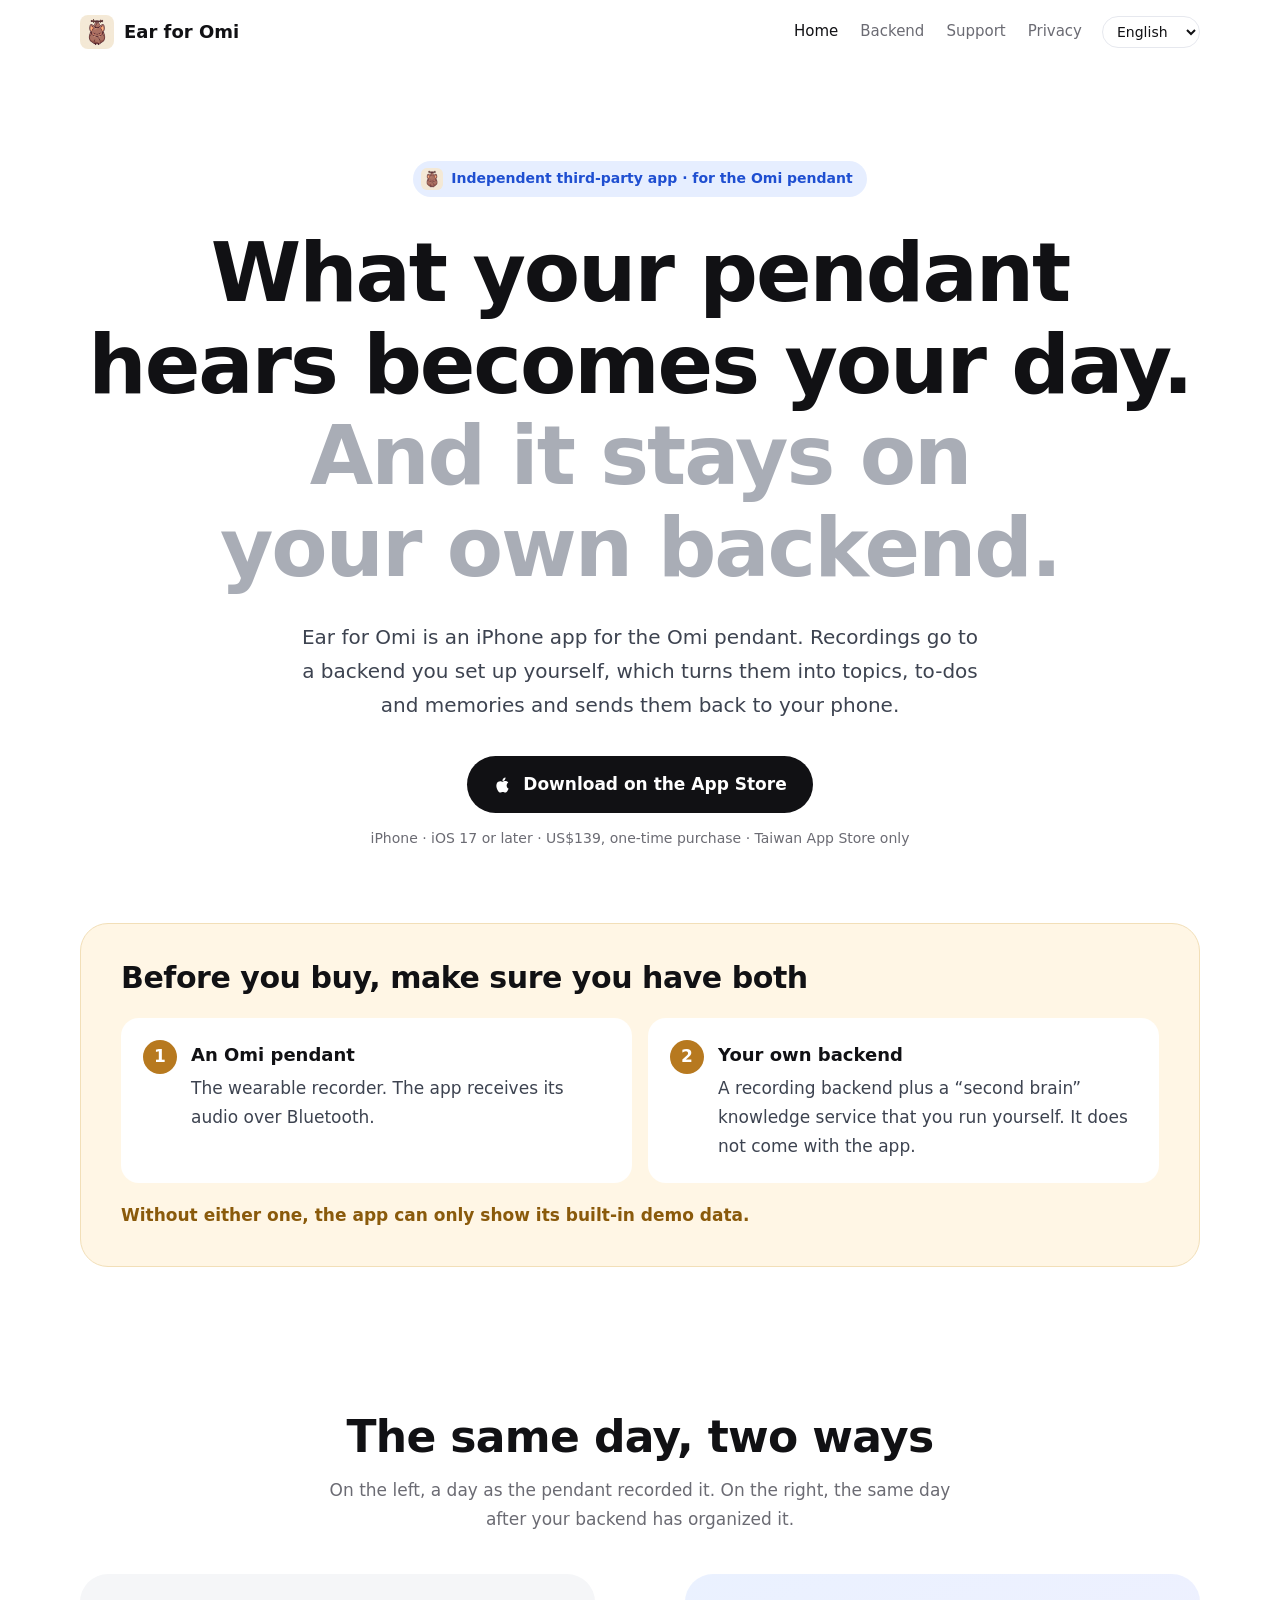
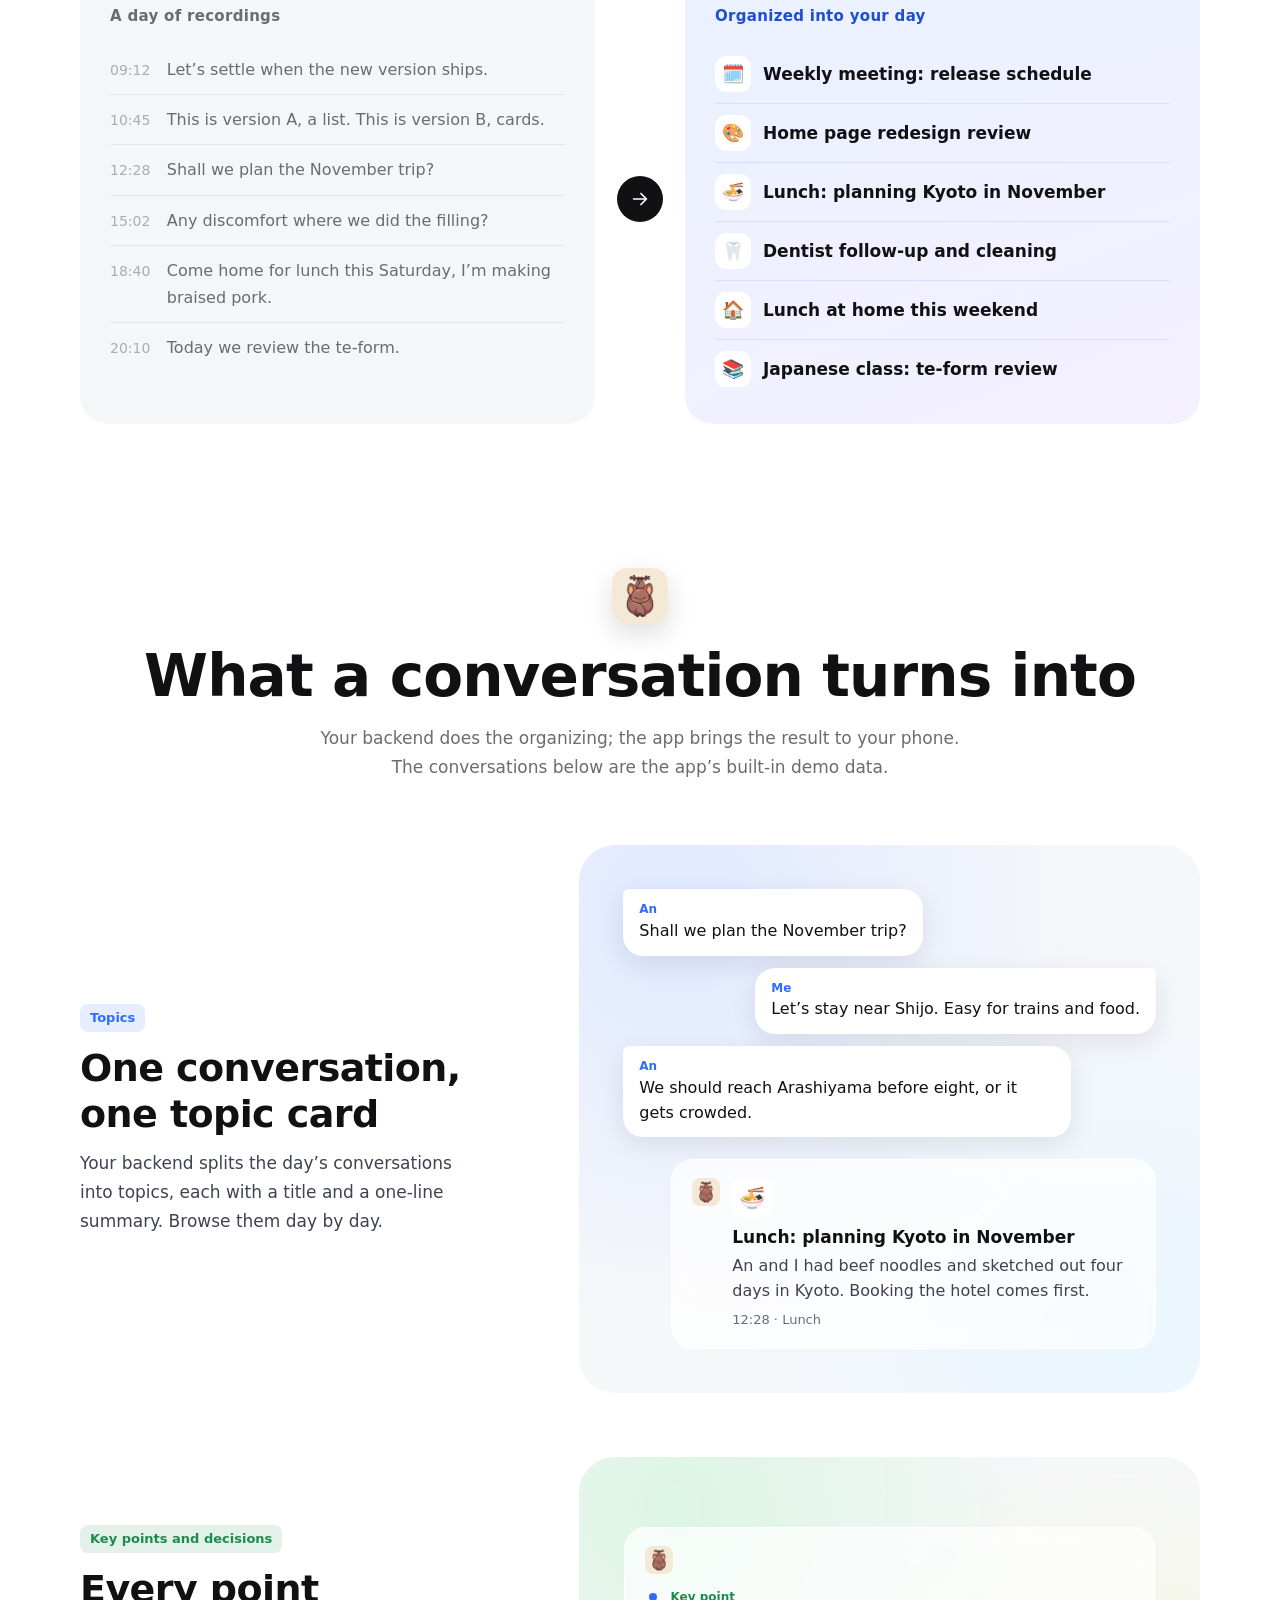
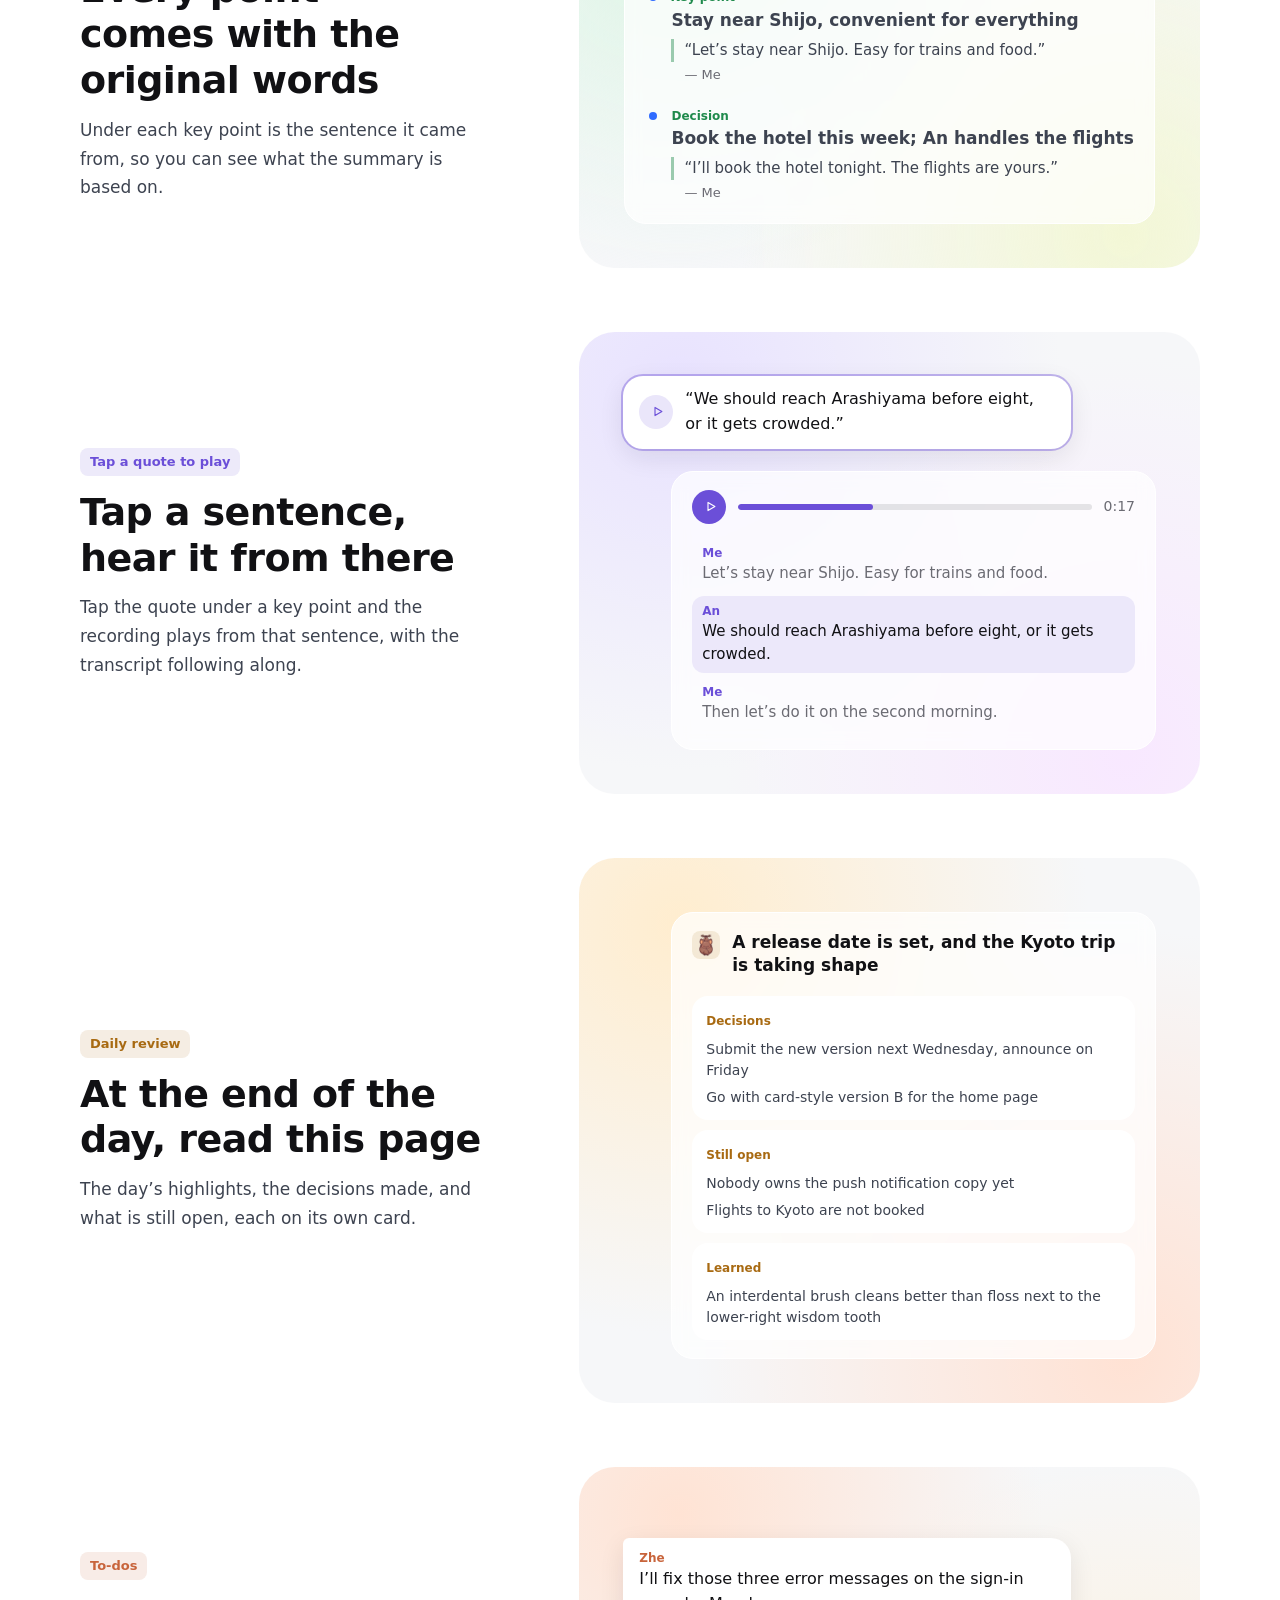
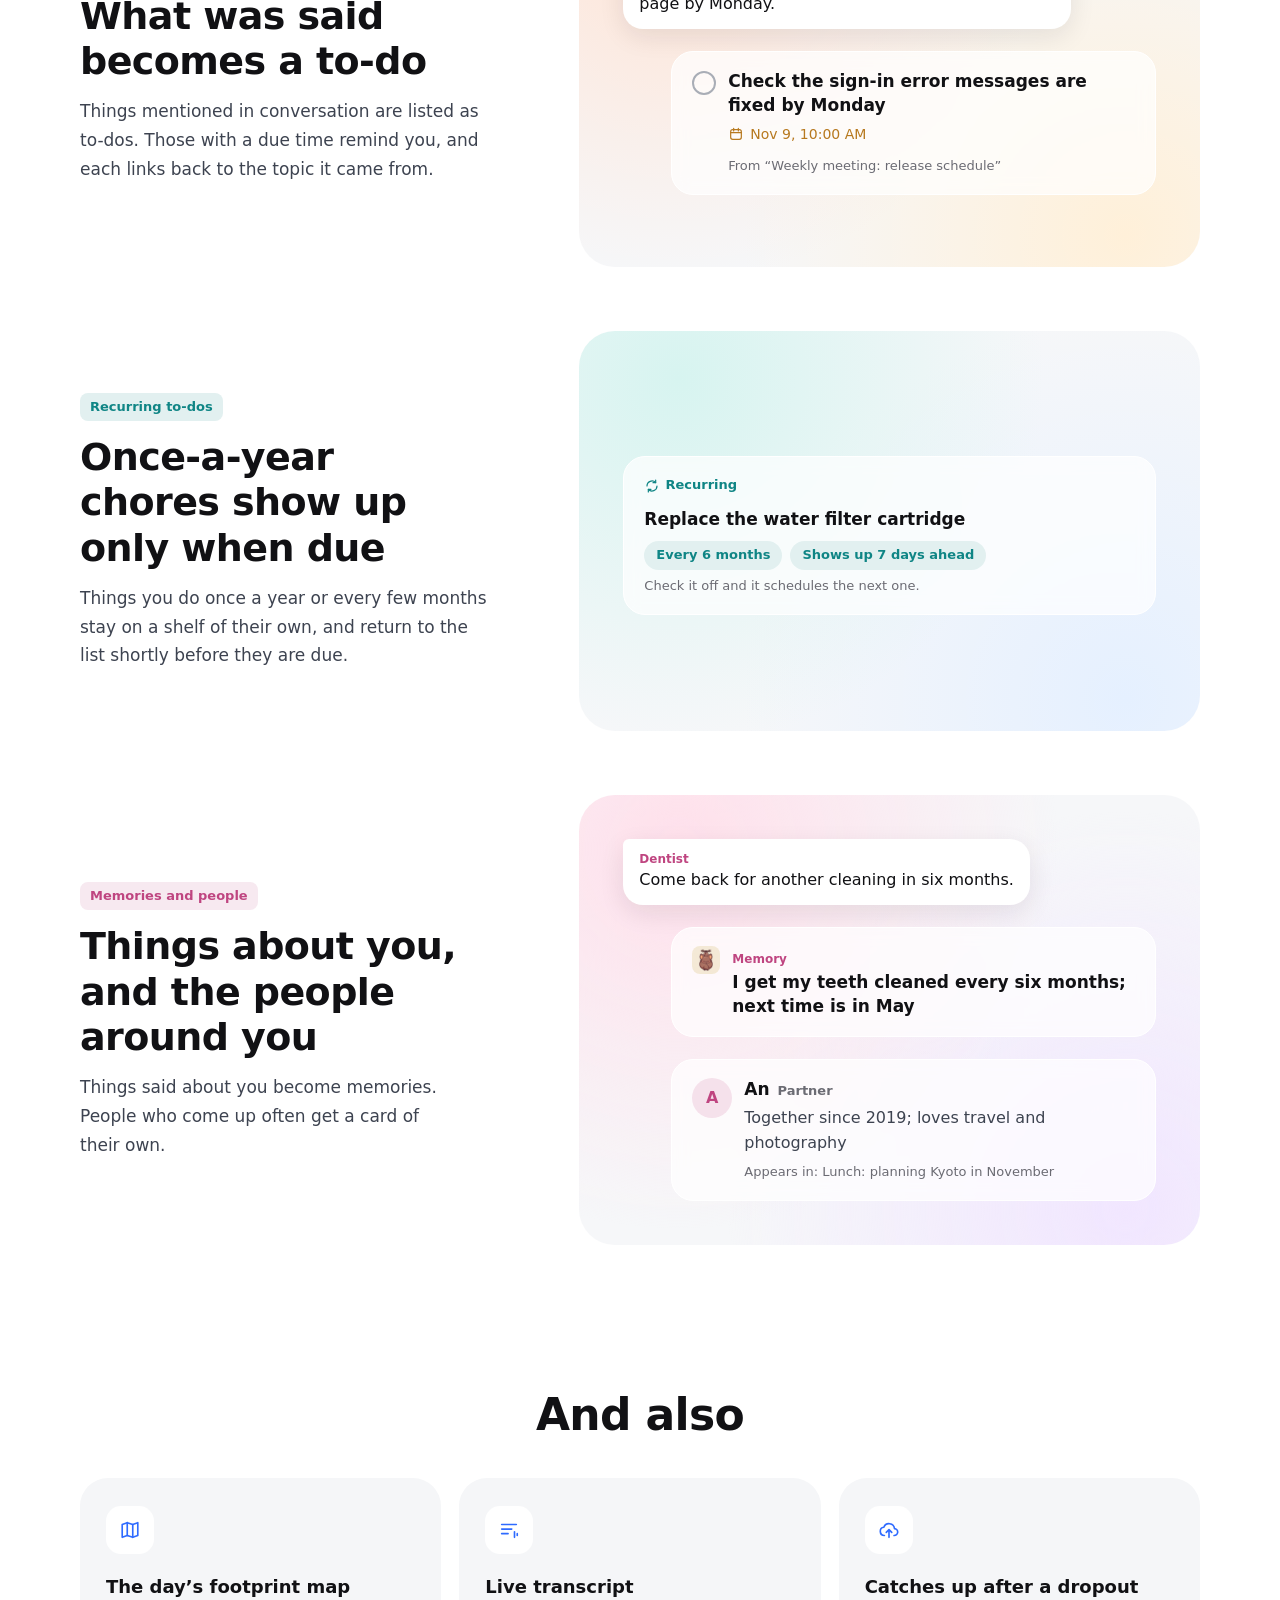
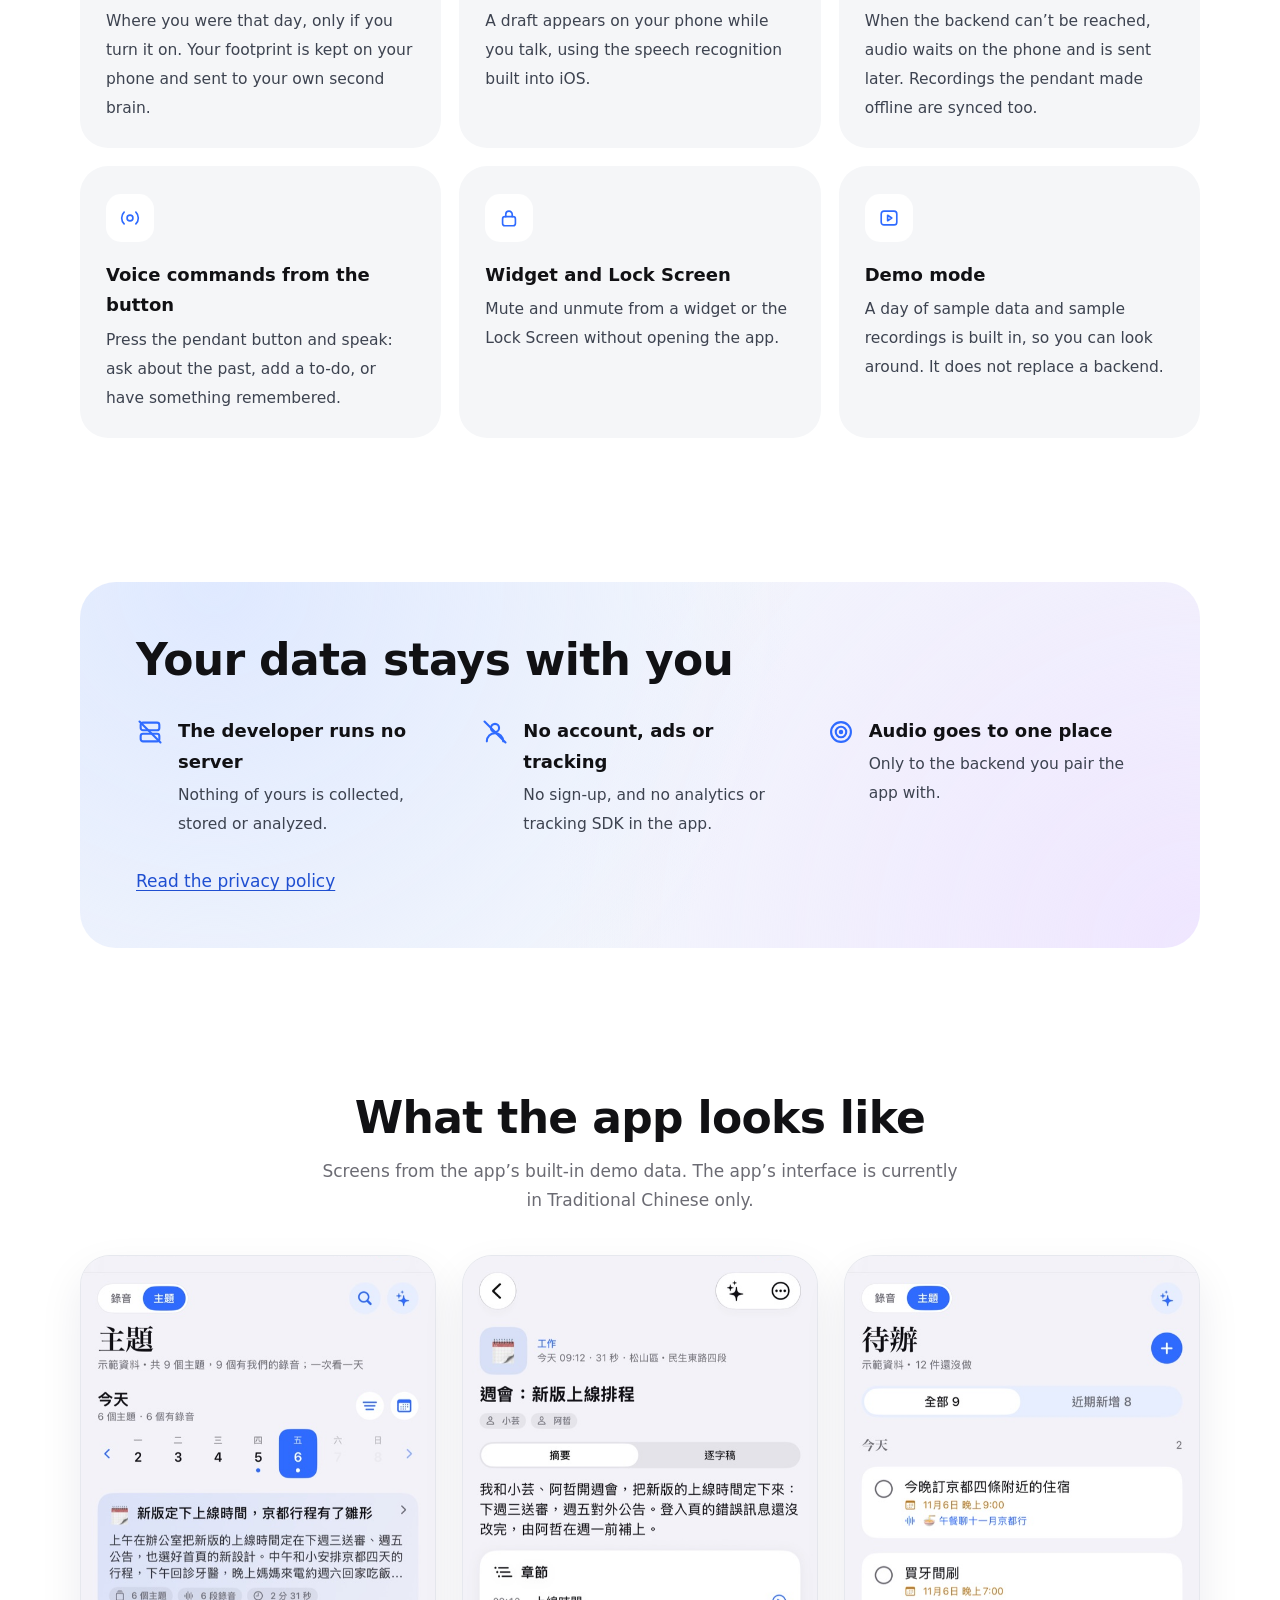
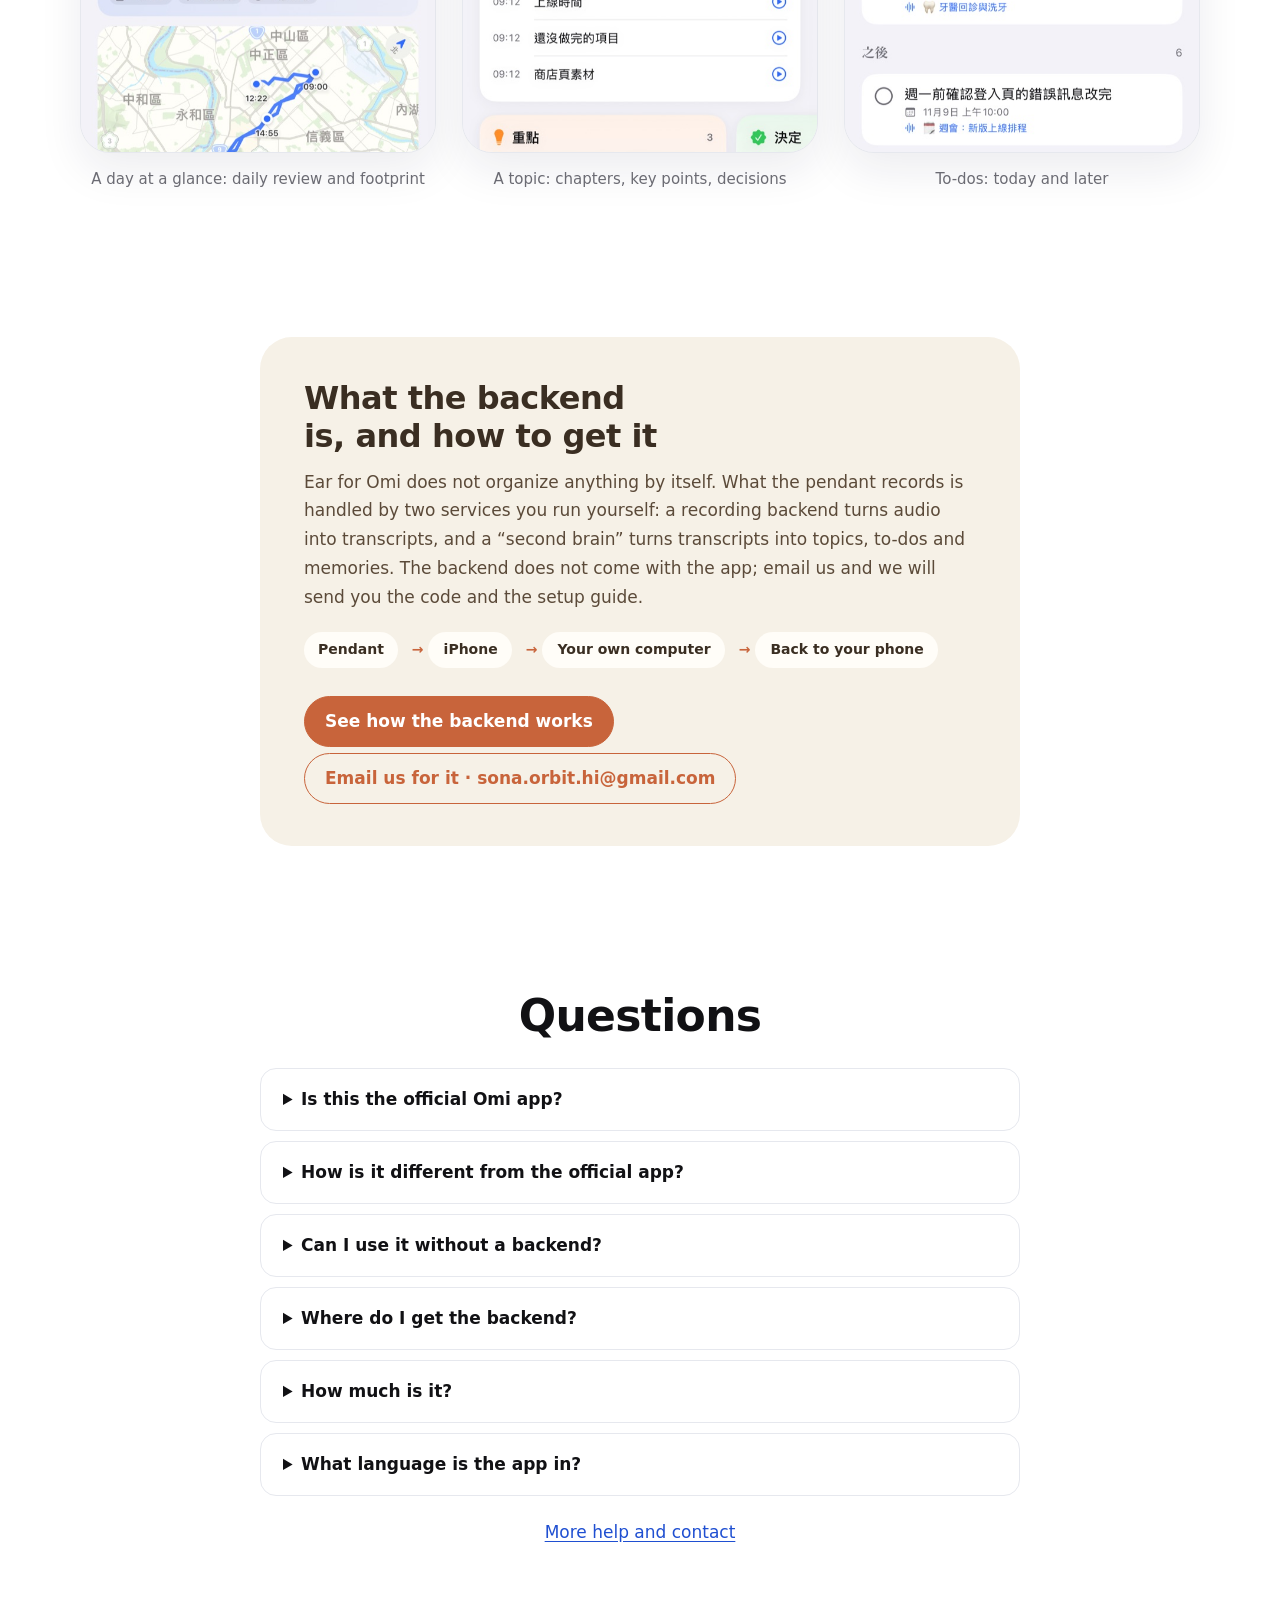
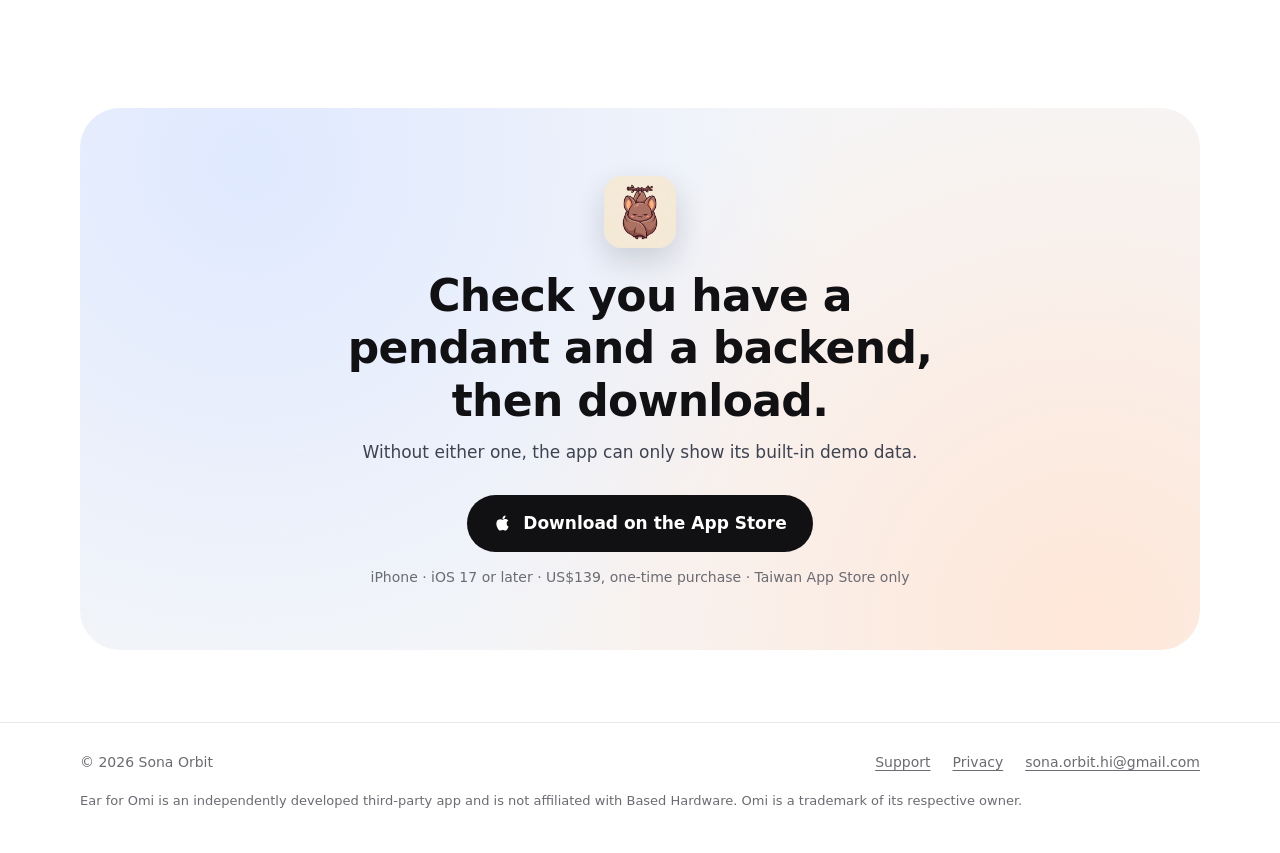
<file: index.html>
<!doctype html>
<html lang="en">
<head>
<meta charset="utf-8">
<script async src="https://www.googletagmanager.com/gtag/js?id=G-FJGRNJFB15"></script><script>window.dataLayer=window.dataLayer||[];function gtag(){dataLayer.push(arguments);}gtag("js",new Date());gtag("config","G-FJGRNJFB15");document.addEventListener("click",function(e){var a=e.target.closest&&e.target.closest("a[href]");if(!a)return;var h=a.href;if(/apps\.apple\.com\/|testflight\.apple\.com\//.test(h)){gtag("event","download_click",{link_url:h,link_text:(a.textContent||"").trim().slice(0,60)});}},true);</script>
<meta name="viewport" content="width=device-width,initial-scale=1">
<meta name="color-scheme" content="light">
<title>Ear for Omi — what your pendant hears becomes your day</title>
<meta name="description" content="Ear for Omi is an independent, third-party iPhone app for the Omi pendant. Recordings go to a backend you set up yourself, which turns them into topics, to-dos and memories and sends them back to your phone. The developer runs no server and never handles your data.">
<meta property="og:type" content="website">
<meta property="og:title" content="Ear for Omi — what your pendant hears becomes your day">
<meta property="og:description" content="Ear for Omi is an independent, third-party iPhone app for the Omi pendant. Recordings go to a backend you set up yourself, which turns them into topics, to-dos and memories and sends them back to your phone. The developer runs no server and never handles your data.">
<meta property="og:url" content="https://sona-orbit.github.io/ear-for-omi/">
<meta property="og:image" content="https://sona-orbit.github.io/ear-for-omi/assets/icon.png">
<link rel="canonical" href="https://sona-orbit.github.io/ear-for-omi/">
<link rel="alternate" hreflang="en" href="https://sona-orbit.github.io/ear-for-omi/"><link rel="alternate" hreflang="zh-Hant" href="https://sona-orbit.github.io/ear-for-omi/zh-Hant/"><link rel="alternate" hreflang="x-default" href="https://sona-orbit.github.io/ear-for-omi/">
<link rel="icon" href="assets/favicon.png">
<link rel="apple-touch-icon" href="assets/icon.png">
<link rel="stylesheet" href="assets/style.css?v=46d3cb1e">
<script>window.SITE_LOCALE='en';window.SITE_PAGE='';window.SITE_ROOT='';</script>
<script defer src="assets/site.js?v=46d3cb1e"></script>
</head>
<body>
<header class="site-header"><div class="wrap nav">
<a class="brand" href="./"><img src="assets/icon.png" alt="" width="34" height="34"><span>Ear for Omi</span></a>
<nav class="nav-links" aria-label="Main"><a href="./" aria-current="page">Home</a><a href="backend/">Backend</a><a href="support/">Support</a><a href="privacy/">Privacy</a></nav>
<label><span class="sr-only">Language</span><select class="lang" id="language" aria-label="Language"><option value="en" selected>English</option><option value="zh-Hant">繁體中文</option></select></label>
</div></header>
<main>
<section class="hero"><div class="wrap">
<p class="pill"><img src="assets/icon.png" alt="" width="22" height="22">Independent third-party app · for the Omi pendant</p>
<h1><span class="nb">What your pendant hears becomes your day.</span><span class="dim"><span class="nb">And it stays on your own backend.</span></span></h1>
<p class="lead">Ear for Omi is an iPhone app for the Omi pendant. Recordings go to a backend you set up yourself, which turns them into topics, to-dos and memories and sends them back to your phone.</p>
<a class="button" href="https://apps.apple.com/app/id6831605497"><svg viewBox="0 0 24 24" aria-hidden="true"><path d="M16.37 12.6c-.02-2.3 1.88-3.4 1.96-3.46-1.07-1.56-2.73-1.77-3.32-1.8-1.41-.14-2.76.83-3.48.83-.72 0-1.82-.81-3-.79-1.54.02-2.96.9-3.76 2.27-1.6 2.78-.41 6.9 1.15 9.16.76 1.1 1.67 2.34 2.86 2.3 1.15-.05 1.58-.74 2.97-.74 1.38 0 1.77.74 2.98.72 1.23-.02 2.01-1.12 2.76-2.23.87-1.28 1.23-2.52 1.25-2.58-.03-.01-2.4-.92-2.42-3.67zM14.1 5.86c.63-.77 1.06-1.83.94-2.89-.91.04-2.02.61-2.67 1.37-.58.67-1.1 1.76-.96 2.8 1.02.08 2.06-.52 2.69-1.28z"/></svg>Download on the App Store</a>
<p class="button-note">iPhone · iOS 17 or later · US$139, one-time purchase · Taiwan App Store only</p>
</div></section>

<section id="must"><div class="wrap">
<div class="must-box"><h2>Before you buy, make sure you have both</h2>
<ol class="must"><li><span class="num">1</span><div><b>An Omi pendant</b><span>The wearable recorder. The app receives its audio over Bluetooth.</span></div></li><li><span class="num">2</span><div><b>Your own backend</b><span>A recording backend plus a “second brain” knowledge service that you run yourself. It does not come with the app.</span></div></li></ol>
<p class="must-note">Without either one, the app can only show its built-in demo data.</p></div>
</div></section>

<section id="compare"><div class="wrap">
<h2 class="center">The same day, two ways</h2>
<p class="section-lead center">On the left, a day as the pendant recorded it. On the right, the same day after your backend has organized it.</p>
<div class="compare">
<div class="cmp raw"><h3>A day of recordings</h3><ul><li><time>09:12</time><span>Let’s settle when the new version ships.</span></li><li><time>10:45</time><span>This is version A, a list. This is version B, cards.</span></li><li><time>12:28</time><span>Shall we plan the November trip?</span></li><li><time>15:02</time><span>Any discomfort where we did the filling?</span></li><li><time>18:40</time><span>Come home for lunch this Saturday, I’m making braised pork.</span></li><li><time>20:10</time><span>Today we review the te-form.</span></li></ul></div>
<span class="cmp-arrow"><svg class="ic" viewBox="0 0 24 24" aria-hidden="true"><path d="M5 12h14M13 6l6 6-6 6"/></svg></span>
<div class="cmp tidy"><h3>Organized into your day</h3><ul><li><span class="emoji">🗓️</span><b>Weekly meeting: release schedule</b></li><li><span class="emoji">🎨</span><b>Home page redesign review</b></li><li><span class="emoji">🍜</span><b>Lunch: planning Kyoto in November</b></li><li><span class="emoji">🦷</span><b>Dentist follow-up and cleaning</b></li><li><span class="emoji">🏠</span><b>Lunch at home this weekend</b></li><li><span class="emoji">📚</span><b>Japanese class: te-form review</b></li></ul></div>
</div>
</div></section>

<section id="what"><div class="wrap">
<img class="group-bat" src="assets/icon.png" alt="" width="56" height="56">
<h2 class="center big">What a conversation turns into</h2>
<p class="section-lead center">Your backend does the organizing; the app brings the result to your phone. The conversations below are the app’s built-in demo data.</p>
<div class="row c-topic"><div class="row-text"><span class="tag">Topics</span>
<h3>One conversation, one topic card</h3><p>Your backend splits the day’s conversations into topics, each with a title and a one-line summary. Browse them day by day.</p></div><div class="demo"><div class="bubble"><span class="who">An</span><p>Shall we plan the November trip?</p></div><div class="bubble mine"><span class="who">Me</span><p>Let’s stay near Shijo. Easy for trains and food.</p></div><div class="bubble"><span class="who">An</span><p>We should reach Arashiyama before eight, or it gets crowded.</p></div><div class="result topic"><img class="bat" src="assets/icon.png" alt="" width="28" height="28"><div><span class="emoji">🍜</span>
<b>Lunch: planning Kyoto in November</b><p>An and I had beef noodles and sketched out four days in Kyoto. Booking the hotel comes first.</p><span class="meta">12:28 · Lunch</span></div></div></div></div>
<div class="row c-points"><div class="row-text"><span class="tag">Key points and decisions</span>
<h3>Every point comes with the original words</h3><p>Under each key point is the sentence it came from, so you can see what the summary is based on.</p></div><div class="demo"><div class="result points"><img class="bat" src="assets/icon.png" alt="" width="28" height="28"><ul><li><span class="kind">Key point</span><b>Stay near Shijo, convenient for everything</b><q>Let’s stay near Shijo. Easy for trains and food.</q><span class="by">— Me</span></li><li><span class="kind">Decision</span><b>Book the hotel this week; An handles the flights</b><q>I’ll book the hotel tonight. The flights are yours.</q><span class="by">— Me</span></li></ul></div></div></div>
<div class="row c-jump"><div class="row-text"><span class="tag">Tap a quote to play</span>
<h3>Tap a sentence, hear it from there</h3><p>Tap the quote under a key point and the recording plays from that sentence, with the transcript following along.</p></div><div class="demo"><div class="bubble tap"><span class="playdot"><svg class="ic" viewBox="0 0 24 24" aria-hidden="true" fill="currentColor" stroke="none"><path d="M8 5.5v13l11-6.5-11-6.5Z"/></svg></span><p><q>We should reach Arashiyama before eight, or it gets crowded.</q></p></div>
<div class="result player"><div class="bar"><span class="playdot on"><svg class="ic" viewBox="0 0 24 24" aria-hidden="true" fill="currentColor" stroke="none"><path d="M8 5.5v13l11-6.5-11-6.5Z"/></svg></span><span class="track"><i></i></span><span class="time">0:17</span></div><ul class="lines"><li class=""><span class="who">Me</span>Let’s stay near Shijo. Easy for trains and food.</li><li class="now"><span class="who">An</span>We should reach Arashiyama before eight, or it gets crowded.</li><li class=""><span class="who">Me</span>Then let’s do it on the second morning.</li></ul></div></div></div>
<div class="row c-recap"><div class="row-text"><span class="tag">Daily review</span>
<h3>At the end of the day, read this page</h3><p>The day’s highlights, the decisions made, and what is still open, each on its own card.</p></div><div class="demo"><div class="result recap"><img class="bat" src="assets/icon.png" alt="" width="28" height="28"><b class="head">A release date is set, and the Kyoto trip is taking shape</b><div class="minis"><div class="mini"><span class="kind">Decisions</span><ul><li>Submit the new version next Wednesday, announce on Friday</li><li>Go with card-style version B for the home page</li></ul></div><div class="mini"><span class="kind">Still open</span><ul><li>Nobody owns the push notification copy yet</li><li>Flights to Kyoto are not booked</li></ul></div><div class="mini"><span class="kind">Learned</span><ul><li>An interdental brush cleans better than floss next to the lower-right wisdom tooth</li></ul></div></div></div></div></div>
<div class="row c-todo"><div class="row-text"><span class="tag">To-dos</span>
<h3>What was said becomes a to-do</h3><p>Things mentioned in conversation are listed as to-dos. Those with a due time remind you, and each links back to the topic it came from.</p></div><div class="demo"><div class="bubble"><span class="who">Zhe</span><p>I’ll fix those three error messages on the sign-in page by Monday.</p></div><div class="result todo"><span class="ring"></span><div><b>Check the sign-in error messages are fixed by Monday</b>
<span class="due"><svg class="ic" viewBox="0 0 24 24" aria-hidden="true"><rect x="4" y="5.5" width="16" height="14.5" rx="3"/><path d="M4 10h16M8.5 3.5v4M15.5 3.5v4"/></svg>Nov 9, 10:00 AM</span><span class="meta">From “Weekly meeting: release schedule”</span></div></div></div></div>
<div class="row c-recurring"><div class="row-text"><span class="tag">Recurring to-dos</span>
<h3>Once-a-year chores show up only when due</h3><p>Things you do once a year or every few months stay on a shelf of their own, and return to the list shortly before they are due.</p></div><div class="demo"><div class="result todo recurring"><span class="shelf"><svg class="ic" viewBox="0 0 24 24" aria-hidden="true"><path d="M4.5 12a7.5 7.5 0 0 1 13-5.1M19.5 12a7.5 7.5 0 0 1-13 5.1"/><path d="M17.5 3v4h-4M6.5 21v-4h4"/></svg>Recurring</span><div><b>Replace the water filter cartridge</b>
<div class="chips"><span class="chip">Every 6 months</span><span class="chip">Shows up 7 days ahead</span></div><span class="meta">Check it off and it schedules the next one.</span></div></div></div></div>
<div class="row c-memory"><div class="row-text"><span class="tag">Memories and people</span>
<h3>Things about you, and the people around you</h3><p>Things said about you become memories. People who come up often get a card of their own.</p></div><div class="demo"><div class="bubble"><span class="who">Dentist</span><p>Come back for another cleaning in six months.</p></div><div class="result memory"><img class="bat" src="assets/icon.png" alt="" width="28" height="28"><div><span class="kind">Memory</span><b>I get my teeth cleaned every six months; next time is in May</b></div></div>
<div class="result person"><span class="avatar">A</span><div><b>An<span class="rel">Partner</span></b>
<p>Together since 2019; loves travel and photography</p><span class="meta">Appears in: Lunch: planning Kyoto in November</span></div></div></div></div>
</div></section>

<section id="more"><div class="wrap">
<h2 class="center">And also</h2>
<ul class="tiles"><li><span class="tile-ic"><svg class="ic" viewBox="0 0 24 24" aria-hidden="true"><path d="M9 4 3.5 6v14L9 18l6 2 5.5-2V4L15 6 9 4Z"/><path d="M9 4v14M15 6v14"/></svg></span><b>The day’s footprint map</b><span>Where you were that day, only if you turn it on. Your footprint is kept on your phone and sent to your own second brain.</span></li><li><span class="tile-ic"><svg class="ic" viewBox="0 0 24 24" aria-hidden="true"><path d="M4 6h16M4 11h11M4 16h7"/><path d="M18 14v6M21 16v2"/></svg></span><b>Live transcript</b><span>A draft appears on your phone while you talk, using the speech recognition built into iOS.</span></li><li><span class="tile-ic"><svg class="ic" viewBox="0 0 24 24" aria-hidden="true"><path d="M7 18a4.5 4.5 0 0 1-.6-8.96A6 6 0 0 1 18 10.5 3.75 3.75 0 0 1 17.5 18"/><path d="M12 20v-8M9 14.5l3-3 3 3"/></svg></span><b>Catches up after a dropout</b><span>When the backend can’t be reached, audio waits on the phone and is sent later. Recordings the pendant made offline are synced too.</span></li><li><span class="tile-ic"><svg class="ic" viewBox="0 0 24 24" aria-hidden="true"><circle cx="12" cy="12" r="3.2"/><path d="M5.6 5.6a9 9 0 0 0 0 12.8M18.4 5.6a9 9 0 0 1 0 12.8"/></svg></span><b>Voice commands from the button</b><span>Press the pendant button and speak: ask about the past, add a to-do, or have something remembered.</span></li><li><span class="tile-ic"><svg class="ic" viewBox="0 0 24 24" aria-hidden="true"><rect x="5" y="10.5" width="14" height="10" rx="2.5"/><path d="M8.5 10.5V8a3.5 3.5 0 0 1 7 0v2.5"/></svg></span><b>Widget and Lock Screen</b><span>Mute and unmute from a widget or the Lock Screen without opening the app.</span></li><li><span class="tile-ic"><svg class="ic" viewBox="0 0 24 24" aria-hidden="true"><rect x="3.5" y="4.5" width="17" height="15" rx="3"/><path d="m10.5 9 4.5 3-4.5 3V9Z"/></svg></span><b>Demo mode</b><span>A day of sample data and sample recordings is built in, so you can look around. It does not replace a backend.</span></li></ul>
</div></section>

<section id="privacy"><div class="wrap">
<div class="privacy-panel"><h2>Your data stays with you</h2><ul><li><svg class="ic" viewBox="0 0 24 24" aria-hidden="true"><rect x="4" y="4" width="16" height="6.5" rx="2"/><rect x="4" y="13.5" width="16" height="6.5" rx="2"/><path d="m3 3 18 18"/></svg><div><b>The developer runs no server</b><span>Nothing of yours is collected, stored or analyzed.</span></div></li><li><svg class="ic" viewBox="0 0 24 24" aria-hidden="true"><circle cx="12" cy="8.5" r="3.5"/><path d="M5 20a7 7 0 0 1 14 0"/><path d="m3 3 18 18"/></svg><div><b>No account, ads or tracking</b><span>No sign-up, and no analytics or tracking SDK in the app.</span></div></li><li><svg class="ic" viewBox="0 0 24 24" aria-hidden="true"><circle cx="12" cy="12" r="8.5"/><circle cx="12" cy="12" r="4.5"/><circle cx="12" cy="12" r="1"/></svg><div><b>Audio goes to one place</b><span>Only to the backend you pair the app with.</span></div></li></ul>
<p><a href="privacy/">Read the privacy policy</a></p></div>
</div></section>

<section id="screens"><div class="wrap">
<h2 class="center">What the app looks like</h2>
<p class="section-lead center">Screens from the app’s built-in demo data. The app’s interface is currently in Traditional Chinese only.</p>
<div class="screens"><figure><div class="screen"><img src="assets/shot-topics.jpg" alt="Ear for Omi screenshot" width="600" height="1300" loading="lazy"></div><figcaption>A day at a glance: daily review and footprint</figcaption></figure><figure><div class="screen"><img src="assets/shot-summary.jpg" alt="Ear for Omi screenshot" width="600" height="1300" loading="lazy"></div><figcaption>A topic: chapters, key points, decisions</figcaption></figure><figure><div class="screen"><img src="assets/shot-todos.jpg" alt="Ear for Omi screenshot" width="600" height="1300" loading="lazy"></div><figcaption>To-dos: today and later</figcaption></figure></div>
</div></section>

<section id="backend"><div class="wrap narrow">
<div class="backend-box"><h2>What the backend is, and how to get it</h2><p>Ear for Omi does not organize anything by itself. What the pendant records is handled by two services you run yourself: a recording backend turns audio into transcripts, and a “second brain” turns transcripts into topics, to-dos and memories. The backend does not come with the app; email us and we will send you the code and the setup guide.</p>
<ol class="chain"><li>Pendant</li><li>iPhone</li><li>Your own computer</li><li>Back to your phone</li></ol>
<a class="ghost solid" href="backend/">See how the backend works</a>
<a class="ghost" href="mailto:sona.orbit.hi@gmail.com">Email us for it · sona.orbit.hi@gmail.com</a></div>
</div></section>

<section id="faq"><div class="wrap narrow">
<h2 class="center">Questions</h2>
<details><summary>Is this the official Omi app?</summary><p>No. Ear for Omi is an independent, third-party client. It is not affiliated with Based Hardware.</p></details><details><summary>How is it different from the official app?</summary><p>Recordings and data go to a backend you set up yourself. The developer has no server and never handles your data.</p></details><details><summary>Can I use it without a backend?</summary><p>No. Without your own backend the app can only show its built-in demo data. Please make sure you have a backend before you buy.</p></details><details><summary>Where do I get the backend?</summary><p>The backend does not come with the app. Email the support address and we will send you the code and the setup guide. How it works and what you need are on the Backend page.</p></details><details><summary>How much is it?</summary><p>US$139, a one-time purchase with no subscription. It is currently available only on the Taiwan App Store, where the price is shown in New Taiwan dollars.</p></details><details><summary>What language is the app in?</summary><p>The app’s interface is currently in Traditional Chinese only.</p></details>
<p class="center"><a href="support/">More help and contact</a></p>
</div></section>

<section id="cta"><div class="wrap">
<div class="cta-card"><img src="assets/icon.png" alt="" width="72" height="72">
<h2>Check you have a pendant and a backend, then download.</h2><p>Without either one, the app can only show its built-in demo data.</p>
<a class="button" href="https://apps.apple.com/app/id6831605497"><svg viewBox="0 0 24 24" aria-hidden="true"><path d="M16.37 12.6c-.02-2.3 1.88-3.4 1.96-3.46-1.07-1.56-2.73-1.77-3.32-1.8-1.41-.14-2.76.83-3.48.83-.72 0-1.82-.81-3-.79-1.54.02-2.96.9-3.76 2.27-1.6 2.78-.41 6.9 1.15 9.16.76 1.1 1.67 2.34 2.86 2.3 1.15-.05 1.58-.74 2.97-.74 1.38 0 1.77.74 2.98.72 1.23-.02 2.01-1.12 2.76-2.23.87-1.28 1.23-2.52 1.25-2.58-.03-.01-2.4-.92-2.42-3.67zM14.1 5.86c.63-.77 1.06-1.83.94-2.89-.91.04-2.02.61-2.67 1.37-.58.67-1.1 1.76-.96 2.8 1.02.08 2.06-.52 2.69-1.28z"/></svg>Download on the App Store</a>
<p class="button-note">iPhone · iOS 17 or later · US$139, one-time purchase · Taiwan App Store only</p></div>
</div></section>
</main>
<footer><div class="wrap">
<div class="footer-row">
<span>© 2026 Sona Orbit</span><span class="spacer"></span>
<a href="support/">Support</a>
<a href="privacy/">Privacy</a>
<a href="mailto:sona.orbit.hi@gmail.com">sona.orbit.hi@gmail.com</a>
</div>
<p class="disclaimer">Ear for Omi is an independently developed third-party app and is not affiliated with Based Hardware. Omi is a trademark of its respective owner.</p>
</div></footer>
</body>
</html>
</file>
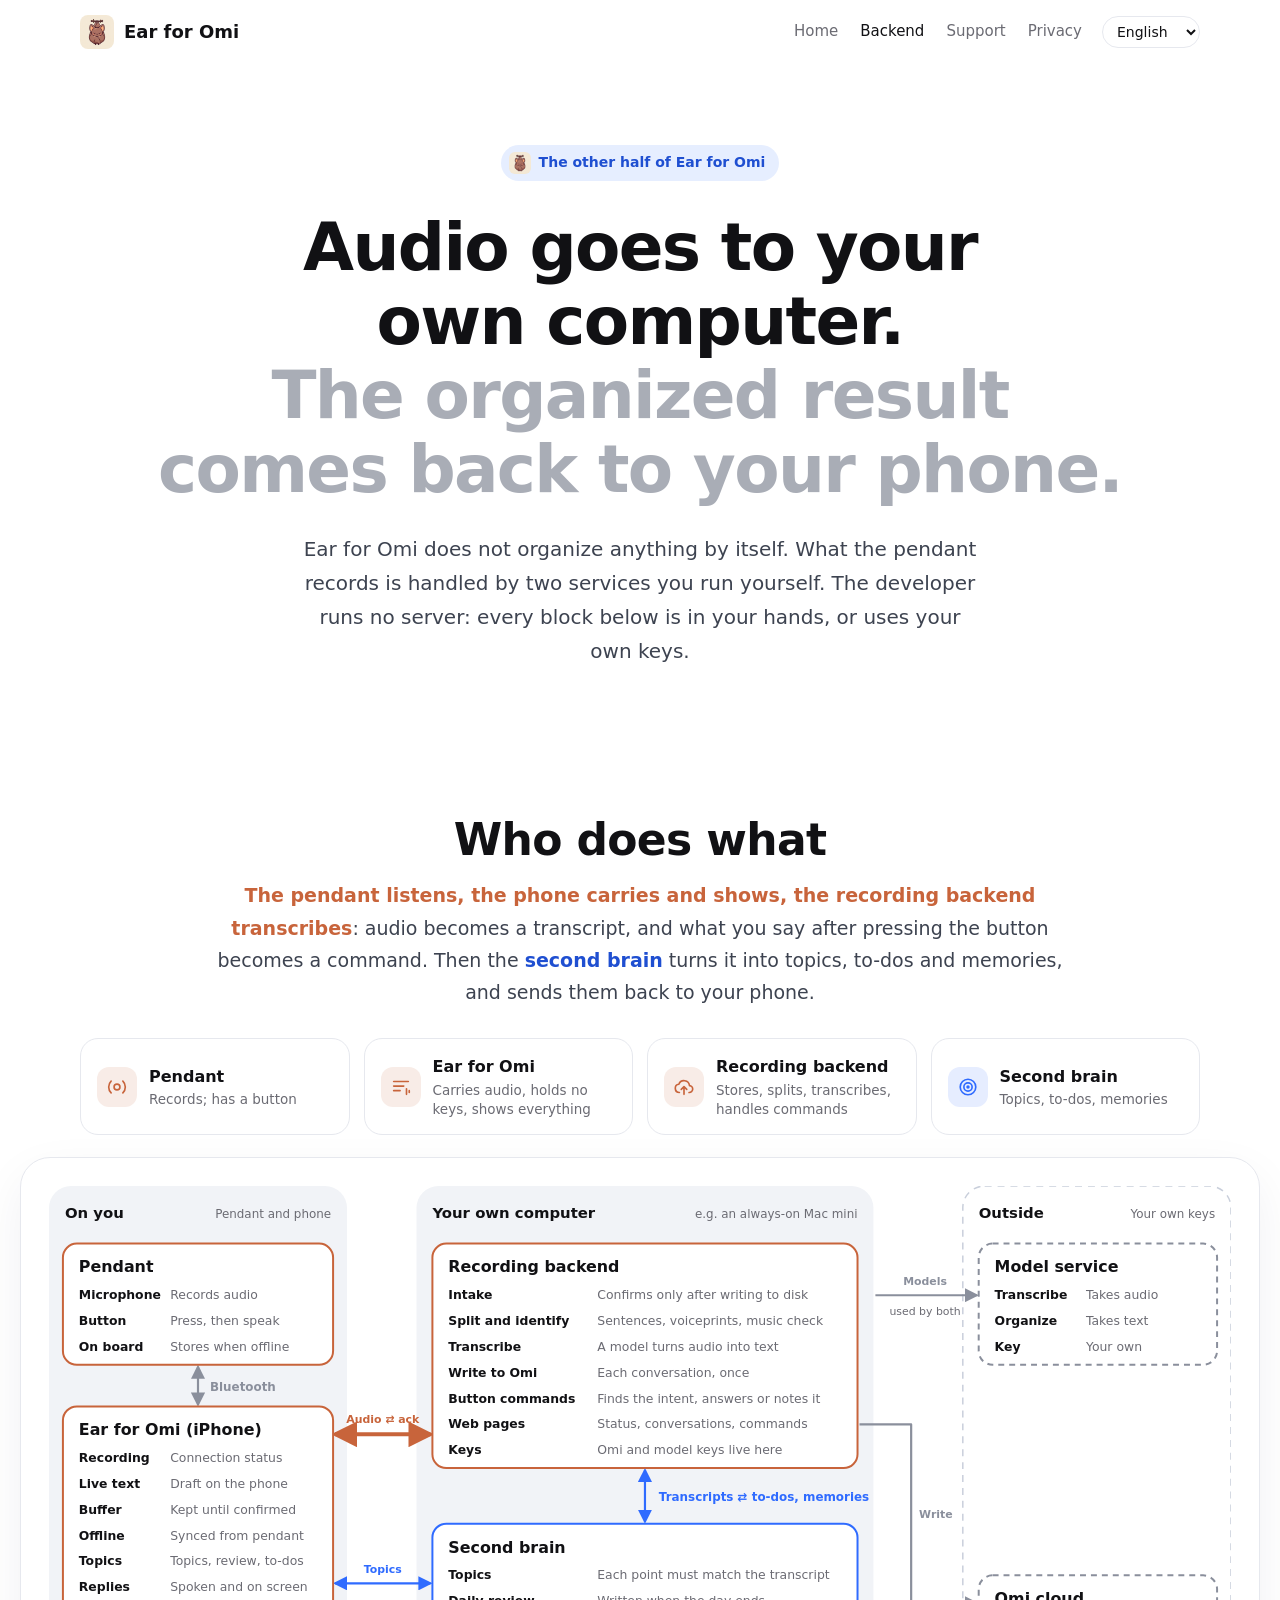
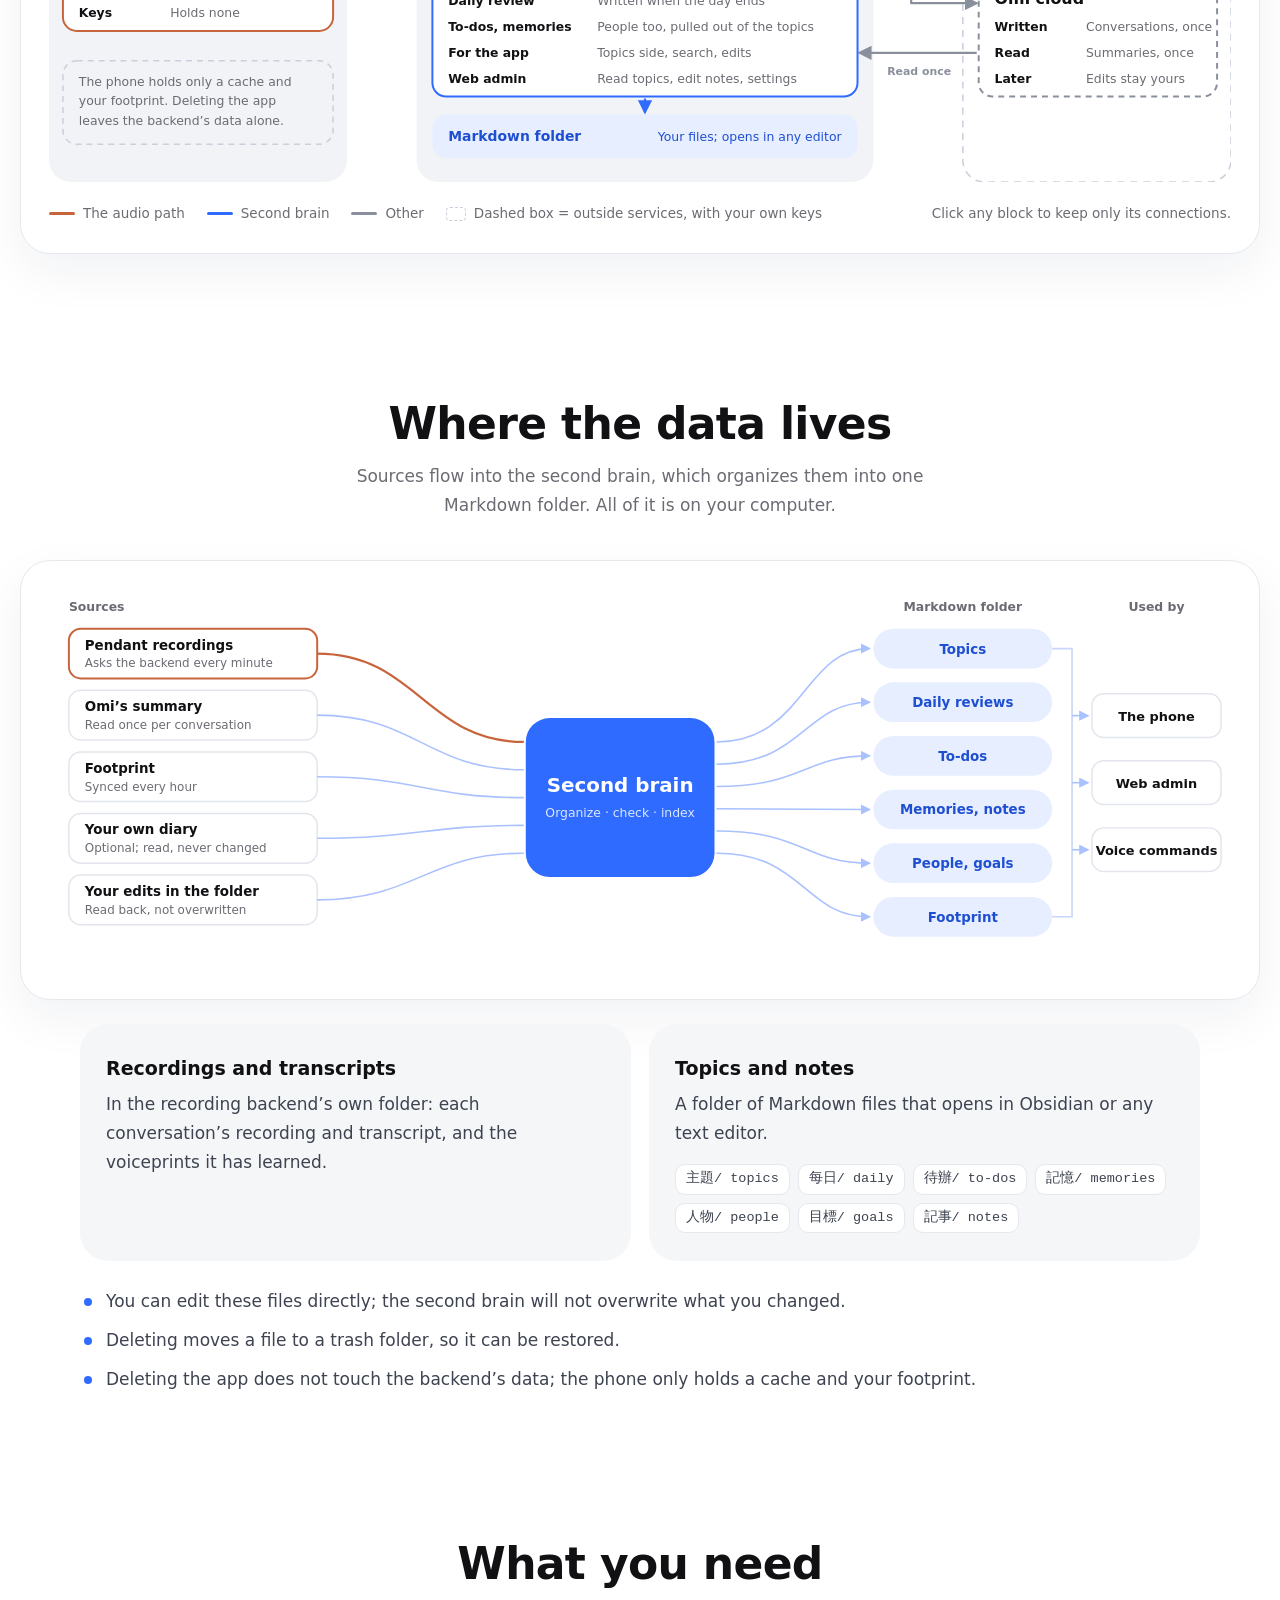
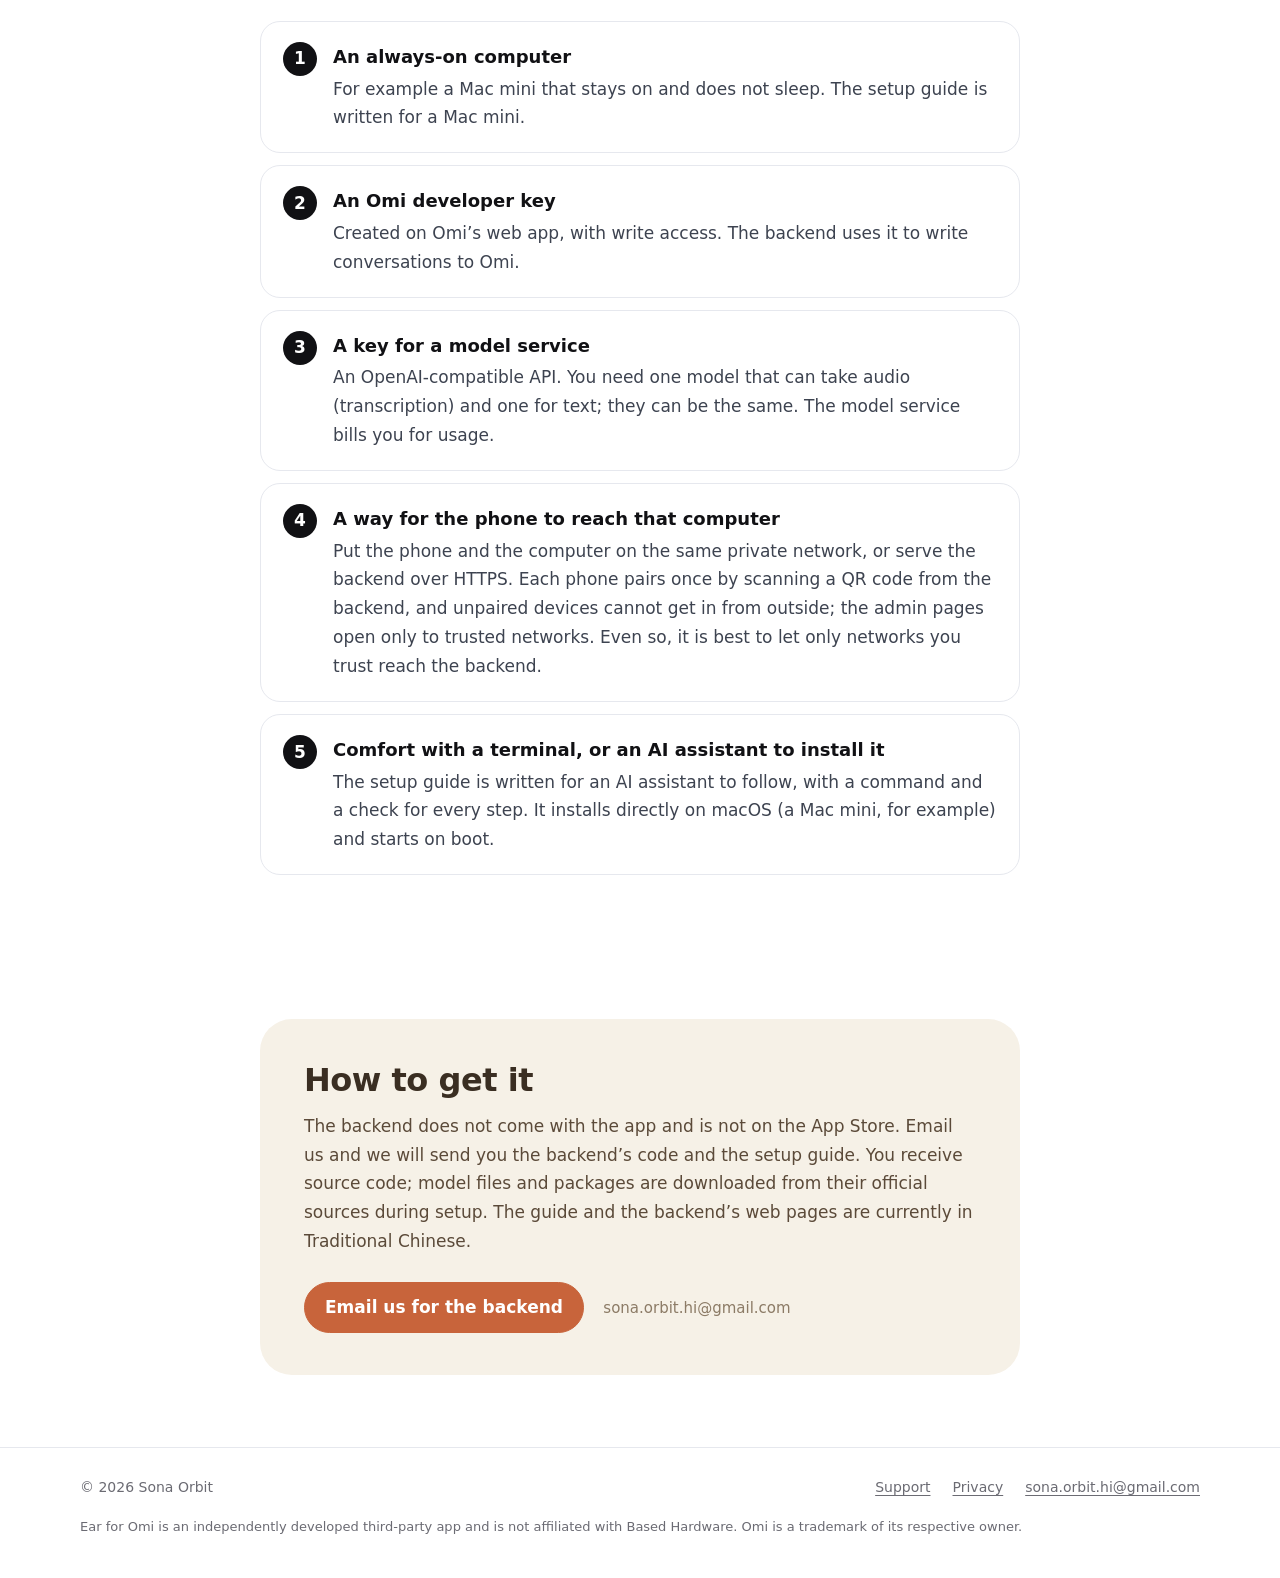
<file: backend/index.html>
<!doctype html>
<html lang="en">
<head>
<meta charset="utf-8">
<script async src="https://www.googletagmanager.com/gtag/js?id=G-FJGRNJFB15"></script><script>window.dataLayer=window.dataLayer||[];function gtag(){dataLayer.push(arguments);}gtag("js",new Date());gtag("config","G-FJGRNJFB15");document.addEventListener("click",function(e){var a=e.target.closest&&e.target.closest("a[href]");if(!a)return;var h=a.href;if(/apps\.apple\.com\/|testflight\.apple\.com\//.test(h)){gtag("event","download_click",{link_url:h,link_text:(a.textContent||"").trim().slice(0,60)});}},true);</script>
<meta name="viewport" content="width=device-width,initial-scale=1">
<meta name="color-scheme" content="light">
<title>Backend — Ear for Omi</title>
<meta name="description" content="The Ear for Omi backend is two services you run yourself: a recording backend that turns audio into transcripts, and a second brain that turns transcripts into topics, to-dos and memories. This page covers who does what, where the data lives, what you need, and how to get it.">
<meta property="og:type" content="website">
<meta property="og:title" content="Backend — Ear for Omi">
<meta property="og:description" content="The Ear for Omi backend is two services you run yourself: a recording backend that turns audio into transcripts, and a second brain that turns transcripts into topics, to-dos and memories. This page covers who does what, where the data lives, what you need, and how to get it.">
<meta property="og:url" content="https://sona-orbit.github.io/ear-for-omi/backend/">
<meta property="og:image" content="https://sona-orbit.github.io/ear-for-omi/assets/icon.png">
<link rel="canonical" href="https://sona-orbit.github.io/ear-for-omi/backend/">
<link rel="alternate" hreflang="en" href="https://sona-orbit.github.io/ear-for-omi/backend/"><link rel="alternate" hreflang="zh-Hant" href="https://sona-orbit.github.io/ear-for-omi/zh-Hant/backend/"><link rel="alternate" hreflang="x-default" href="https://sona-orbit.github.io/ear-for-omi/backend/">
<link rel="icon" href="../assets/favicon.png">
<link rel="apple-touch-icon" href="../assets/icon.png">
<link rel="stylesheet" href="../assets/style.css?v=46d3cb1e">
<script>window.SITE_LOCALE='en';window.SITE_PAGE='backend/';window.SITE_ROOT='../';</script>
<script defer src="../assets/site.js?v=46d3cb1e"></script>
</head>
<body>
<header class="site-header"><div class="wrap nav">
<a class="brand" href="../"><img src="../assets/icon.png" alt="" width="34" height="34"><span>Ear for Omi</span></a>
<nav class="nav-links" aria-label="Main"><a href="../">Home</a><a href="../backend/" aria-current="page">Backend</a><a href="../support/">Support</a><a href="../privacy/">Privacy</a></nav>
<label><span class="sr-only">Language</span><select class="lang" id="language" aria-label="Language"><option value="en" selected>English</option><option value="zh-Hant">繁體中文</option></select></label>
</div></header>
<main>
<section class="hero sub"><div class="wrap">
<p class="pill"><img src="../assets/icon.png" alt="" width="22" height="22">The other half of Ear for Omi</p>
<h1><span class="nb">Audio goes to your own computer.</span><span class="dim"><span class="nb">The organized result comes back to your phone.</span></span></h1>
<p class="lead">Ear for Omi does not organize anything by itself. What the pendant records is handled by two services you run yourself. The developer runs no server: every block below is in your hands, or uses your own keys.</p>
</div></section>

<section id="map"><div class="wrap wide">
<h2 class="center">Who does what</h2>
<p class="map-lead"><b class="k-c">The pendant listens, the phone carries and shows, the recording backend transcribes</b>: audio becomes a transcript, and what you say after pressing the button becomes a command. Then the <b class="k-b">second brain</b> turns it into topics, to-dos and memories, and sends them back to your phone.</p>
<ul class="roles"><li class="k-c"><span class="role-ic"><svg class="ic" viewBox="0 0 24 24" aria-hidden="true"><circle cx="12" cy="12" r="3.2"/><path d="M5.6 5.6a9 9 0 0 0 0 12.8M18.4 5.6a9 9 0 0 1 0 12.8"/></svg></span><div><b>Pendant</b><span>Records; has a button</span></div></li><li class="k-c"><span class="role-ic"><svg class="ic" viewBox="0 0 24 24" aria-hidden="true"><path d="M4 6h16M4 11h11M4 16h7"/><path d="M18 14v6M21 16v2"/></svg></span><div><b>Ear for Omi</b><span>Carries audio, holds no keys, shows everything</span></div></li><li class="k-c"><span class="role-ic"><svg class="ic" viewBox="0 0 24 24" aria-hidden="true"><path d="M7 18a4.5 4.5 0 0 1-.6-8.96A6 6 0 0 1 18 10.5 3.75 3.75 0 0 1 17.5 18"/><path d="M12 20v-8M9 14.5l3-3 3 3"/></svg></span><div><b>Recording backend</b><span>Stores, splits, transcribes, handles commands</span></div></li><li class="k-b"><span class="role-ic"><svg class="ic" viewBox="0 0 24 24" aria-hidden="true"><circle cx="12" cy="12" r="8.5"/><circle cx="12" cy="12" r="4.5"/><circle cx="12" cy="12" r="1"/></svg></span><div><b>Second brain</b><span>Topics, to-dos, memories</span></div></li></ul>
<div class="diagram">
<div class="diagram-d"><svg class="arch-svg" viewBox="0 0 1190 600" xmlns="http://www.w3.org/2000/svg" font-family="system-ui, -apple-system, PingFang TC, Noto Sans TC, Microsoft JhengHei, sans-serif" role="img" aria-label="Architecture: the pendant and phone, the recording backend and second brain on your own computer, a model service and Omi cloud outside, and how they connect"><defs><marker id="mc" viewBox="0 0 10 10" refX="8.5" refY="5" markerWidth="6.5" markerHeight="6.5" orient="auto-start-reverse"><path d="M0 0 10 5 0 10z" fill="#c8643b"/></marker><marker id="mb" viewBox="0 0 10 10" refX="8.5" refY="5" markerWidth="6.5" markerHeight="6.5" orient="auto-start-reverse"><path d="M0 0 10 5 0 10z" fill="#2f6bff"/></marker><marker id="mg" viewBox="0 0 10 10" refX="8.5" refY="5" markerWidth="6.5" markerHeight="6.5" orient="auto-start-reverse"><path d="M0 0 10 5 0 10z" fill="#8a8f9c"/></marker><marker id="ml" viewBox="0 0 10 10" refX="8.5" refY="5" markerWidth="6.5" markerHeight="6.5" orient="auto-start-reverse"><path d="M0 0 10 5 0 10z" fill="#a9c1ff"/></marker></defs><rect x="0" y="0" width="300" height="600" rx="22" fill="#f1f3f7"/><text x="16" y="32" font-size="15" font-weight="700" fill="#111114">On you</text><text x="284" y="32" font-size="12" fill="#6b6b73" text-anchor="end">Pendant and phone</text><rect x="370" y="0" width="460" height="600" rx="22" fill="#f1f3f7"/><text x="386" y="32" font-size="15" font-weight="700" fill="#111114">Your own computer</text><text x="814" y="32" font-size="12" fill="#6b6b73" text-anchor="end">e.g. an always-on Mac mini</text><rect x="920" y="0" width="270" height="600" rx="22" fill="none" stroke="#c9cfdb" stroke-width="1.5" stroke-dasharray="7 6"/><text x="936" y="32" font-size="15" font-weight="700" fill="#111114">Outside</text><text x="1174" y="32" font-size="12" fill="#6b6b73" text-anchor="end">Your own keys</text><rect x="14" y="478" width="272" height="84" rx="14" fill="none" stroke="#c9cfdb" stroke-width="1.5" stroke-dasharray="6 5"/><text x="30" y="503" font-size="12.5" fill="#6b6b73">The phone holds only a cache and</text><text x="30" y="523" font-size="12.5" fill="#6b6b73">your footprint. Deleting the app</text><text x="30" y="543" font-size="12.5" fill="#6b6b73">leaves the backend’s data alone.</text><g class="edge" data-ends="pendant app"><path d="M150 182 L150 220" fill="none" stroke="#8a8f9c" stroke-width="2.2" stroke-linejoin="round" marker-start="url(#mg)" marker-end="url(#mg)"/><text x="162" y="206" font-size="12" font-weight="600" fill="#8a8f9c" text-anchor="start">Bluetooth</text></g><g class="edge" data-ends="app rec"><path d="M288 250 L384 250" fill="none" stroke="#c8643b" stroke-width="4" stroke-linejoin="round" marker-start="url(#mc)" marker-end="url(#mc)"/><text x="336" y="239" font-size="11" font-weight="600" fill="#c8643b" text-anchor="middle">Audio ⇄ ack</text></g><g class="edge" data-ends="app brain"><path d="M288 400 L384 400" fill="none" stroke="#2f6bff" stroke-width="2.2" stroke-linejoin="round" marker-start="url(#mb)" marker-end="url(#mb)"/><text x="336" y="390" font-size="11" font-weight="600" fill="#2f6bff" text-anchor="middle">Topics</text></g><g class="edge" data-ends="rec brain"><path d="M600 286 L600 338" fill="none" stroke="#2f6bff" stroke-width="2.2" stroke-linejoin="round" marker-start="url(#mb)" marker-end="url(#mb)"/><text x="614" y="317" font-size="12" font-weight="600" fill="#2f6bff" text-anchor="start">Transcripts ⇄ to-dos, memories</text></g><g class="edge" data-ends="brain md"><path d="M600 516 L600 530" fill="none" stroke="#2f6bff" stroke-width="2.2" stroke-linejoin="round" marker-end="url(#mb)"/></g><g class="edge" data-ends="rec brain model"><path d="M832 110 L934 110" fill="none" stroke="#8a8f9c" stroke-width="2.2" stroke-linejoin="round" marker-end="url(#mg)"/><text x="882" y="100" font-size="11" font-weight="600" fill="#8a8f9c" text-anchor="middle">Models</text><text x="882" y="130" font-size="11" fill="#6b6b73" text-anchor="middle">used by both</text></g><g class="edge" data-ends="rec omi"><path d="M816 240 L868 240 L868 420 L934 420" fill="none" stroke="#8a8f9c" stroke-width="2.2" stroke-linejoin="round" marker-end="url(#mg)"/><text x="876" y="334" font-size="11" font-weight="600" fill="#8a8f9c" text-anchor="start">Write</text></g><g class="edge" data-ends="omi brain"><path d="M934 470 L816 470" fill="none" stroke="#8a8f9c" stroke-width="2.2" stroke-linejoin="round" marker-end="url(#mg)"/><text x="876" y="492" font-size="11" font-weight="600" fill="#8a8f9c" text-anchor="middle">Read once</text></g><g class="node" data-id="pendant" tabindex="0" role="button" aria-label="Pendant"><rect x="14" y="58" width="272" height="122" rx="14" fill="#fff" stroke="#c8643b" stroke-width="2"/><text x="30" y="87" font-size="16" font-weight="700" fill="#111114">Pendant</text><text x="30" y="114" font-size="12.5" font-weight="700" fill="#111114">Microphone</text><text x="122" y="114" font-size="12.5" fill="#6b6b73">Records audio</text><text x="30" y="140" font-size="12.5" font-weight="700" fill="#111114">Button</text><text x="122" y="140" font-size="12.5" fill="#6b6b73">Press, then speak</text><text x="30" y="166" font-size="12.5" font-weight="700" fill="#111114">On board</text><text x="122" y="166" font-size="12.5" fill="#6b6b73">Stores when offline</text></g><g class="node" data-id="app" tabindex="0" role="button" aria-label="Ear for Omi (iPhone)"><rect x="14" y="222" width="272" height="226" rx="14" fill="#fff" stroke="#c8643b" stroke-width="2"/><text x="30" y="251" font-size="16" font-weight="700" fill="#111114">Ear for Omi (iPhone)</text><text x="30" y="278" font-size="12.5" font-weight="700" fill="#111114">Recording</text><text x="122" y="278" font-size="12.5" fill="#6b6b73">Connection status</text><text x="30" y="304" font-size="12.5" font-weight="700" fill="#111114">Live text</text><text x="122" y="304" font-size="12.5" fill="#6b6b73">Draft on the phone</text><text x="30" y="330" font-size="12.5" font-weight="700" fill="#111114">Buffer</text><text x="122" y="330" font-size="12.5" fill="#6b6b73">Kept until confirmed</text><text x="30" y="356" font-size="12.5" font-weight="700" fill="#111114">Offline</text><text x="122" y="356" font-size="12.5" fill="#6b6b73">Synced from pendant</text><text x="30" y="382" font-size="12.5" font-weight="700" fill="#111114">Topics</text><text x="122" y="382" font-size="12.5" fill="#6b6b73">Topics, review, to-dos</text><text x="30" y="408" font-size="12.5" font-weight="700" fill="#111114">Replies</text><text x="122" y="408" font-size="12.5" fill="#6b6b73">Spoken and on screen</text><text x="30" y="434" font-size="12.5" font-weight="700" fill="#111114">Keys</text><text x="122" y="434" font-size="12.5" fill="#6b6b73">Holds none</text></g><g class="node" data-id="rec" tabindex="0" role="button" aria-label="Recording backend"><rect x="386" y="58" width="428" height="226" rx="14" fill="#fff" stroke="#c8643b" stroke-width="2"/><text x="402" y="87" font-size="16" font-weight="700" fill="#111114">Recording backend</text><text x="402" y="114" font-size="12.5" font-weight="700" fill="#111114">Intake</text><text x="552" y="114" font-size="12.5" fill="#6b6b73">Confirms only after writing to disk</text><text x="402" y="140" font-size="12.5" font-weight="700" fill="#111114">Split and identify</text><text x="552" y="140" font-size="12.5" fill="#6b6b73">Sentences, voiceprints, music check</text><text x="402" y="166" font-size="12.5" font-weight="700" fill="#111114">Transcribe</text><text x="552" y="166" font-size="12.5" fill="#6b6b73">A model turns audio into text</text><text x="402" y="192" font-size="12.5" font-weight="700" fill="#111114">Write to Omi</text><text x="552" y="192" font-size="12.5" fill="#6b6b73">Each conversation, once</text><text x="402" y="218" font-size="12.5" font-weight="700" fill="#111114">Button commands</text><text x="552" y="218" font-size="12.5" fill="#6b6b73">Finds the intent, answers or notes it</text><text x="402" y="244" font-size="12.5" font-weight="700" fill="#111114">Web pages</text><text x="552" y="244" font-size="12.5" fill="#6b6b73">Status, conversations, commands</text><text x="402" y="270" font-size="12.5" font-weight="700" fill="#111114">Keys</text><text x="552" y="270" font-size="12.5" fill="#6b6b73">Omi and model keys live here</text></g><g class="node" data-id="brain" tabindex="0" role="button" aria-label="Second brain"><rect x="386" y="340" width="428" height="174" rx="14" fill="#fff" stroke="#2f6bff" stroke-width="2"/><text x="402" y="369" font-size="16" font-weight="700" fill="#111114">Second brain</text><text x="402" y="396" font-size="12.5" font-weight="700" fill="#111114">Topics</text><text x="552" y="396" font-size="12.5" fill="#6b6b73">Each point must match the transcript</text><text x="402" y="422" font-size="12.5" font-weight="700" fill="#111114">Daily review</text><text x="552" y="422" font-size="12.5" fill="#6b6b73">Written when the day ends</text><text x="402" y="448" font-size="12.5" font-weight="700" fill="#111114">To-dos, memories</text><text x="552" y="448" font-size="12.5" fill="#6b6b73">People too, pulled out of the topics</text><text x="402" y="474" font-size="12.5" font-weight="700" fill="#111114">For the app</text><text x="552" y="474" font-size="12.5" fill="#6b6b73">Topics side, search, edits</text><text x="402" y="500" font-size="12.5" font-weight="700" fill="#111114">Web admin</text><text x="552" y="500" font-size="12.5" fill="#6b6b73">Read topics, edit notes, settings</text></g><g class="node" data-id="model" tabindex="0" role="button" aria-label="Model service"><rect x="936" y="58" width="240" height="122" rx="14" fill="#fff" stroke="#8a8f9c" stroke-width="2" stroke-dasharray="6 5"/><text x="952" y="87" font-size="16" font-weight="700" fill="#111114">Model service</text><text x="952" y="114" font-size="12.5" font-weight="700" fill="#111114">Transcribe</text><text x="1044" y="114" font-size="12.5" fill="#6b6b73">Takes audio</text><text x="952" y="140" font-size="12.5" font-weight="700" fill="#111114">Organize</text><text x="1044" y="140" font-size="12.5" fill="#6b6b73">Takes text</text><text x="952" y="166" font-size="12.5" font-weight="700" fill="#111114">Key</text><text x="1044" y="166" font-size="12.5" fill="#6b6b73">Your own</text></g><g class="node" data-id="omi" tabindex="0" role="button" aria-label="Omi cloud"><rect x="936" y="392" width="240" height="122" rx="14" fill="#fff" stroke="#8a8f9c" stroke-width="2" stroke-dasharray="6 5"/><text x="952" y="421" font-size="16" font-weight="700" fill="#111114">Omi cloud</text><text x="952" y="448" font-size="12.5" font-weight="700" fill="#111114">Written</text><text x="1044" y="448" font-size="12.5" fill="#6b6b73">Conversations, once</text><text x="952" y="474" font-size="12.5" font-weight="700" fill="#111114">Read</text><text x="1044" y="474" font-size="12.5" fill="#6b6b73">Summaries, once</text><text x="952" y="500" font-size="12.5" font-weight="700" fill="#111114">Later</text><text x="1044" y="500" font-size="12.5" fill="#6b6b73">Edits stay yours</text></g><g class="node" data-id="md"><rect x="386" y="532" width="428" height="44" rx="14" fill="#e6eeff"/><text x="402" y="559" font-size="14" font-weight="700" fill="#1f4fd1">Markdown folder</text><text x="798" y="559" font-size="12.5" fill="#1f4fd1" text-anchor="end">Your files; opens in any editor</text></g></svg></div>
<div class="diagram-m arch"><div class="arch-col"><h3>On you</h3><span class="sub">Pendant and phone</span><div class="arch-card rec"><b class="name">Pendant</b><ul><li><b>Microphone</b><span>Records audio</span></li><li><b>Button</b><span>Press, then speak</span></li><li><b>On board</b><span>Stores when offline</span></li></ul></div><div class="arch-link "><span>Bluetooth</span></div><div class="arch-card rec"><b class="name">Ear for Omi (iPhone)</b><ul><li><b>Recording</b><span>Connection status</span></li><li><b>Live text</b><span>Draft on the phone</span></li><li><b>Buffer</b><span>Kept until confirmed</span></li><li><b>Offline</b><span>Synced from pendant</span></li><li><b>Topics</b><span>Topics, review, to-dos</span></li><li><b>Replies</b><span>Spoken and on screen</span></li><li><b>Keys</b><span>Holds none</span></li></ul></div></div><div class="arch-link clay"><span>Audio ⇄ ack</span></div><div class="arch-col"><h3>Your own computer</h3><span class="sub">e.g. an always-on Mac mini</span><div class="arch-card rec"><b class="name">Recording backend</b><ul><li><b>Intake</b><span>Confirms only after writing to disk</span></li><li><b>Split and identify</b><span>Sentences, voiceprints, music check</span></li><li><b>Transcribe</b><span>A model turns audio into text</span></li><li><b>Write to Omi</b><span>Each conversation, once</span></li><li><b>Button commands</b><span>Finds the intent, answers or notes it</span></li><li><b>Web pages</b><span>Status, conversations, commands</span></li><li><b>Keys</b><span>Omi and model keys live here</span></li></ul></div><div class="arch-link in"><span>Transcripts ⇄ to-dos, memories</span></div><div class="arch-card brain"><b class="name">Second brain</b><ul><li><b>Topics</b><span>Each point must match the transcript</span></li><li><b>Daily review</b><span>Written when the day ends</span></li><li><b>To-dos, memories</b><span>People too, pulled out of the topics</span></li><li><b>For the app</b><span>Topics side, search, edits</span></li><li><b>Web admin</b><span>Read topics, edit notes, settings</span></li></ul></div><p class="arch-folder"><b>Markdown folder</b>Your files; opens in any editor</p></div><div class="arch-link "><span>Models · Write</span></div><div class="arch-col outside"><h3>Outside</h3><span class="sub">Your own keys</span><div class="arch-card "><b class="name">Model service</b><ul><li><b>Transcribe</b><span>Takes audio</span></li><li><b>Organize</b><span>Takes text</span></li><li><b>Key</b><span>Your own</span></li></ul></div><div class="gap"></div><div class="arch-card "><b class="name">Omi cloud</b><ul><li><b>Written</b><span>Conversations, once</span></li><li><b>Read</b><span>Summaries, once</span></li><li><b>Later</b><span>Edits stay yours</span></li></ul></div></div></div>
<div class="legend"><span class="lg c">The audio path</span><span class="lg b">Second brain</span><span class="lg g">Other</span><span class="lg d">Dashed box = outside services, with your own keys</span><span class="hint">Click any block to keep only its connections.</span><button type="button" class="show-all" hidden>Show all</button></div>
</div>
</div></section>

<section id="data"><div class="wrap wide">
<h2 class="center">Where the data lives</h2>
<p class="section-lead center">Sources flow into the second brain, which organizes them into one Markdown folder. All of it is on your computer.</p>
<div class="diagram">
<div class="diagram-d"><svg class="flow-svg" viewBox="0 0 1190 384" xmlns="http://www.w3.org/2000/svg" font-family="system-ui, -apple-system, PingFang TC, Noto Sans TC, Microsoft JhengHei, sans-serif" role="img" aria-label="Data flow: several sources go into the second brain, which organizes them into a Markdown folder used by the phone, the web admin and pendant commands"><defs><marker id="mc" viewBox="0 0 10 10" refX="8.5" refY="5" markerWidth="6.5" markerHeight="6.5" orient="auto-start-reverse"><path d="M0 0 10 5 0 10z" fill="#c8643b"/></marker><marker id="mb" viewBox="0 0 10 10" refX="8.5" refY="5" markerWidth="6.5" markerHeight="6.5" orient="auto-start-reverse"><path d="M0 0 10 5 0 10z" fill="#2f6bff"/></marker><marker id="mg" viewBox="0 0 10 10" refX="8.5" refY="5" markerWidth="6.5" markerHeight="6.5" orient="auto-start-reverse"><path d="M0 0 10 5 0 10z" fill="#8a8f9c"/></marker><marker id="ml" viewBox="0 0 10 10" refX="8.5" refY="5" markerWidth="6.5" markerHeight="6.5" orient="auto-start-reverse"><path d="M0 0 10 5 0 10z" fill="#a9c1ff"/></marker></defs><text x="20" y="22" font-size="12.5" font-weight="600" fill="#6b6b73" text-anchor="start">Sources</text><text x="920" y="22" font-size="12.5" font-weight="600" fill="#6b6b73" text-anchor="middle">Markdown folder</text><text x="1115" y="22" font-size="12.5" font-weight="600" fill="#6b6b73" text-anchor="middle">Used by</text><rect x="20" y="40" width="250" height="50" rx="12" fill="#fff" stroke="#c8643b" stroke-width="2"/><text x="36" y="61" font-size="13.5" font-weight="700" fill="#111114">Pendant recordings</text><text x="36" y="79" font-size="12" fill="#6b6b73">Asks the backend every minute</text><rect x="20" y="102" width="250" height="50" rx="12" fill="#fff" stroke="#e2e5ec" stroke-width="1.5"/><text x="36" y="123" font-size="13.5" font-weight="700" fill="#111114">Omi’s summary</text><text x="36" y="141" font-size="12" fill="#6b6b73">Read once per conversation</text><rect x="20" y="164" width="250" height="50" rx="12" fill="#fff" stroke="#e2e5ec" stroke-width="1.5"/><text x="36" y="185" font-size="13.5" font-weight="700" fill="#111114">Footprint</text><text x="36" y="203" font-size="12" fill="#6b6b73">Synced every hour</text><rect x="20" y="226" width="250" height="50" rx="12" fill="#fff" stroke="#e2e5ec" stroke-width="1.5"/><text x="36" y="247" font-size="13.5" font-weight="700" fill="#111114">Your own diary</text><text x="36" y="265" font-size="12" fill="#6b6b73">Optional; read, never changed</text><rect x="20" y="288" width="250" height="50" rx="12" fill="#fff" stroke="#e2e5ec" stroke-width="1.5"/><text x="36" y="309" font-size="13.5" font-weight="700" fill="#111114">Your edits in the folder</text><text x="36" y="327" font-size="12" fill="#6b6b73">Read back, not overwritten</text><rect x="830" y="40" width="180" height="40" rx="20" fill="#e6eeff"/><text x="920" y="65" font-size="13.5" font-weight="700" fill="#1f4fd1" text-anchor="middle">Topics</text><rect x="830" y="94" width="180" height="40" rx="20" fill="#e6eeff"/><text x="920" y="119" font-size="13.5" font-weight="700" fill="#1f4fd1" text-anchor="middle">Daily reviews</text><rect x="830" y="148" width="180" height="40" rx="20" fill="#e6eeff"/><text x="920" y="173" font-size="13.5" font-weight="700" fill="#1f4fd1" text-anchor="middle">To-dos</text><rect x="830" y="202" width="180" height="40" rx="20" fill="#e6eeff"/><text x="920" y="227" font-size="13.5" font-weight="700" fill="#1f4fd1" text-anchor="middle">Memories, notes</text><rect x="830" y="256" width="180" height="40" rx="20" fill="#e6eeff"/><text x="920" y="281" font-size="13.5" font-weight="700" fill="#1f4fd1" text-anchor="middle">People, goals</text><rect x="830" y="310" width="180" height="40" rx="20" fill="#e6eeff"/><text x="920" y="335" font-size="13.5" font-weight="700" fill="#1f4fd1" text-anchor="middle">Footprint</text><rect x="1050" y="105.5" width="130" height="44" rx="12" fill="#fff" stroke="#e2e5ec" stroke-width="1.5"/><text x="1115" y="132.5" font-size="13" font-weight="700" fill="#111114" text-anchor="middle">The phone</text><rect x="1050" y="173.0" width="130" height="44" rx="12" fill="#fff" stroke="#e2e5ec" stroke-width="1.5"/><text x="1115" y="200.0" font-size="13" font-weight="700" fill="#111114" text-anchor="middle">Web admin</text><rect x="1050" y="240.5" width="130" height="44" rx="12" fill="#fff" stroke="#e2e5ec" stroke-width="1.5"/><text x="1115" y="267.5" font-size="13" font-weight="700" fill="#111114" text-anchor="middle">Voice commands</text><path d="M270 65 C 370 65, 380 154.0, 478 154.0" fill="none" stroke="#c8643b" stroke-width="2.2"/><path d="M270 127 C 370 127, 380 182.0, 478 182.0" fill="none" stroke="#a9c1ff" stroke-width="1.6"/><path d="M270 189 C 370 189, 380 210.0, 478 210.0" fill="none" stroke="#a9c1ff" stroke-width="1.6"/><path d="M270 251 C 370 251, 380 238.0, 478 238.0" fill="none" stroke="#a9c1ff" stroke-width="1.6"/><path d="M270 313 C 370 313, 380 266.0, 478 266.0" fill="none" stroke="#a9c1ff" stroke-width="1.6"/><path d="M672 154.0 C 760 154.0, 760 60, 826 60" fill="none" stroke="#a9c1ff" stroke-width="1.6" marker-end="url(#ml)"/><path d="M672 176.4 C 760 176.4, 760 114, 826 114" fill="none" stroke="#a9c1ff" stroke-width="1.6" marker-end="url(#ml)"/><path d="M672 198.8 C 760 198.8, 760 168, 826 168" fill="none" stroke="#a9c1ff" stroke-width="1.6" marker-end="url(#ml)"/><path d="M672 221.2 C 760 221.2, 760 222, 826 222" fill="none" stroke="#a9c1ff" stroke-width="1.6" marker-end="url(#ml)"/><path d="M672 243.6 C 760 243.6, 760 276, 826 276" fill="none" stroke="#a9c1ff" stroke-width="1.6" marker-end="url(#ml)"/><path d="M672 266.0 C 760 266.0, 760 330, 826 330" fill="none" stroke="#a9c1ff" stroke-width="1.6" marker-end="url(#ml)"/><path d="M1010 60 L1030 60 L1030 330 L1010 330" fill="none" stroke="#c9d6f7" stroke-width="1.6"/><path d="M1030 127.5 L1046 127.5" fill="none" stroke="#a9c1ff" stroke-width="1.6" marker-end="url(#ml)"/><path d="M1030 195.0 L1046 195.0" fill="none" stroke="#a9c1ff" stroke-width="1.6" marker-end="url(#ml)"/><path d="M1030 262.5 L1046 262.5" fill="none" stroke="#a9c1ff" stroke-width="1.6" marker-end="url(#ml)"/><rect x="480" y="130.0" width="190" height="160" rx="24" fill="#2f6bff"/><text x="575" y="204.0" font-size="20" font-weight="800" fill="#fff" text-anchor="middle">Second brain</text><text x="575" y="230.0" font-size="12.5" fill="#dbe6ff" text-anchor="middle">Organize · check · index</text></svg></div>
<div class="diagram-m flow"><h4>Sources</h4><ul class="flow-chips src"><li><b>Pendant recordings</b><span>Asks the backend every minute</span></li><li><b>Omi’s summary</b><span>Read once per conversation</span></li><li><b>Footprint</b><span>Synced every hour</span></li><li><b>Your own diary</b><span>Optional; read, never changed</span></li><li><b>Your edits in the folder</b><span>Read back, not overwritten</span></li></ul><div class="flow-down"></div><div class="flow-brain"><b>Second brain</b><span>Organize · check · index</span></div><div class="flow-down"></div><h4>Markdown folder</h4><ul class="flow-chips kinds"><li><b>Topics</b></li><li><b>Daily reviews</b></li><li><b>To-dos</b></li><li><b>Memories, notes</b></li><li><b>People, goals</b></li><li><b>Footprint</b></li></ul><div class="flow-down"></div><h4>Used by</h4><ul class="flow-chips "><li><b>The phone</b></li><li><b>Web admin</b></li><li><b>Voice commands</b></li></ul></div>
</div>
<div class="cards two"><div class="card"><h3>Recordings and transcripts</h3><p>In the recording backend’s own folder: each conversation’s recording and transcript, and the voiceprints it has learned.</p></div><div class="card"><h3>Topics and notes</h3><p>A folder of Markdown files that opens in Obsidian or any text editor.</p><ul class="tree"><li>主題/ topics</li><li>每日/ daily</li><li>待辦/ to-dos</li><li>記憶/ memories</li><li>人物/ people</li><li>目標/ goals</li><li>記事/ notes</li></ul></div></div>
<ul class="points"><li>You can edit these files directly; the second brain will not overwrite what you changed.</li><li>Deleting moves a file to a trash folder, so it can be restored.</li><li>Deleting the app does not touch the backend’s data; the phone only holds a cache and your footprint.</li></ul>
</div></section>

<section id="need"><div class="wrap narrow">
<h2 class="center">What you need</h2>
<ol class="needs"><li><span class="num">1</span><div><b>An always-on computer</b><span>For example a Mac mini that stays on and does not sleep. The setup guide is written for a Mac mini.</span></div></li><li><span class="num">2</span><div><b>An Omi developer key</b><span>Created on Omi’s web app, with write access. The backend uses it to write conversations to Omi.</span></div></li><li><span class="num">3</span><div><b>A key for a model service</b><span>An OpenAI-compatible API. You need one model that can take audio (transcription) and one for text; they can be the same. The model service bills you for usage.</span></div></li><li><span class="num">4</span><div><b>A way for the phone to reach that computer</b><span>Put the phone and the computer on the same private network, or serve the backend over HTTPS. Each phone pairs once by scanning a QR code from the backend, and unpaired devices cannot get in from outside; the admin pages open only to trusted networks. Even so, it is best to let only networks you trust reach the backend.</span></div></li><li><span class="num">5</span><div><b>Comfort with a terminal, or an AI assistant to install it</b><span>The setup guide is written for an AI assistant to follow, with a command and a check for every step. It installs directly on macOS (a Mac mini, for example) and starts on boot.</span></div></li></ol>
</div></section>

<section id="get"><div class="wrap narrow">
<div class="backend-box"><h2>How to get it</h2><p>The backend does not come with the app and is not on the App Store. Email us and we will send you the backend’s code and the setup guide. You receive source code; model files and packages are downloaded from their official sources during setup. The guide and the backend’s web pages are currently in Traditional Chinese.</p>
<a class="ghost solid" href="mailto:sona.orbit.hi@gmail.com?subject=Ear%20for%20Omi%20backend">Email us for the backend</a>
<span class="mail-plain">sona.orbit.hi@gmail.com</span></div>
</div></section>
</main>
<footer><div class="wrap">
<div class="footer-row">
<span>© 2026 Sona Orbit</span><span class="spacer"></span>
<a href="../support/">Support</a>
<a href="../privacy/">Privacy</a>
<a href="mailto:sona.orbit.hi@gmail.com">sona.orbit.hi@gmail.com</a>
</div>
<p class="disclaimer">Ear for Omi is an independently developed third-party app and is not affiliated with Based Hardware. Omi is a trademark of its respective owner.</p>
</div></footer>
</body>
</html>
</file>
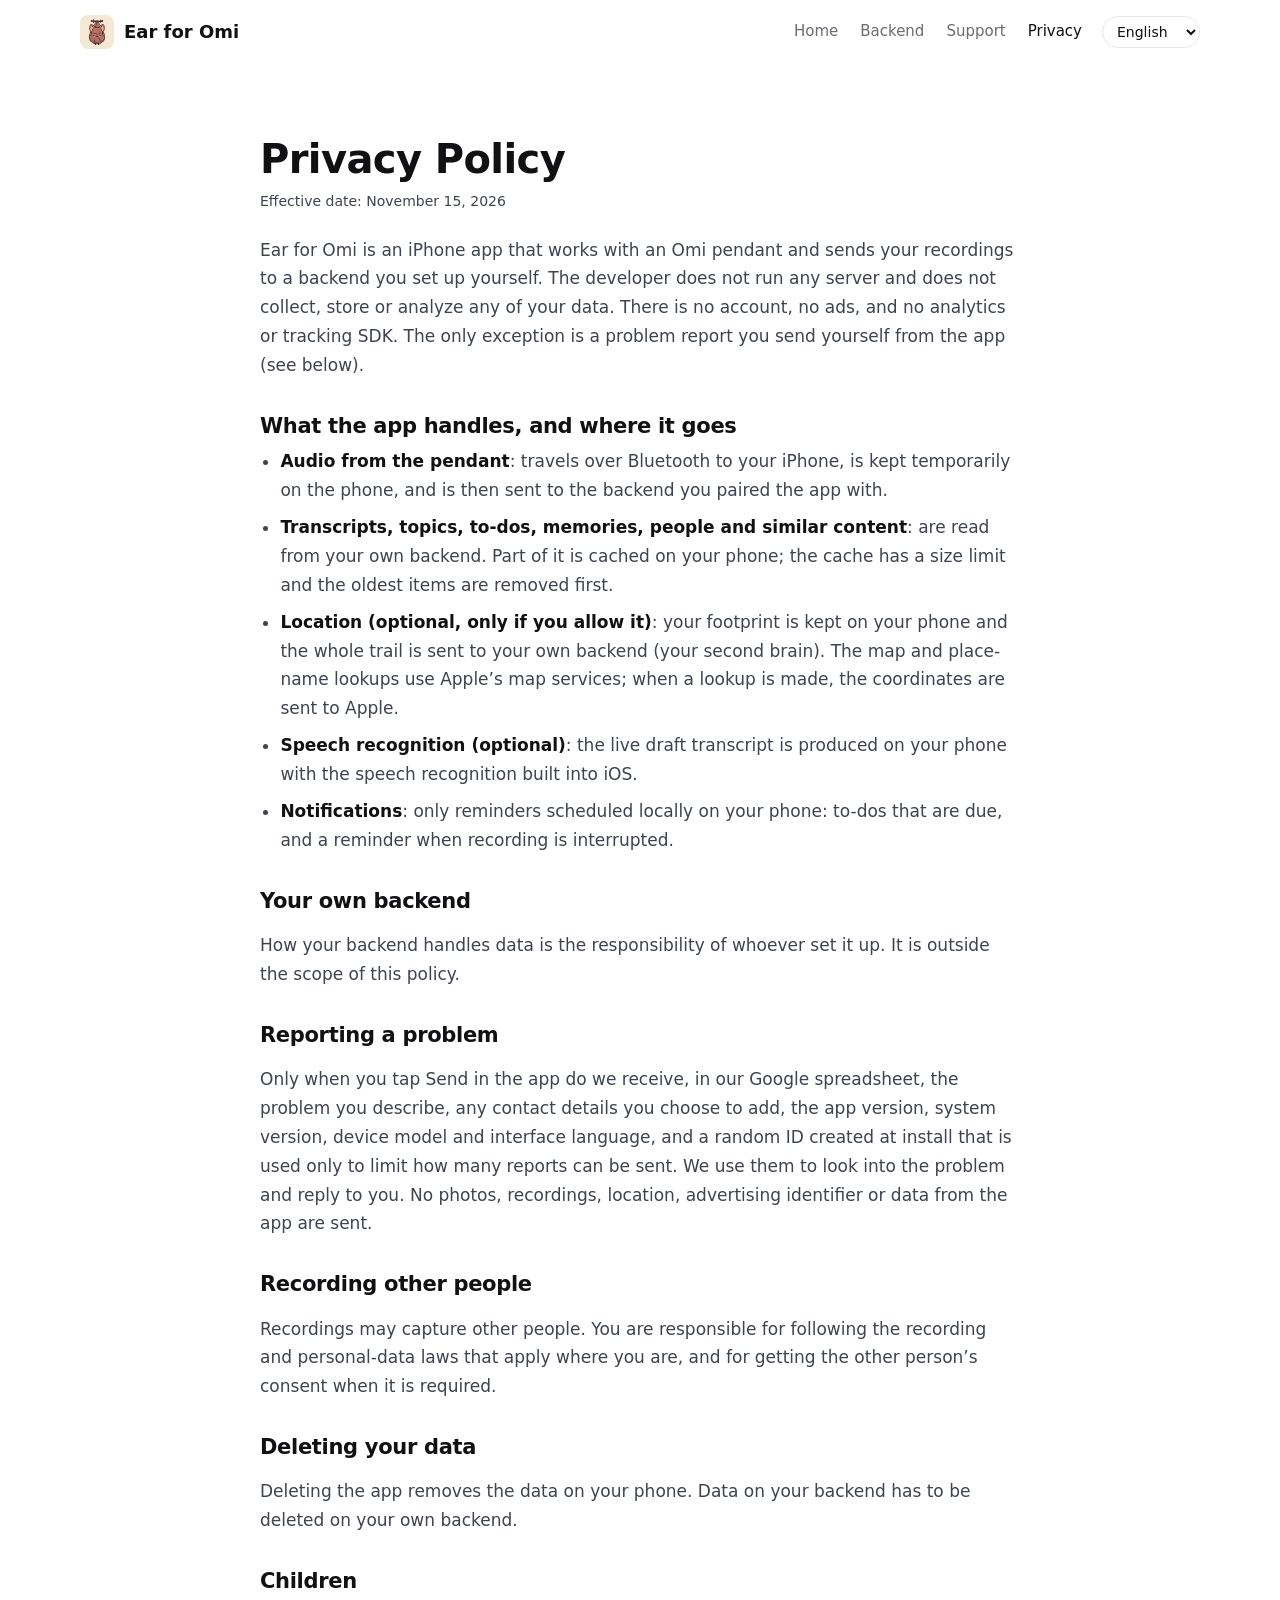
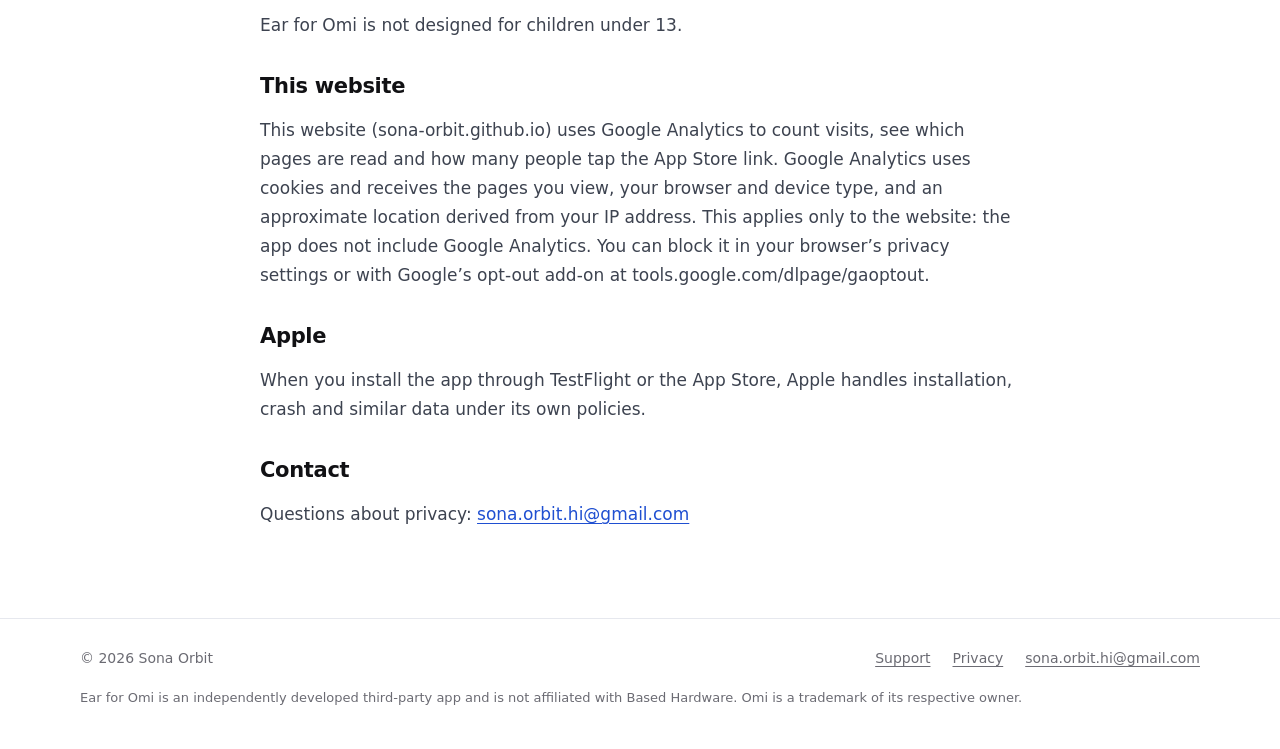
<file: privacy/index.html>
<!doctype html>
<html lang="en">
<head>
<meta charset="utf-8">
<script async src="https://www.googletagmanager.com/gtag/js?id=G-FJGRNJFB15"></script><script>window.dataLayer=window.dataLayer||[];function gtag(){dataLayer.push(arguments);}gtag("js",new Date());gtag("config","G-FJGRNJFB15");document.addEventListener("click",function(e){var a=e.target.closest&&e.target.closest("a[href]");if(!a)return;var h=a.href;if(/apps\.apple\.com\/|testflight\.apple\.com\//.test(h)){gtag("event","download_click",{link_url:h,link_text:(a.textContent||"").trim().slice(0,60)});}},true);</script>
<meta name="viewport" content="width=device-width,initial-scale=1">
<meta name="color-scheme" content="light">
<title>Privacy Policy — Ear for Omi</title>
<meta name="description" content="Ear for Omi is an iPhone app that works with an Omi pendant and sends your recordings to a backend you set up yourself. The developer does not run any server and does not collect, store or analyze any of your data. There is no account, no ads, and no analytics or tracking SDK. The only exception is a problem report you send yourself from the app (see below).">
<meta property="og:type" content="website">
<meta property="og:title" content="Privacy Policy — Ear for Omi">
<meta property="og:description" content="Ear for Omi is an iPhone app that works with an Omi pendant and sends your recordings to a backend you set up yourself. The developer does not run any server and does not collect, store or analyze any of your data. There is no account, no ads, and no analytics or tracking SDK. The only exception is a problem report you send yourself from the app (see below).">
<meta property="og:url" content="https://sona-orbit.github.io/ear-for-omi/privacy/">
<meta property="og:image" content="https://sona-orbit.github.io/ear-for-omi/assets/icon.png">
<link rel="canonical" href="https://sona-orbit.github.io/ear-for-omi/privacy/">
<link rel="alternate" hreflang="en" href="https://sona-orbit.github.io/ear-for-omi/privacy/"><link rel="alternate" hreflang="zh-Hant" href="https://sona-orbit.github.io/ear-for-omi/zh-Hant/privacy/"><link rel="alternate" hreflang="x-default" href="https://sona-orbit.github.io/ear-for-omi/privacy/">
<link rel="icon" href="../assets/favicon.png">
<link rel="apple-touch-icon" href="../assets/icon.png">
<link rel="stylesheet" href="../assets/style.css?v=46d3cb1e">
<script>window.SITE_LOCALE='en';window.SITE_PAGE='privacy/';window.SITE_ROOT='../';</script>
<script defer src="../assets/site.js?v=46d3cb1e"></script>
</head>
<body>
<header class="site-header"><div class="wrap nav">
<a class="brand" href="../"><img src="../assets/icon.png" alt="" width="34" height="34"><span>Ear for Omi</span></a>
<nav class="nav-links" aria-label="Main"><a href="../">Home</a><a href="../backend/">Backend</a><a href="../support/">Support</a><a href="../privacy/" aria-current="page">Privacy</a></nav>
<label><span class="sr-only">Language</span><select class="lang" id="language" aria-label="Language"><option value="en" selected>English</option><option value="zh-Hant">繁體中文</option></select></label>
</div></header>
<main><section><div class="wrap doc">
<h1>Privacy Policy</h1><p class="updated">Effective date: November 15, 2026</p>
<p>Ear for Omi is an iPhone app that works with an Omi pendant and sends your recordings to a backend you set up yourself. The developer does not run any server and does not collect, store or analyze any of your data. There is no account, no ads, and no analytics or tracking SDK. The only exception is a problem report you send yourself from the app (see below).</p><h2>What the app handles, and where it goes</h2><ul><li><b>Audio from the pendant</b>: travels over Bluetooth to your iPhone, is kept temporarily on the phone, and is then sent to the backend you paired the app with.</li><li><b>Transcripts, topics, to-dos, memories, people and similar content</b>: are read from your own backend. Part of it is cached on your phone; the cache has a size limit and the oldest items are removed first.</li><li><b>Location (optional, only if you allow it)</b>: your footprint is kept on your phone and the whole trail is sent to your own backend (your second brain). The map and place-name lookups use Apple’s map services; when a lookup is made, the coordinates are sent to Apple.</li><li><b>Speech recognition (optional)</b>: the live draft transcript is produced on your phone with the speech recognition built into iOS.</li><li><b>Notifications</b>: only reminders scheduled locally on your phone: to-dos that are due, and a reminder when recording is interrupted.</li></ul><h2>Your own backend</h2><p>How your backend handles data is the responsibility of whoever set it up. It is outside the scope of this policy.</p><h2>Reporting a problem</h2><p>Only when you tap Send in the app do we receive, in our Google spreadsheet, the problem you describe, any contact details you choose to add, the app version, system version, device model and interface language, and a random ID created at install that is used only to limit how many reports can be sent. We use them to look into the problem and reply to you. No photos, recordings, location, advertising identifier or data from the app are sent.</p><h2>Recording other people</h2><p>Recordings may capture other people. You are responsible for following the recording and personal-data laws that apply where you are, and for getting the other person’s consent when it is required.</p><h2>Deleting your data</h2><p>Deleting the app removes the data on your phone. Data on your backend has to be deleted on your own backend.</p><h2>Children</h2><p>Ear for Omi is not designed for children under 13.</p><h2>This website</h2><p>This website (sona-orbit.github.io) uses Google Analytics to count visits, see which pages are read and how many people tap the App Store link. Google Analytics uses cookies and receives the pages you view, your browser and device type, and an approximate location derived from your IP address. This applies only to the website: the app does not include Google Analytics. You can block it in your browser’s privacy settings or with Google’s opt-out add-on at tools.google.com/dlpage/gaoptout.</p><h2>Apple</h2><p>When you install the app through TestFlight or the App Store, Apple handles installation, crash and similar data under its own policies.</p>
<h2>Contact</h2><p>Questions about privacy: <a href="mailto:sona.orbit.hi@gmail.com">sona.orbit.hi@gmail.com</a></p>
</div></section></main>
<footer><div class="wrap">
<div class="footer-row">
<span>© 2026 Sona Orbit</span><span class="spacer"></span>
<a href="../support/">Support</a>
<a href="../privacy/">Privacy</a>
<a href="mailto:sona.orbit.hi@gmail.com">sona.orbit.hi@gmail.com</a>
</div>
<p class="disclaimer">Ear for Omi is an independently developed third-party app and is not affiliated with Based Hardware. Omi is a trademark of its respective owner.</p>
</div></footer>
</body>
</html>
</file>
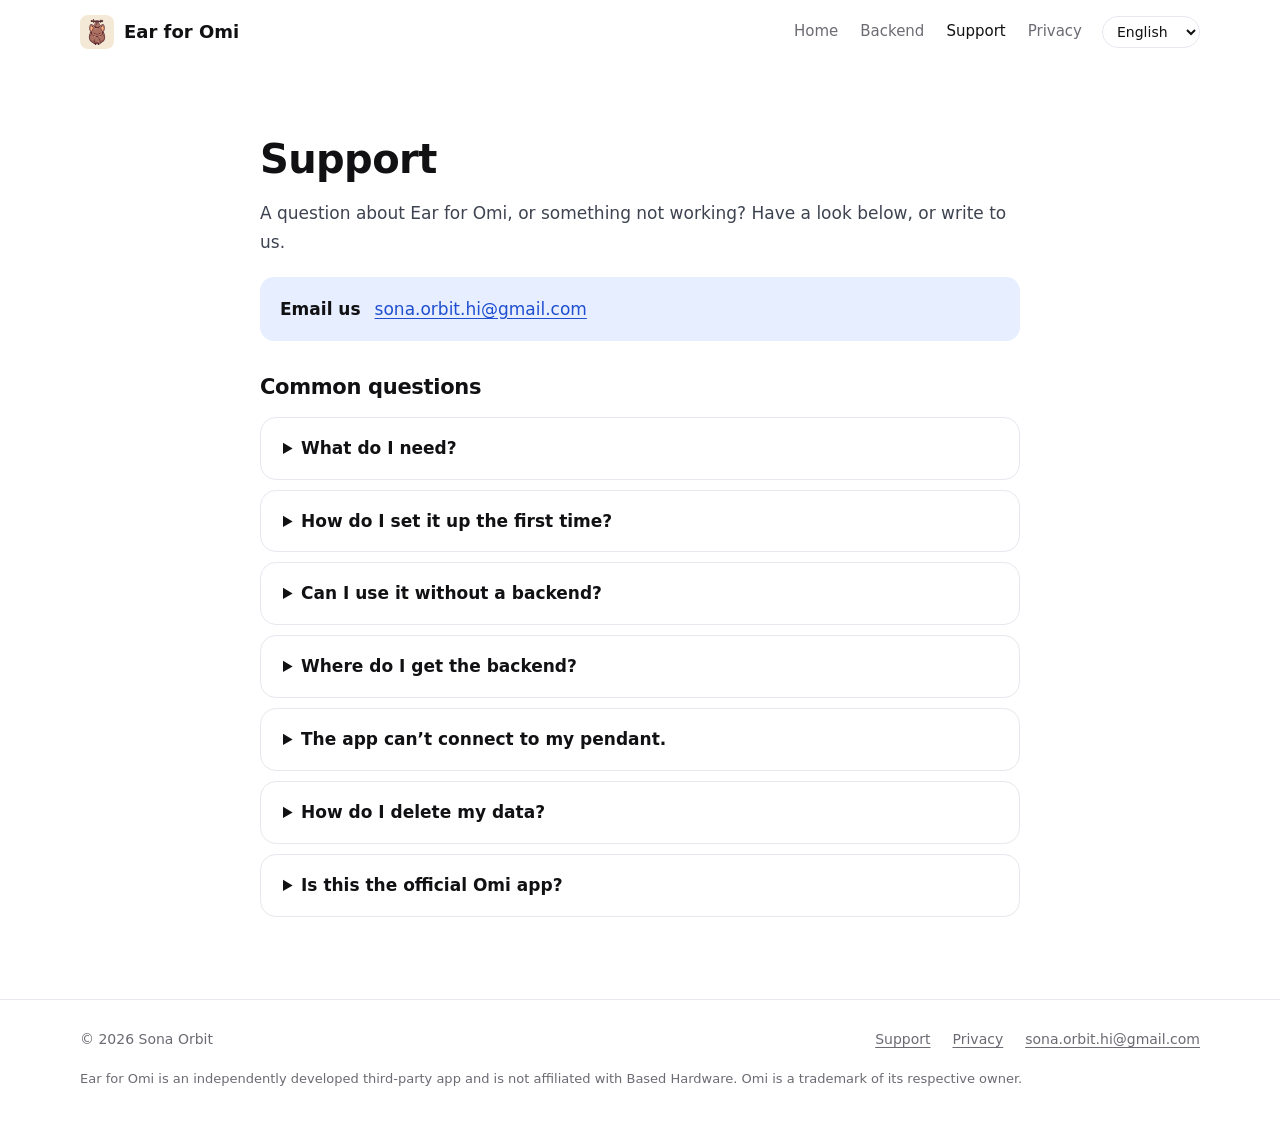
<file: support/index.html>
<!doctype html>
<html lang="en">
<head>
<meta charset="utf-8">
<script async src="https://www.googletagmanager.com/gtag/js?id=G-FJGRNJFB15"></script><script>window.dataLayer=window.dataLayer||[];function gtag(){dataLayer.push(arguments);}gtag("js",new Date());gtag("config","G-FJGRNJFB15");document.addEventListener("click",function(e){var a=e.target.closest&&e.target.closest("a[href]");if(!a)return;var h=a.href;if(/apps\.apple\.com\/|testflight\.apple\.com\//.test(h)){gtag("event","download_click",{link_url:h,link_text:(a.textContent||"").trim().slice(0,60)});}},true);</script>
<meta name="viewport" content="width=device-width,initial-scale=1">
<meta name="color-scheme" content="light">
<title>Support — Ear for Omi</title>
<meta name="description" content="A question about Ear for Omi, or something not working? Have a look below, or write to us.">
<meta property="og:type" content="website">
<meta property="og:title" content="Support — Ear for Omi">
<meta property="og:description" content="A question about Ear for Omi, or something not working? Have a look below, or write to us.">
<meta property="og:url" content="https://sona-orbit.github.io/ear-for-omi/support/">
<meta property="og:image" content="https://sona-orbit.github.io/ear-for-omi/assets/icon.png">
<link rel="canonical" href="https://sona-orbit.github.io/ear-for-omi/support/">
<link rel="alternate" hreflang="en" href="https://sona-orbit.github.io/ear-for-omi/support/"><link rel="alternate" hreflang="zh-Hant" href="https://sona-orbit.github.io/ear-for-omi/zh-Hant/support/"><link rel="alternate" hreflang="x-default" href="https://sona-orbit.github.io/ear-for-omi/support/">
<link rel="icon" href="../assets/favicon.png">
<link rel="apple-touch-icon" href="../assets/icon.png">
<link rel="stylesheet" href="../assets/style.css?v=46d3cb1e">
<script>window.SITE_LOCALE='en';window.SITE_PAGE='support/';window.SITE_ROOT='../';</script>
<script defer src="../assets/site.js?v=46d3cb1e"></script>
</head>
<body>
<header class="site-header"><div class="wrap nav">
<a class="brand" href="../"><img src="../assets/icon.png" alt="" width="34" height="34"><span>Ear for Omi</span></a>
<nav class="nav-links" aria-label="Main"><a href="../">Home</a><a href="../backend/">Backend</a><a href="../support/" aria-current="page">Support</a><a href="../privacy/">Privacy</a></nav>
<label><span class="sr-only">Language</span><select class="lang" id="language" aria-label="Language"><option value="en" selected>English</option><option value="zh-Hant">繁體中文</option></select></label>
</div></header>
<main><section><div class="wrap doc">
<h1>Support</h1><p>A question about Ear for Omi, or something not working? Have a look below, or write to us.</p>
<div class="contact"><b>Email us</b><a href="mailto:sona.orbit.hi@gmail.com">sona.orbit.hi@gmail.com</a></div>
<h2>Common questions</h2><details><summary>What do I need?</summary><p>An Omi pendant, and your own compatible backend: a recording backend and a “second brain” knowledge service. Ear for Omi does not come with a backend.</p></details><details><summary>How do I set it up the first time?</summary><p>On your computer, open your second brain’s admin page, go to “系統 → 裝置” (System → Devices) and click “新增裝置” (Add device). Scan the QR code it shows with the iPhone camera, or in the app’s Settings tap “掃描配對 QR” (scan pairing QR). The app fills in both backend addresses and gets a key of its own; no typing. If the camera is not available, enter the addresses and the 6‑digit code by hand. Then tap “檢查連線” (check connection) in Settings: it tells you which step fails, if any. Once it passes, turn off Pause.</p></details><details><summary>Can I use it without a backend?</summary><p>No. Without your own backend the app can only show its built-in demo data. Please make sure you have a backend before you buy.</p></details><details><summary>Where do I get the backend?</summary><p>The backend does not come with the app. Email us and we will send you the code and the setup guide. How it works and what you need are on the Backend page.</p></details><details><summary>The app can’t connect to my pendant.</summary><p>Check that Ear for Omi is allowed to use Bluetooth, that the pendant is charged, and that the official Omi app is not holding the connection at the same time.</p></details><details><summary>How do I delete my data?</summary><p>Deleting the app removes the data on your phone. Data on your backend has to be deleted on your own backend.</p></details><details><summary>Is this the official Omi app?</summary><p>No. Ear for Omi is an independent, third-party client and is not affiliated with Based Hardware.</p></details>
</div></section></main>
<footer><div class="wrap">
<div class="footer-row">
<span>© 2026 Sona Orbit</span><span class="spacer"></span>
<a href="../support/">Support</a>
<a href="../privacy/">Privacy</a>
<a href="mailto:sona.orbit.hi@gmail.com">sona.orbit.hi@gmail.com</a>
</div>
<p class="disclaimer">Ear for Omi is an independently developed third-party app and is not affiliated with Based Hardware. Omi is a trademark of its respective owner.</p>
</div></footer>
</body>
</html>
</file>
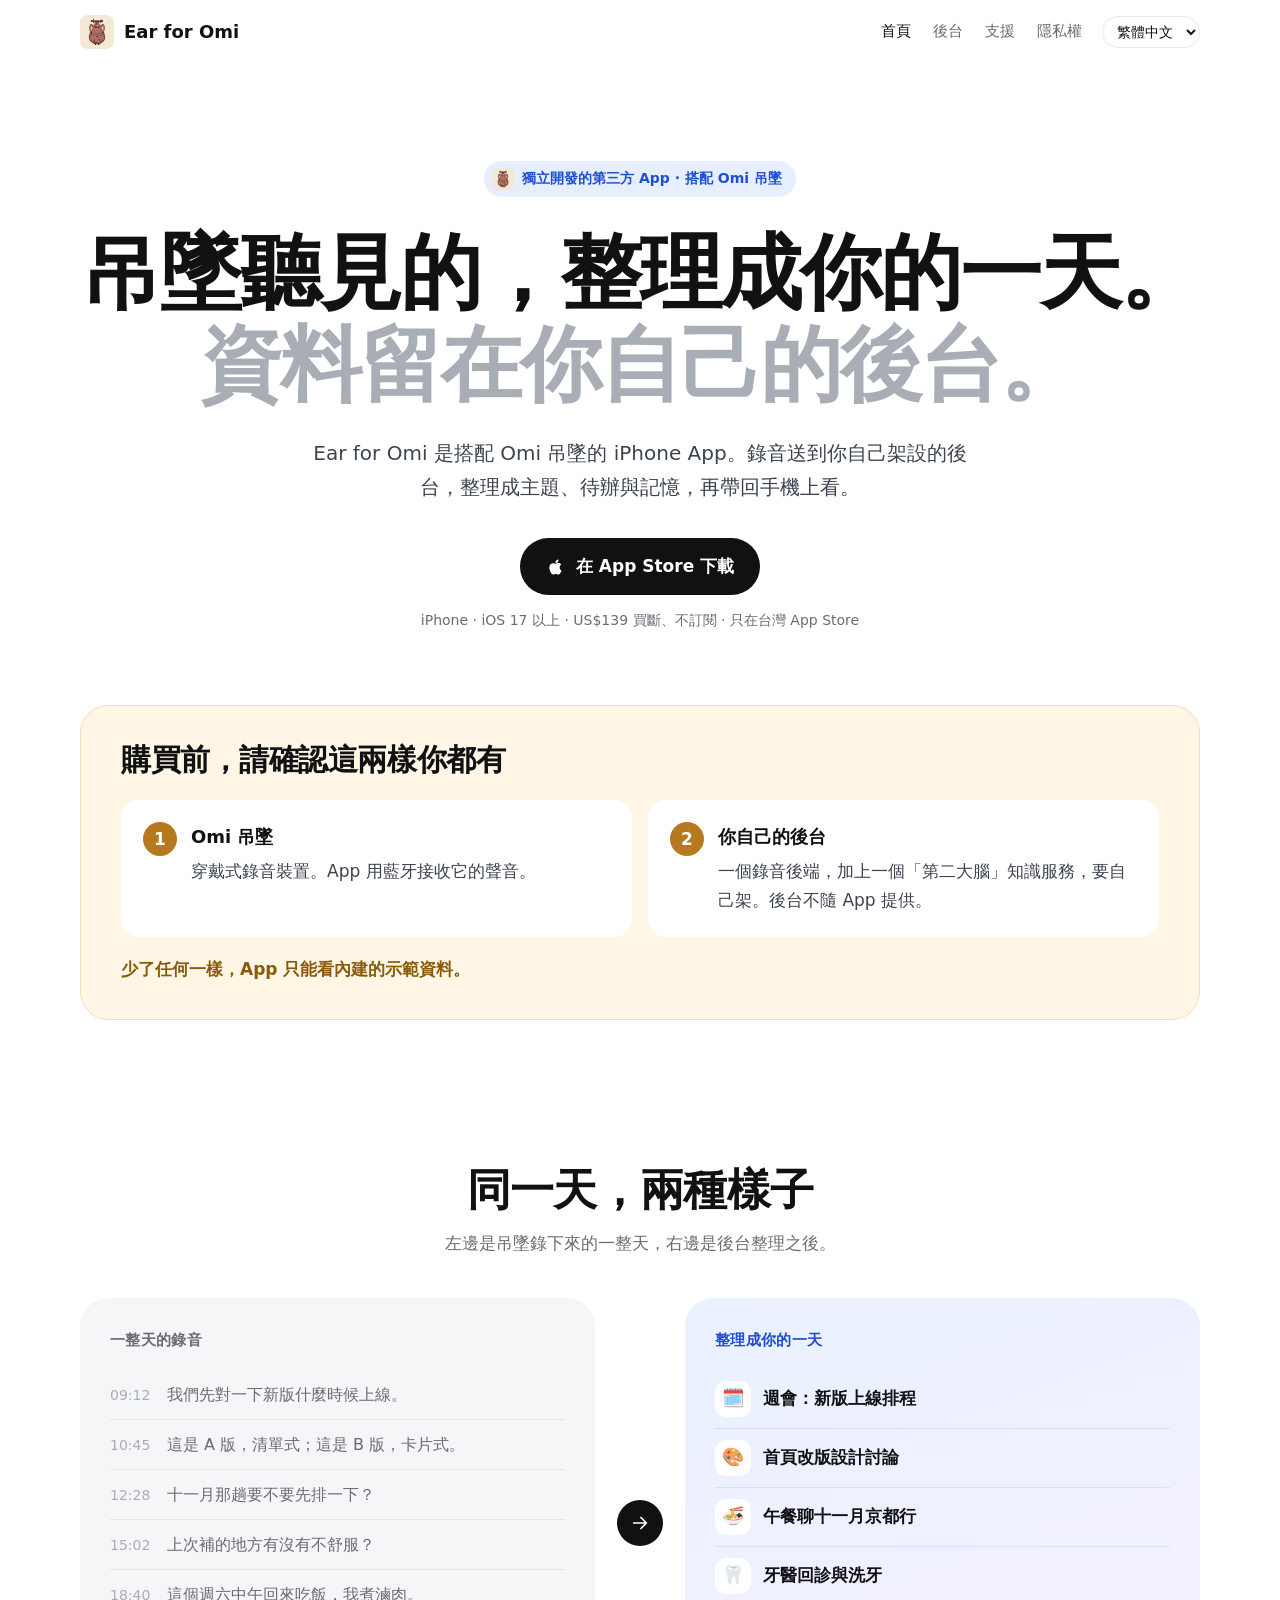
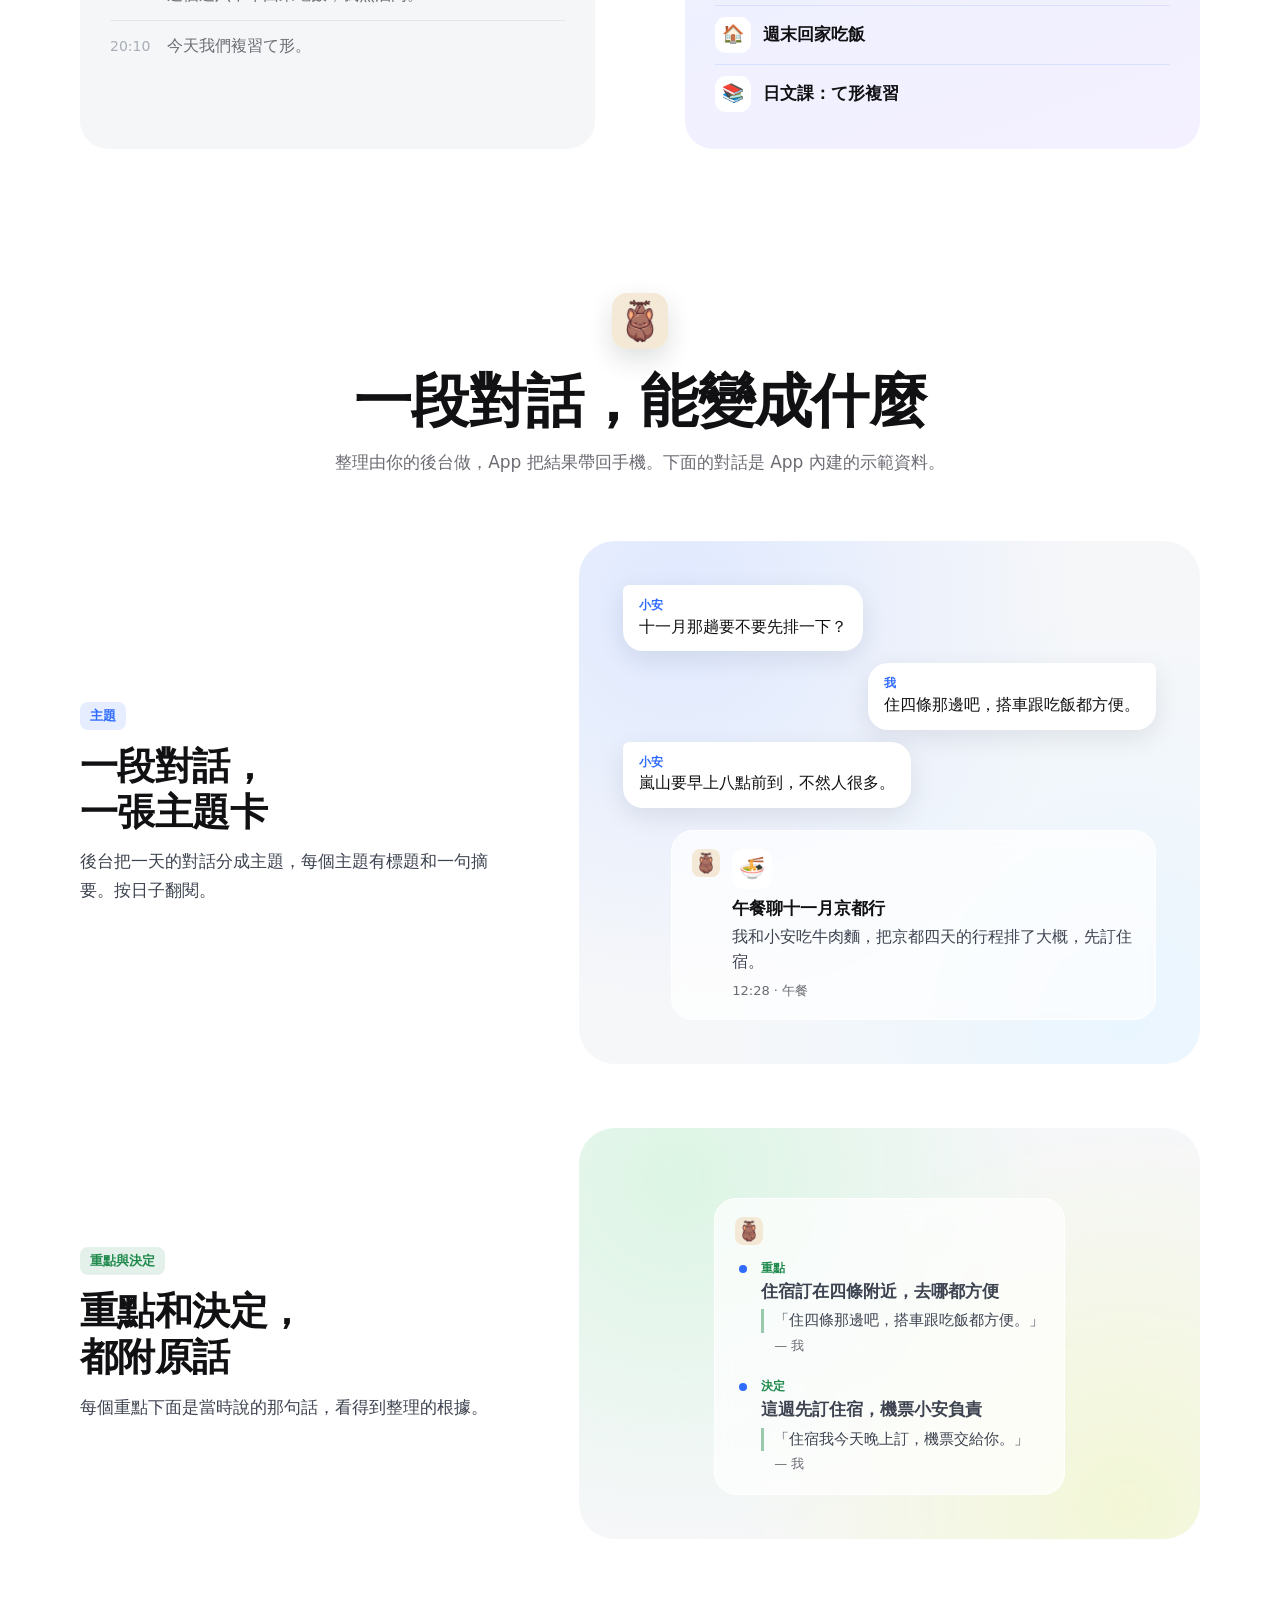
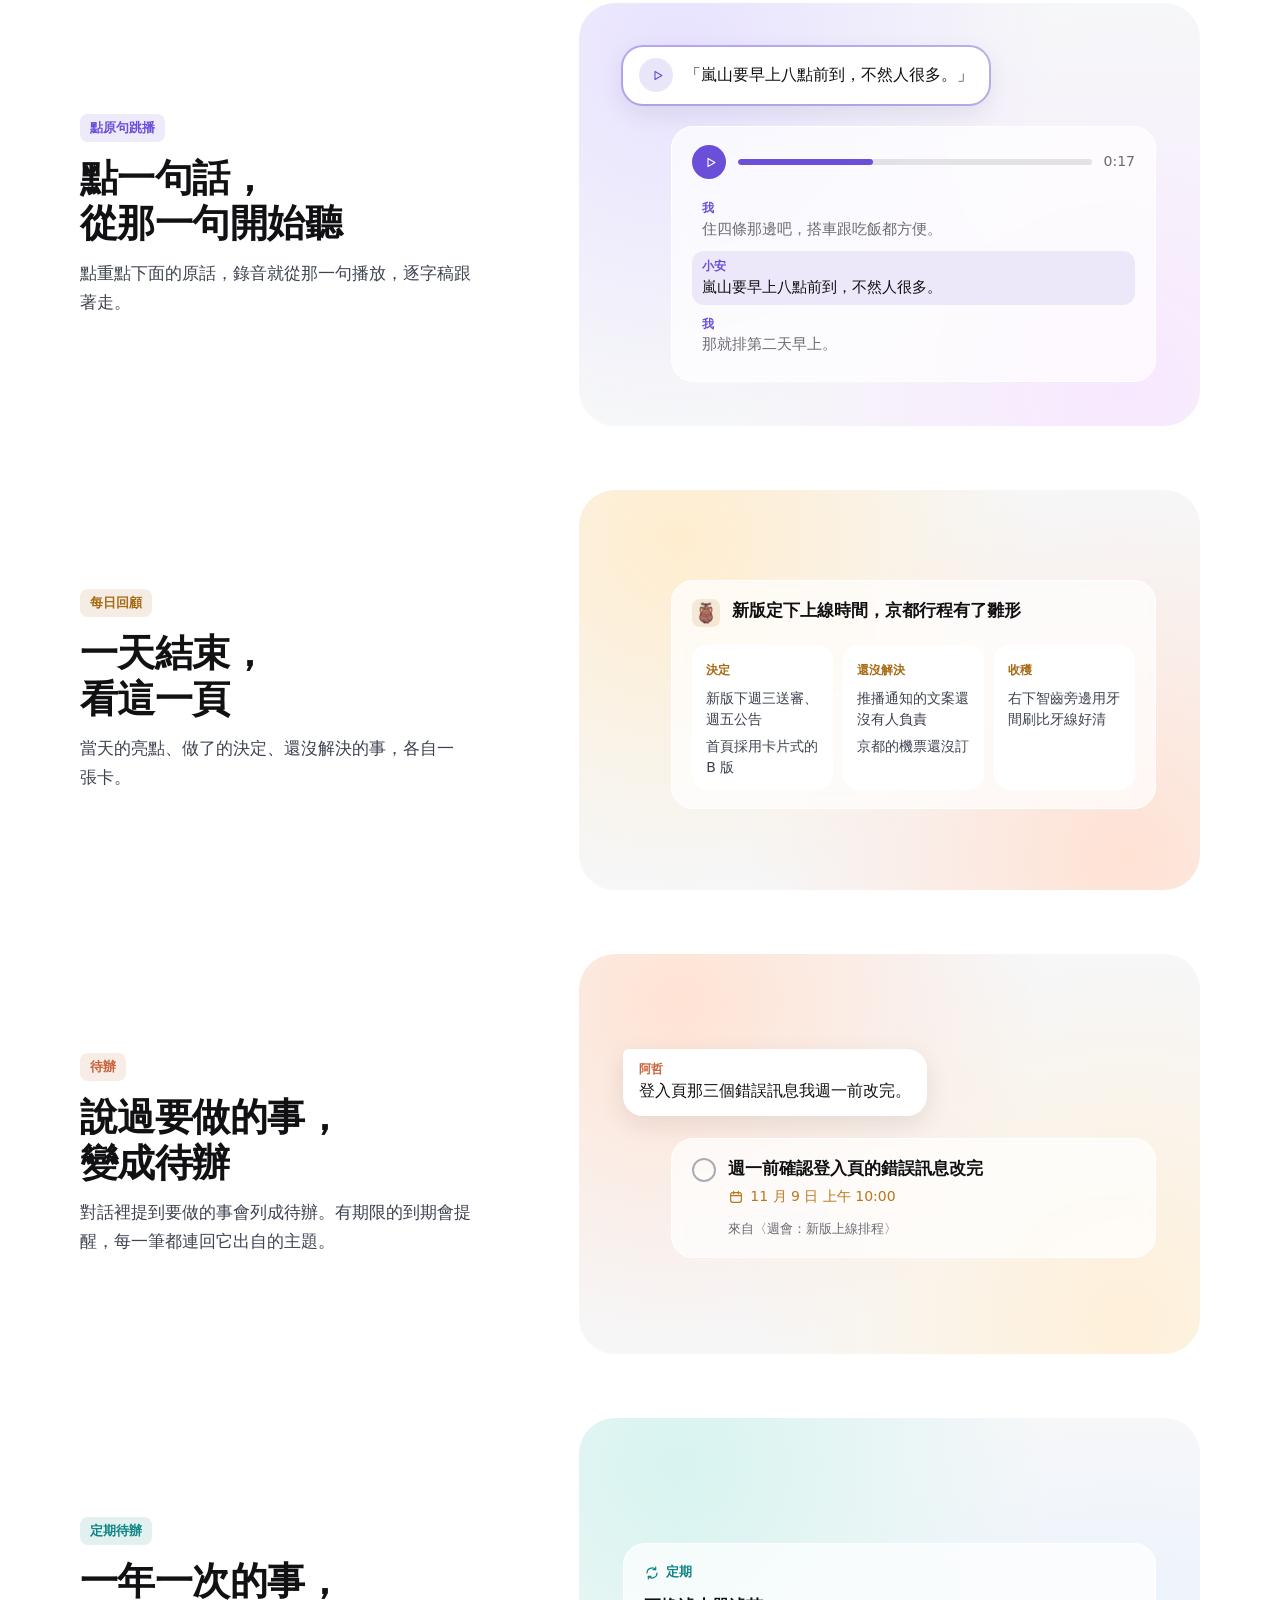
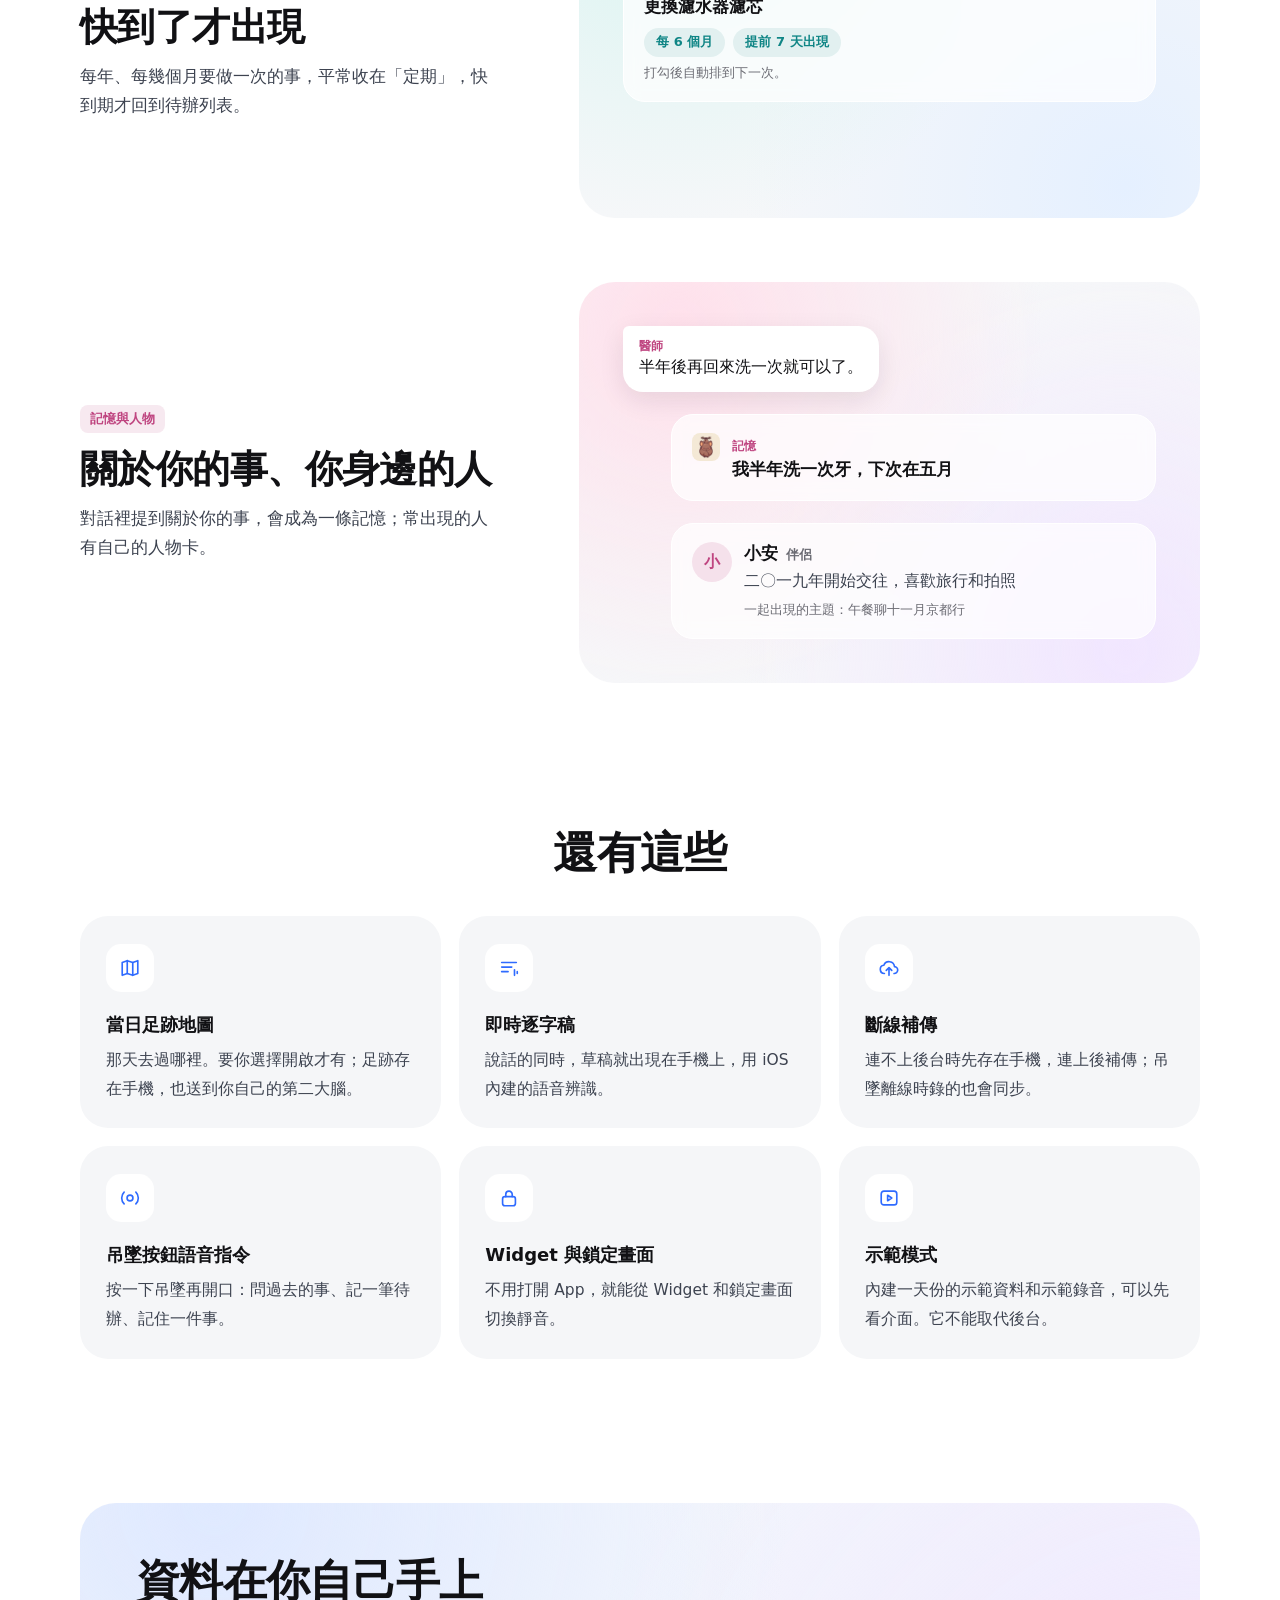
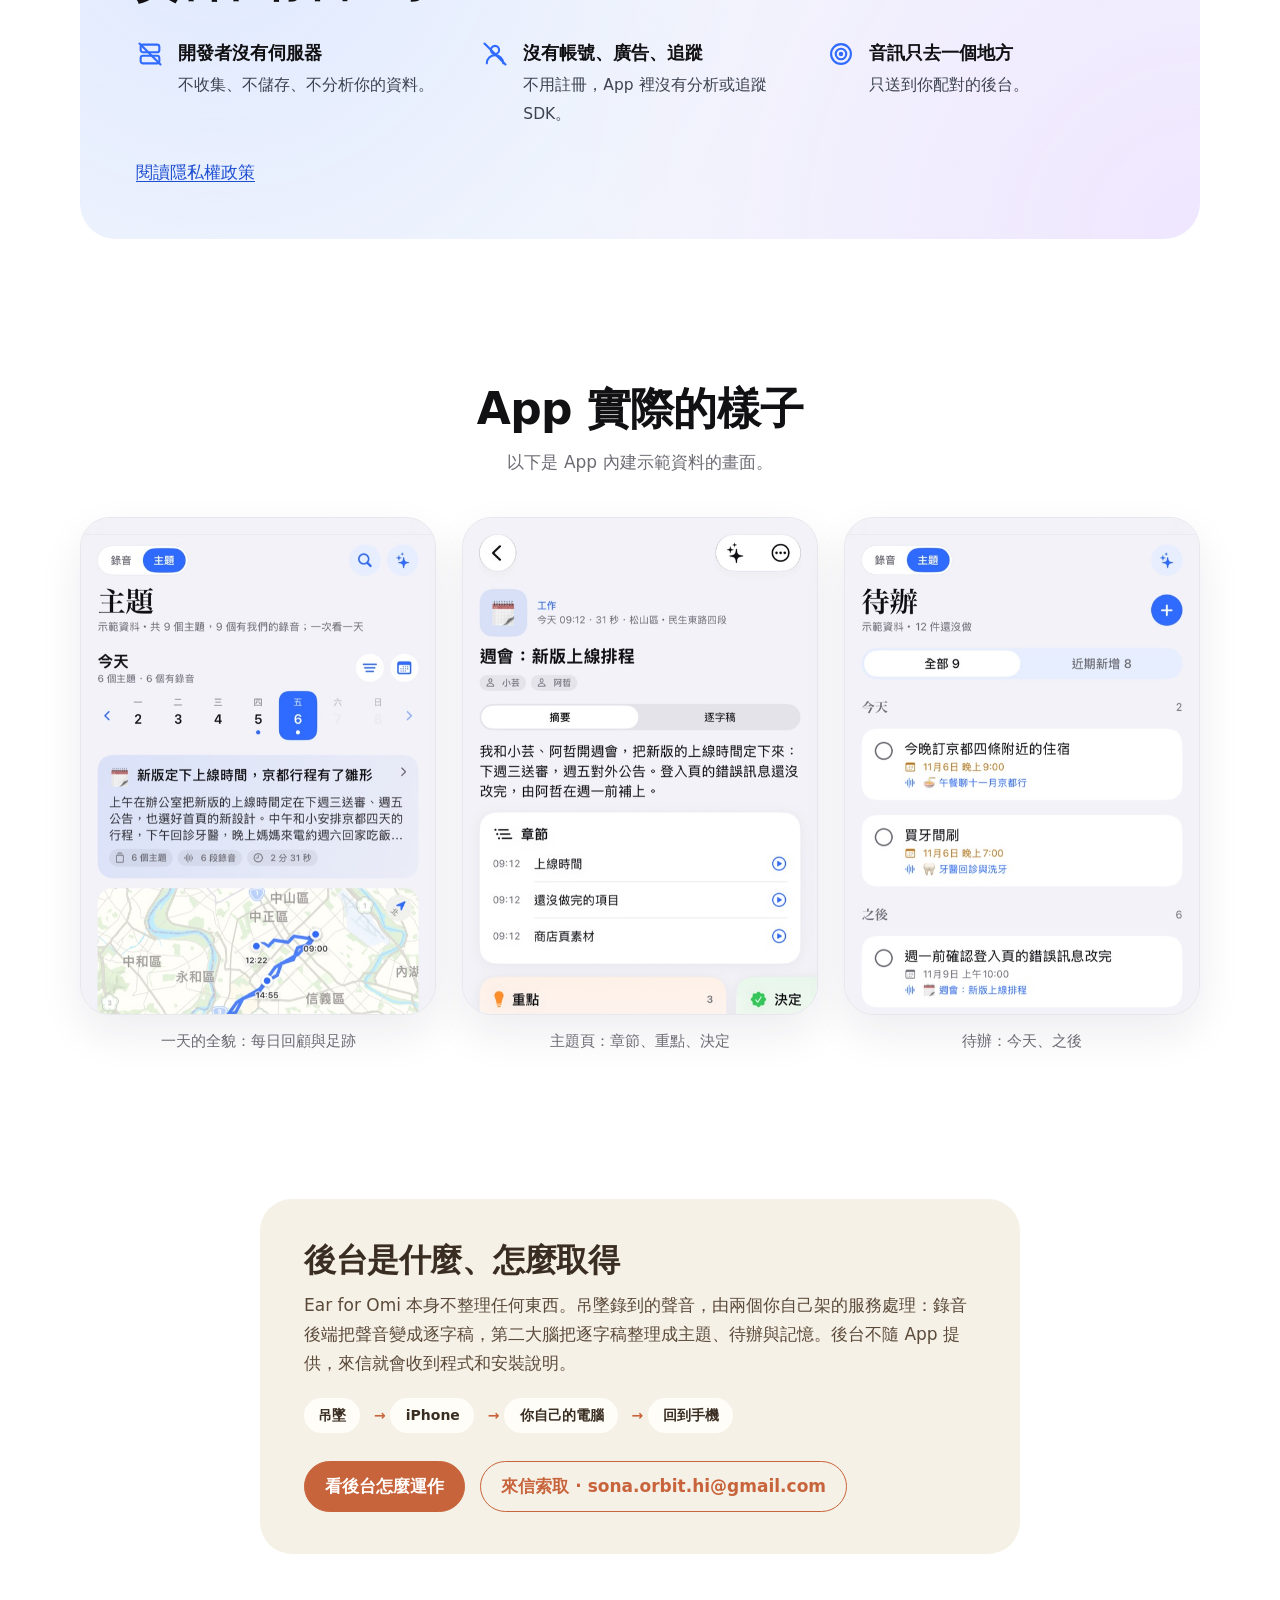
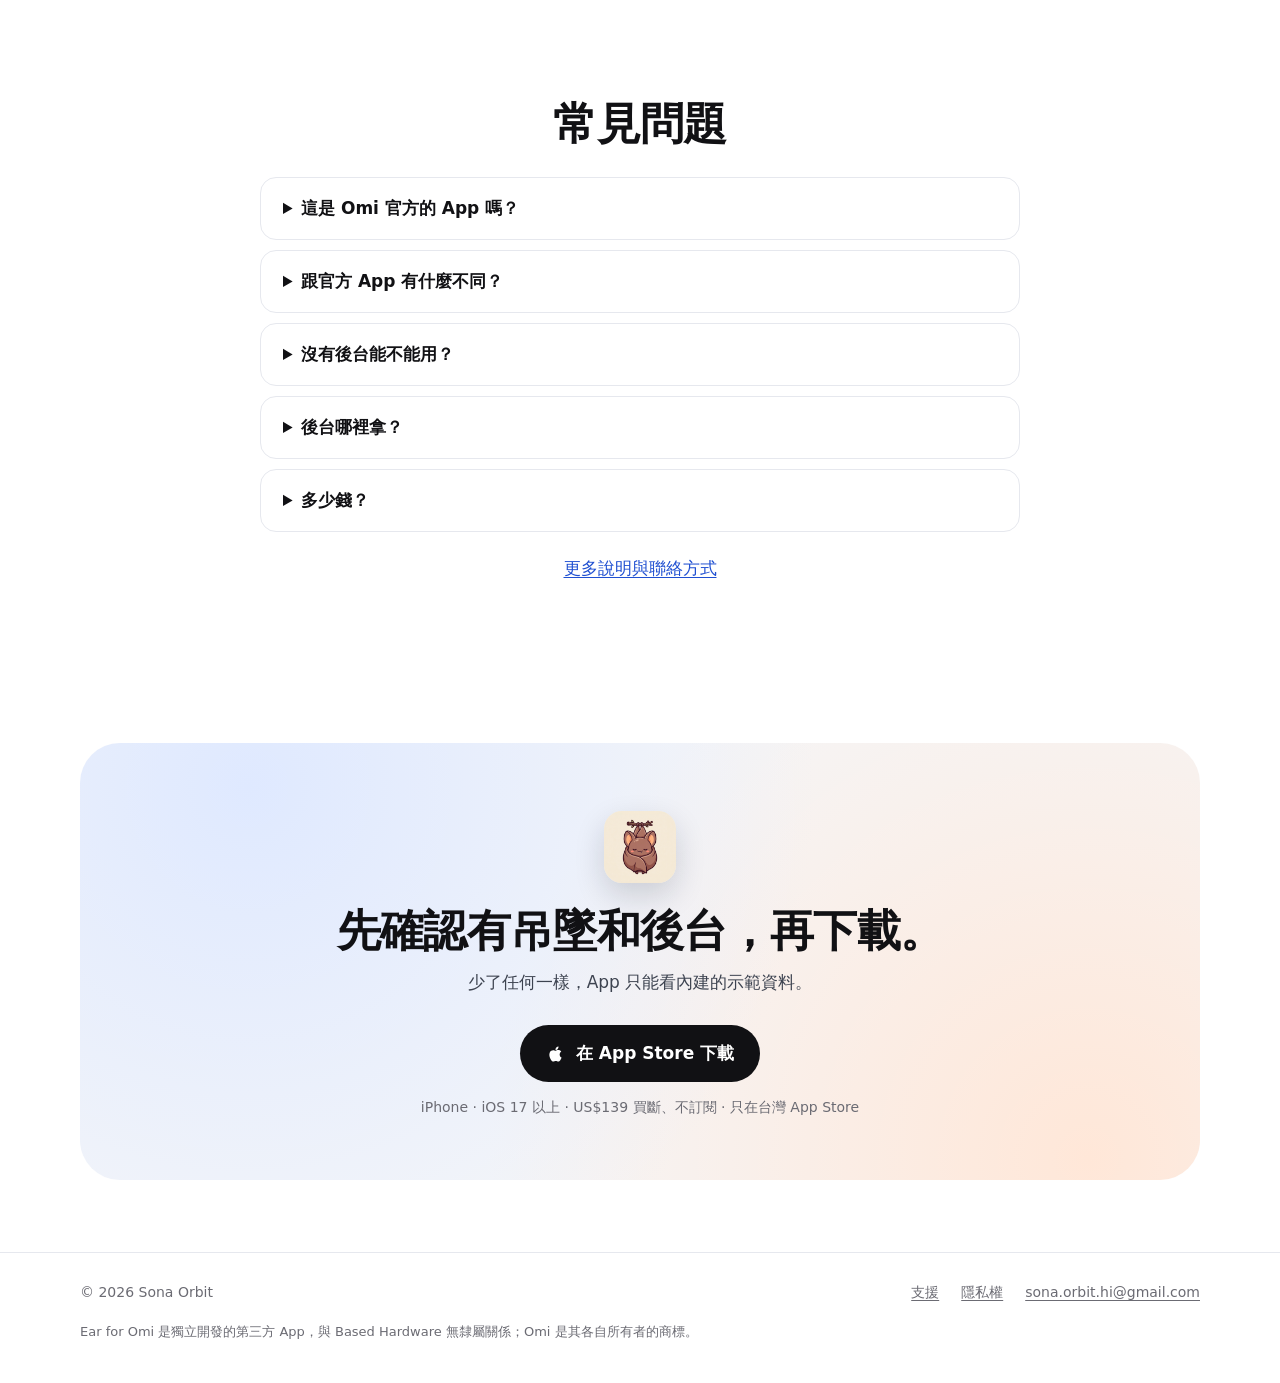
<file: zh-Hant/index.html>
<!doctype html>
<html lang="zh-Hant">
<head>
<meta charset="utf-8">
<script async src="https://www.googletagmanager.com/gtag/js?id=G-FJGRNJFB15"></script><script>window.dataLayer=window.dataLayer||[];function gtag(){dataLayer.push(arguments);}gtag("js",new Date());gtag("config","G-FJGRNJFB15");document.addEventListener("click",function(e){var a=e.target.closest&&e.target.closest("a[href]");if(!a)return;var h=a.href;if(/apps\.apple\.com\/|testflight\.apple\.com\//.test(h)){gtag("event","download_click",{link_url:h,link_text:(a.textContent||"").trim().slice(0,60)});}},true);</script>
<meta name="viewport" content="width=device-width,initial-scale=1">
<meta name="color-scheme" content="light">
<title>Ear for Omi — 吊墜聽見的，整理成你的一天</title>
<meta name="description" content="Ear for Omi 是搭配 Omi 吊墜的 iPhone App，獨立開發的第三方用戶端。錄音送到你自己架設的後台，整理成主題、待辦與記憶，再帶回手機上看。開發者沒有伺服器、不經手任何資料。">
<meta property="og:type" content="website">
<meta property="og:title" content="Ear for Omi — 吊墜聽見的，整理成你的一天">
<meta property="og:description" content="Ear for Omi 是搭配 Omi 吊墜的 iPhone App，獨立開發的第三方用戶端。錄音送到你自己架設的後台，整理成主題、待辦與記憶，再帶回手機上看。開發者沒有伺服器、不經手任何資料。">
<meta property="og:url" content="https://sona-orbit.github.io/ear-for-omi/zh-Hant/">
<meta property="og:image" content="https://sona-orbit.github.io/ear-for-omi/assets/icon.png">
<link rel="canonical" href="https://sona-orbit.github.io/ear-for-omi/zh-Hant/">
<link rel="alternate" hreflang="en" href="https://sona-orbit.github.io/ear-for-omi/"><link rel="alternate" hreflang="zh-Hant" href="https://sona-orbit.github.io/ear-for-omi/zh-Hant/"><link rel="alternate" hreflang="x-default" href="https://sona-orbit.github.io/ear-for-omi/">
<link rel="icon" href="../assets/favicon.png">
<link rel="apple-touch-icon" href="../assets/icon.png">
<link rel="stylesheet" href="../assets/style.css?v=46d3cb1e">
<script>window.SITE_LOCALE='zh-Hant';window.SITE_PAGE='';window.SITE_ROOT='../';</script>
<script defer src="../assets/site.js?v=46d3cb1e"></script>
</head>
<body>
<header class="site-header"><div class="wrap nav">
<a class="brand" href="../zh-Hant/"><img src="../assets/icon.png" alt="" width="34" height="34"><span>Ear for Omi</span></a>
<nav class="nav-links" aria-label="主選單"><a href="../zh-Hant/" aria-current="page">首頁</a><a href="../zh-Hant/backend/">後台</a><a href="../zh-Hant/support/">支援</a><a href="../zh-Hant/privacy/">隱私權</a></nav>
<label><span class="sr-only">語言</span><select class="lang" id="language" aria-label="語言"><option value="en">English</option><option value="zh-Hant" selected>繁體中文</option></select></label>
</div></header>
<main>
<section class="hero"><div class="wrap">
<p class="pill"><img src="../assets/icon.png" alt="" width="22" height="22">獨立開發的第三方 App · 搭配 Omi 吊墜</p>
<h1><span class="nb">吊墜聽見的，</span><span class="nb">整理成你的一天。</span><span class="dim"><span class="nb">資料留在</span><span class="nb">你自己的後台。</span></span></h1>
<p class="lead">Ear for Omi 是搭配 Omi 吊墜的 iPhone App。錄音送到你自己架設的後台，整理成主題、待辦與記憶，再帶回手機上看。</p>
<a class="button" href="https://apps.apple.com/app/id6831605497"><svg viewBox="0 0 24 24" aria-hidden="true"><path d="M16.37 12.6c-.02-2.3 1.88-3.4 1.96-3.46-1.07-1.56-2.73-1.77-3.32-1.8-1.41-.14-2.76.83-3.48.83-.72 0-1.82-.81-3-.79-1.54.02-2.96.9-3.76 2.27-1.6 2.78-.41 6.9 1.15 9.16.76 1.1 1.67 2.34 2.86 2.3 1.15-.05 1.58-.74 2.97-.74 1.38 0 1.77.74 2.98.72 1.23-.02 2.01-1.12 2.76-2.23.87-1.28 1.23-2.52 1.25-2.58-.03-.01-2.4-.92-2.42-3.67zM14.1 5.86c.63-.77 1.06-1.83.94-2.89-.91.04-2.02.61-2.67 1.37-.58.67-1.1 1.76-.96 2.8 1.02.08 2.06-.52 2.69-1.28z"/></svg>在 App Store 下載</a>
<p class="button-note">iPhone · iOS 17 以上 · US$139 買斷、不訂閱 · 只在台灣 App Store</p>
</div></section>

<section id="must"><div class="wrap">
<div class="must-box"><h2>購買前，請確認這兩樣你都有</h2>
<ol class="must"><li><span class="num">1</span><div><b>Omi 吊墜</b><span>穿戴式錄音裝置。App 用藍牙接收它的聲音。</span></div></li><li><span class="num">2</span><div><b>你自己的後台</b><span>一個錄音後端，加上一個「第二大腦」知識服務，要自己架。後台不隨 App 提供。</span></div></li></ol>
<p class="must-note">少了任何一樣，App 只能看內建的示範資料。</p></div>
</div></section>

<section id="compare"><div class="wrap">
<h2 class="center">同一天，兩種樣子</h2>
<p class="section-lead center">左邊是吊墜錄下來的一整天，右邊是後台整理之後。</p>
<div class="compare">
<div class="cmp raw"><h3>一整天的錄音</h3><ul><li><time>09:12</time><span>我們先對一下新版什麼時候上線。</span></li><li><time>10:45</time><span>這是 A 版，清單式；這是 B 版，卡片式。</span></li><li><time>12:28</time><span>十一月那趟要不要先排一下？</span></li><li><time>15:02</time><span>上次補的地方有沒有不舒服？</span></li><li><time>18:40</time><span>這個週六中午回來吃飯，我煮滷肉。</span></li><li><time>20:10</time><span>今天我們複習て形。</span></li></ul></div>
<span class="cmp-arrow"><svg class="ic" viewBox="0 0 24 24" aria-hidden="true"><path d="M5 12h14M13 6l6 6-6 6"/></svg></span>
<div class="cmp tidy"><h3>整理成你的一天</h3><ul><li><span class="emoji">🗓️</span><b>週會：新版上線排程</b></li><li><span class="emoji">🎨</span><b>首頁改版設計討論</b></li><li><span class="emoji">🍜</span><b>午餐聊十一月京都行</b></li><li><span class="emoji">🦷</span><b>牙醫回診與洗牙</b></li><li><span class="emoji">🏠</span><b>週末回家吃飯</b></li><li><span class="emoji">📚</span><b>日文課：て形複習</b></li></ul></div>
</div>
</div></section>

<section id="what"><div class="wrap">
<img class="group-bat" src="../assets/icon.png" alt="" width="56" height="56">
<h2 class="center big">一段對話，能變成什麼</h2>
<p class="section-lead center">整理由你的後台做，App 把結果帶回手機。下面的對話是 App 內建的示範資料。</p>
<div class="row c-topic"><div class="row-text"><span class="tag">主題</span>
<h3>一段對話，<br>一張主題卡</h3><p>後台把一天的對話分成主題，每個主題有標題和一句摘要。按日子翻閱。</p></div><div class="demo"><div class="bubble"><span class="who">小安</span><p>十一月那趟要不要先排一下？</p></div><div class="bubble mine"><span class="who">我</span><p>住四條那邊吧，搭車跟吃飯都方便。</p></div><div class="bubble"><span class="who">小安</span><p>嵐山要早上八點前到，不然人很多。</p></div><div class="result topic"><img class="bat" src="../assets/icon.png" alt="" width="28" height="28"><div><span class="emoji">🍜</span>
<b>午餐聊十一月京都行</b><p>我和小安吃牛肉麵，把京都四天的行程排了大概，先訂住宿。</p><span class="meta">12:28 · 午餐</span></div></div></div></div>
<div class="row c-points"><div class="row-text"><span class="tag">重點與決定</span>
<h3>重點和決定，<br>都附原話</h3><p>每個重點下面是當時說的那句話，看得到整理的根據。</p></div><div class="demo"><div class="result points"><img class="bat" src="../assets/icon.png" alt="" width="28" height="28"><ul><li><span class="kind">重點</span><b>住宿訂在四條附近，去哪都方便</b><q>住四條那邊吧，搭車跟吃飯都方便。</q><span class="by">— 我</span></li><li><span class="kind">決定</span><b>這週先訂住宿，機票小安負責</b><q>住宿我今天晚上訂，機票交給你。</q><span class="by">— 我</span></li></ul></div></div></div>
<div class="row c-jump"><div class="row-text"><span class="tag">點原句跳播</span>
<h3>點一句話，<br>從那一句開始聽</h3><p>點重點下面的原話，錄音就從那一句播放，逐字稿跟著走。</p></div><div class="demo"><div class="bubble tap"><span class="playdot"><svg class="ic" viewBox="0 0 24 24" aria-hidden="true" fill="currentColor" stroke="none"><path d="M8 5.5v13l11-6.5-11-6.5Z"/></svg></span><p><q>嵐山要早上八點前到，不然人很多。</q></p></div>
<div class="result player"><div class="bar"><span class="playdot on"><svg class="ic" viewBox="0 0 24 24" aria-hidden="true" fill="currentColor" stroke="none"><path d="M8 5.5v13l11-6.5-11-6.5Z"/></svg></span><span class="track"><i></i></span><span class="time">0:17</span></div><ul class="lines"><li class=""><span class="who">我</span>住四條那邊吧，搭車跟吃飯都方便。</li><li class="now"><span class="who">小安</span>嵐山要早上八點前到，不然人很多。</li><li class=""><span class="who">我</span>那就排第二天早上。</li></ul></div></div></div>
<div class="row c-recap"><div class="row-text"><span class="tag">每日回顧</span>
<h3>一天結束，<br>看這一頁</h3><p>當天的亮點、做了的決定、還沒解決的事，各自一張卡。</p></div><div class="demo"><div class="result recap"><img class="bat" src="../assets/icon.png" alt="" width="28" height="28"><b class="head">新版定下上線時間，京都行程有了雛形</b><div class="minis"><div class="mini"><span class="kind">決定</span><ul><li>新版下週三送審、週五公告</li><li>首頁採用卡片式的 B 版</li></ul></div><div class="mini"><span class="kind">還沒解決</span><ul><li>推播通知的文案還沒有人負責</li><li>京都的機票還沒訂</li></ul></div><div class="mini"><span class="kind">收穫</span><ul><li>右下智齒旁邊用牙間刷比牙線好清</li></ul></div></div></div></div></div>
<div class="row c-todo"><div class="row-text"><span class="tag">待辦</span>
<h3>說過要做的事，<br>變成待辦</h3><p>對話裡提到要做的事會列成待辦。有期限的到期會提醒，每一筆都連回它出自的主題。</p></div><div class="demo"><div class="bubble"><span class="who">阿哲</span><p>登入頁那三個錯誤訊息我週一前改完。</p></div><div class="result todo"><span class="ring"></span><div><b>週一前確認登入頁的錯誤訊息改完</b>
<span class="due"><svg class="ic" viewBox="0 0 24 24" aria-hidden="true"><rect x="4" y="5.5" width="16" height="14.5" rx="3"/><path d="M4 10h16M8.5 3.5v4M15.5 3.5v4"/></svg>11 月 9 日 上午 10:00</span><span class="meta">來自〈週會：新版上線排程〉</span></div></div></div></div>
<div class="row c-recurring"><div class="row-text"><span class="tag">定期待辦</span>
<h3>一年一次的事，<br>快到了才出現</h3><p>每年、每幾個月要做一次的事，平常收在「定期」，快到期才回到待辦列表。</p></div><div class="demo"><div class="result todo recurring"><span class="shelf"><svg class="ic" viewBox="0 0 24 24" aria-hidden="true"><path d="M4.5 12a7.5 7.5 0 0 1 13-5.1M19.5 12a7.5 7.5 0 0 1-13 5.1"/><path d="M17.5 3v4h-4M6.5 21v-4h4"/></svg>定期</span><div><b>更換濾水器濾芯</b>
<div class="chips"><span class="chip">每 6 個月</span><span class="chip">提前 7 天出現</span></div><span class="meta">打勾後自動排到下一次。</span></div></div></div></div>
<div class="row c-memory"><div class="row-text"><span class="tag">記憶與人物</span>
<h3>關於你的事、你身邊的人</h3><p>對話裡提到關於你的事，會成為一條記憶；常出現的人有自己的人物卡。</p></div><div class="demo"><div class="bubble"><span class="who">醫師</span><p>半年後再回來洗一次就可以了。</p></div><div class="result memory"><img class="bat" src="../assets/icon.png" alt="" width="28" height="28"><div><span class="kind">記憶</span><b>我半年洗一次牙，下次在五月</b></div></div>
<div class="result person"><span class="avatar">小</span><div><b>小安<span class="rel">伴侶</span></b>
<p>二〇一九年開始交往，喜歡旅行和拍照</p><span class="meta">一起出現的主題：午餐聊十一月京都行</span></div></div></div></div>
</div></section>

<section id="more"><div class="wrap">
<h2 class="center">還有這些</h2>
<ul class="tiles"><li><span class="tile-ic"><svg class="ic" viewBox="0 0 24 24" aria-hidden="true"><path d="M9 4 3.5 6v14L9 18l6 2 5.5-2V4L15 6 9 4Z"/><path d="M9 4v14M15 6v14"/></svg></span><b>當日足跡地圖</b><span>那天去過哪裡。要你選擇開啟才有；足跡存在手機，也送到你自己的第二大腦。</span></li><li><span class="tile-ic"><svg class="ic" viewBox="0 0 24 24" aria-hidden="true"><path d="M4 6h16M4 11h11M4 16h7"/><path d="M18 14v6M21 16v2"/></svg></span><b>即時逐字稿</b><span>說話的同時，草稿就出現在手機上，用 iOS 內建的語音辨識。</span></li><li><span class="tile-ic"><svg class="ic" viewBox="0 0 24 24" aria-hidden="true"><path d="M7 18a4.5 4.5 0 0 1-.6-8.96A6 6 0 0 1 18 10.5 3.75 3.75 0 0 1 17.5 18"/><path d="M12 20v-8M9 14.5l3-3 3 3"/></svg></span><b>斷線補傳</b><span>連不上後台時先存在手機，連上後補傳；吊墜離線時錄的也會同步。</span></li><li><span class="tile-ic"><svg class="ic" viewBox="0 0 24 24" aria-hidden="true"><circle cx="12" cy="12" r="3.2"/><path d="M5.6 5.6a9 9 0 0 0 0 12.8M18.4 5.6a9 9 0 0 1 0 12.8"/></svg></span><b>吊墜按鈕語音指令</b><span>按一下吊墜再開口：問過去的事、記一筆待辦、記住一件事。</span></li><li><span class="tile-ic"><svg class="ic" viewBox="0 0 24 24" aria-hidden="true"><rect x="5" y="10.5" width="14" height="10" rx="2.5"/><path d="M8.5 10.5V8a3.5 3.5 0 0 1 7 0v2.5"/></svg></span><b>Widget 與鎖定畫面</b><span>不用打開 App，就能從 Widget 和鎖定畫面切換靜音。</span></li><li><span class="tile-ic"><svg class="ic" viewBox="0 0 24 24" aria-hidden="true"><rect x="3.5" y="4.5" width="17" height="15" rx="3"/><path d="m10.5 9 4.5 3-4.5 3V9Z"/></svg></span><b>示範模式</b><span>內建一天份的示範資料和示範錄音，可以先看介面。它不能取代後台。</span></li></ul>
</div></section>

<section id="privacy"><div class="wrap">
<div class="privacy-panel"><h2>資料在你自己手上</h2><ul><li><svg class="ic" viewBox="0 0 24 24" aria-hidden="true"><rect x="4" y="4" width="16" height="6.5" rx="2"/><rect x="4" y="13.5" width="16" height="6.5" rx="2"/><path d="m3 3 18 18"/></svg><div><b>開發者沒有伺服器</b><span>不收集、不儲存、不分析你的資料。</span></div></li><li><svg class="ic" viewBox="0 0 24 24" aria-hidden="true"><circle cx="12" cy="8.5" r="3.5"/><path d="M5 20a7 7 0 0 1 14 0"/><path d="m3 3 18 18"/></svg><div><b>沒有帳號、廣告、追蹤</b><span>不用註冊，App 裡沒有分析或追蹤 SDK。</span></div></li><li><svg class="ic" viewBox="0 0 24 24" aria-hidden="true"><circle cx="12" cy="12" r="8.5"/><circle cx="12" cy="12" r="4.5"/><circle cx="12" cy="12" r="1"/></svg><div><b>音訊只去一個地方</b><span>只送到你配對的後台。</span></div></li></ul>
<p><a href="../zh-Hant/privacy/">閱讀隱私權政策</a></p></div>
</div></section>

<section id="screens"><div class="wrap">
<h2 class="center">App 實際的樣子</h2>
<p class="section-lead center">以下是 App 內建示範資料的畫面。</p>
<div class="screens"><figure><div class="screen"><img src="../assets/shot-topics.jpg" alt="Ear for Omi 畫面" width="600" height="1300" loading="lazy"></div><figcaption>一天的全貌：每日回顧與足跡</figcaption></figure><figure><div class="screen"><img src="../assets/shot-summary.jpg" alt="Ear for Omi 畫面" width="600" height="1300" loading="lazy"></div><figcaption>主題頁：章節、重點、決定</figcaption></figure><figure><div class="screen"><img src="../assets/shot-todos.jpg" alt="Ear for Omi 畫面" width="600" height="1300" loading="lazy"></div><figcaption>待辦：今天、之後</figcaption></figure></div>
</div></section>

<section id="backend"><div class="wrap narrow">
<div class="backend-box"><h2>後台是什麼、怎麼取得</h2><p>Ear for Omi 本身不整理任何東西。吊墜錄到的聲音，由兩個你自己架的服務處理：錄音後端把聲音變成逐字稿，第二大腦把逐字稿整理成主題、待辦與記憶。後台不隨 App 提供，來信就會收到程式和安裝說明。</p>
<ol class="chain"><li>吊墜</li><li>iPhone</li><li>你自己的電腦</li><li>回到手機</li></ol>
<a class="ghost solid" href="../zh-Hant/backend/">看後台怎麼運作</a>
<a class="ghost" href="mailto:sona.orbit.hi@gmail.com">來信索取 · sona.orbit.hi@gmail.com</a></div>
</div></section>

<section id="faq"><div class="wrap narrow">
<h2 class="center">常見問題</h2>
<details><summary>這是 Omi 官方的 App 嗎？</summary><p>不是。Ear for Omi 是獨立開發的第三方用戶端，與 Based Hardware 沒有隸屬關係。</p></details><details><summary>跟官方 App 有什麼不同？</summary><p>錄音和資料送到你自己架設的後台。開發者沒有伺服器，不經手你的任何資料。</p></details><details><summary>沒有後台能不能用？</summary><p>不能。沒有自己的後台，App 只能看內建的示範資料。購買前請先確認你已經有後台。</p></details><details><summary>後台哪裡拿？</summary><p>後台不隨 App 提供。寫信到支援信箱，我們會把後台的程式和安裝說明寄給你。它怎麼運作、要準備什麼，寫在「後台」頁。</p></details><details><summary>多少錢？</summary><p>US$139，一次買斷、不訂閱。目前只在台灣的 App Store 上架，金額以 App Store 顯示的新台幣為準。</p></details>
<p class="center"><a href="../zh-Hant/support/">更多說明與聯絡方式</a></p>
</div></section>

<section id="cta"><div class="wrap">
<div class="cta-card"><img src="../assets/icon.png" alt="" width="72" height="72">
<h2>先確認有吊墜和後台，再下載。</h2><p>少了任何一樣，App 只能看內建的示範資料。</p>
<a class="button" href="https://apps.apple.com/app/id6831605497"><svg viewBox="0 0 24 24" aria-hidden="true"><path d="M16.37 12.6c-.02-2.3 1.88-3.4 1.96-3.46-1.07-1.56-2.73-1.77-3.32-1.8-1.41-.14-2.76.83-3.48.83-.72 0-1.82-.81-3-.79-1.54.02-2.96.9-3.76 2.27-1.6 2.78-.41 6.9 1.15 9.16.76 1.1 1.67 2.34 2.86 2.3 1.15-.05 1.58-.74 2.97-.74 1.38 0 1.77.74 2.98.72 1.23-.02 2.01-1.12 2.76-2.23.87-1.28 1.23-2.52 1.25-2.58-.03-.01-2.4-.92-2.42-3.67zM14.1 5.86c.63-.77 1.06-1.83.94-2.89-.91.04-2.02.61-2.67 1.37-.58.67-1.1 1.76-.96 2.8 1.02.08 2.06-.52 2.69-1.28z"/></svg>在 App Store 下載</a>
<p class="button-note">iPhone · iOS 17 以上 · US$139 買斷、不訂閱 · 只在台灣 App Store</p></div>
</div></section>
</main>
<footer><div class="wrap">
<div class="footer-row">
<span>© 2026 Sona Orbit</span><span class="spacer"></span>
<a href="../zh-Hant/support/">支援</a>
<a href="../zh-Hant/privacy/">隱私權</a>
<a href="mailto:sona.orbit.hi@gmail.com">sona.orbit.hi@gmail.com</a>
</div>
<p class="disclaimer">Ear for Omi 是獨立開發的第三方 App，與 Based Hardware 無隸屬關係；Omi 是其各自所有者的商標。</p>
</div></footer>
</body>
</html>
</file>
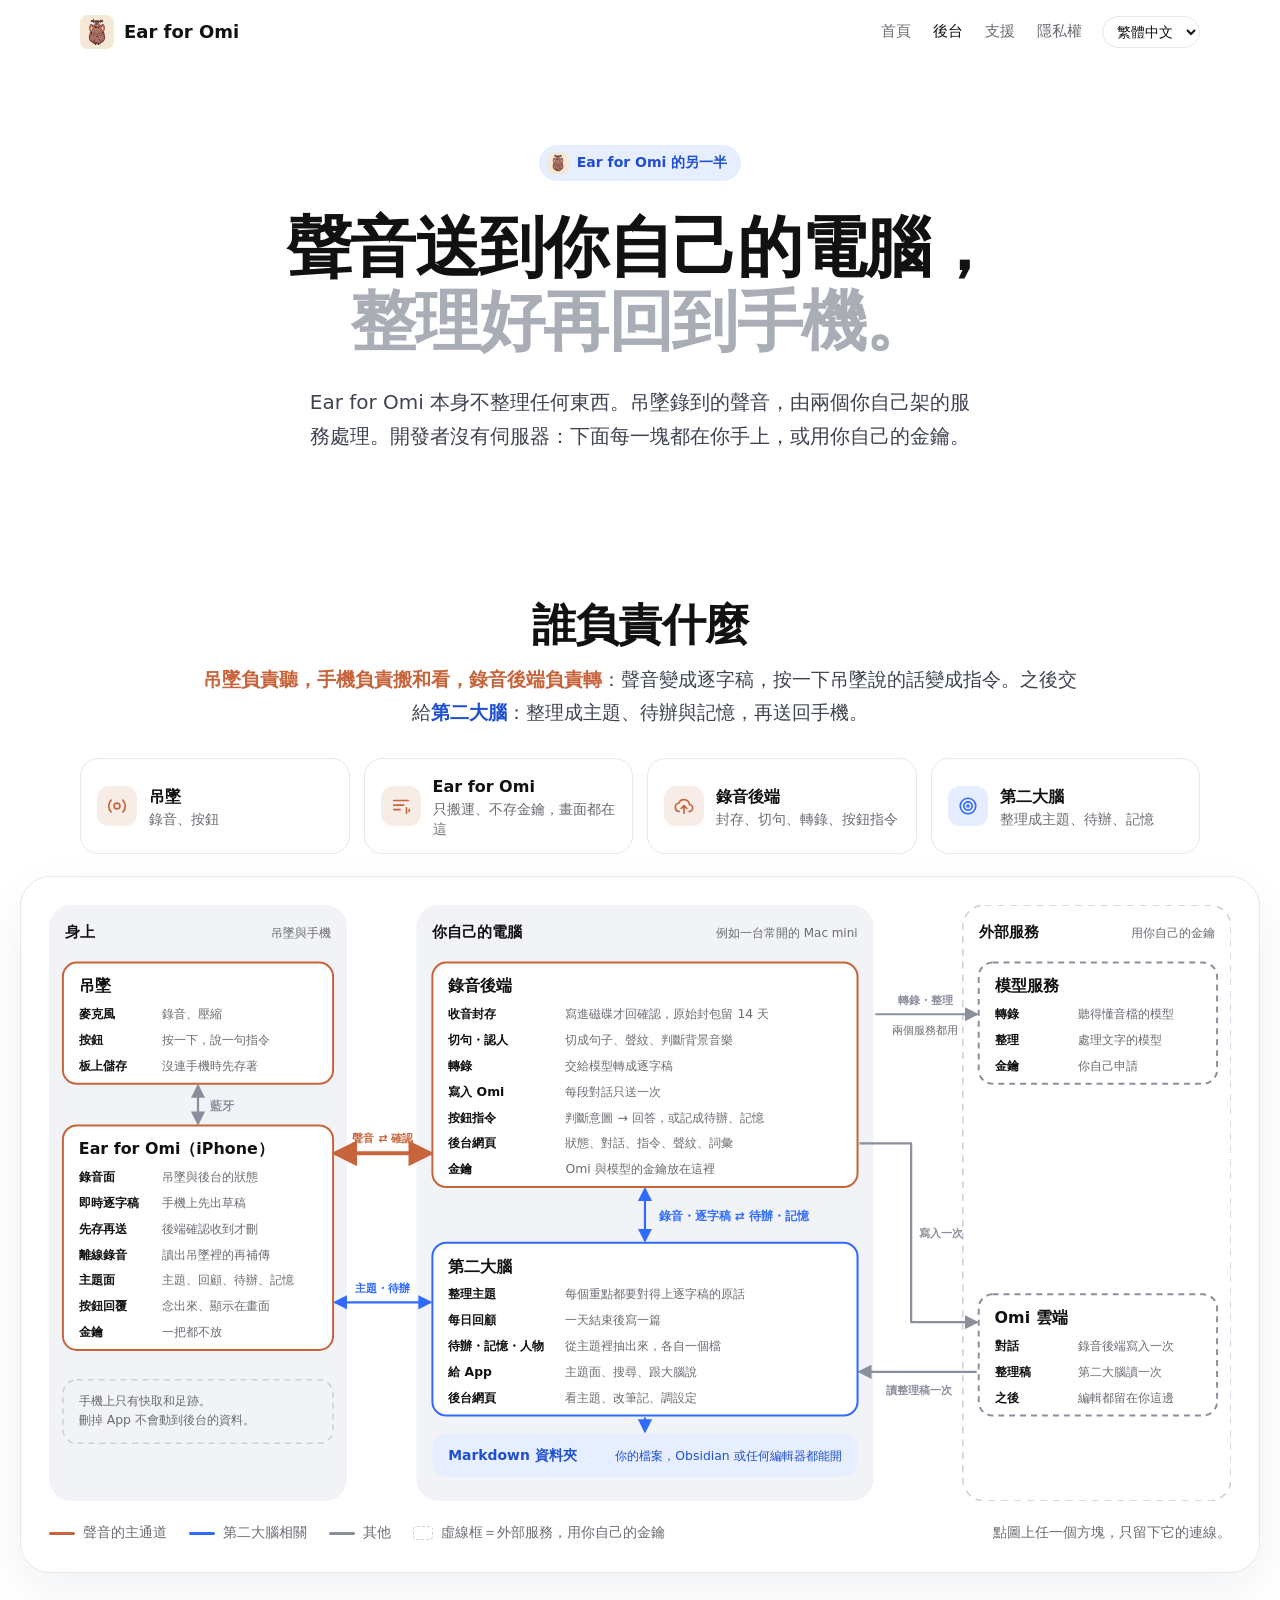
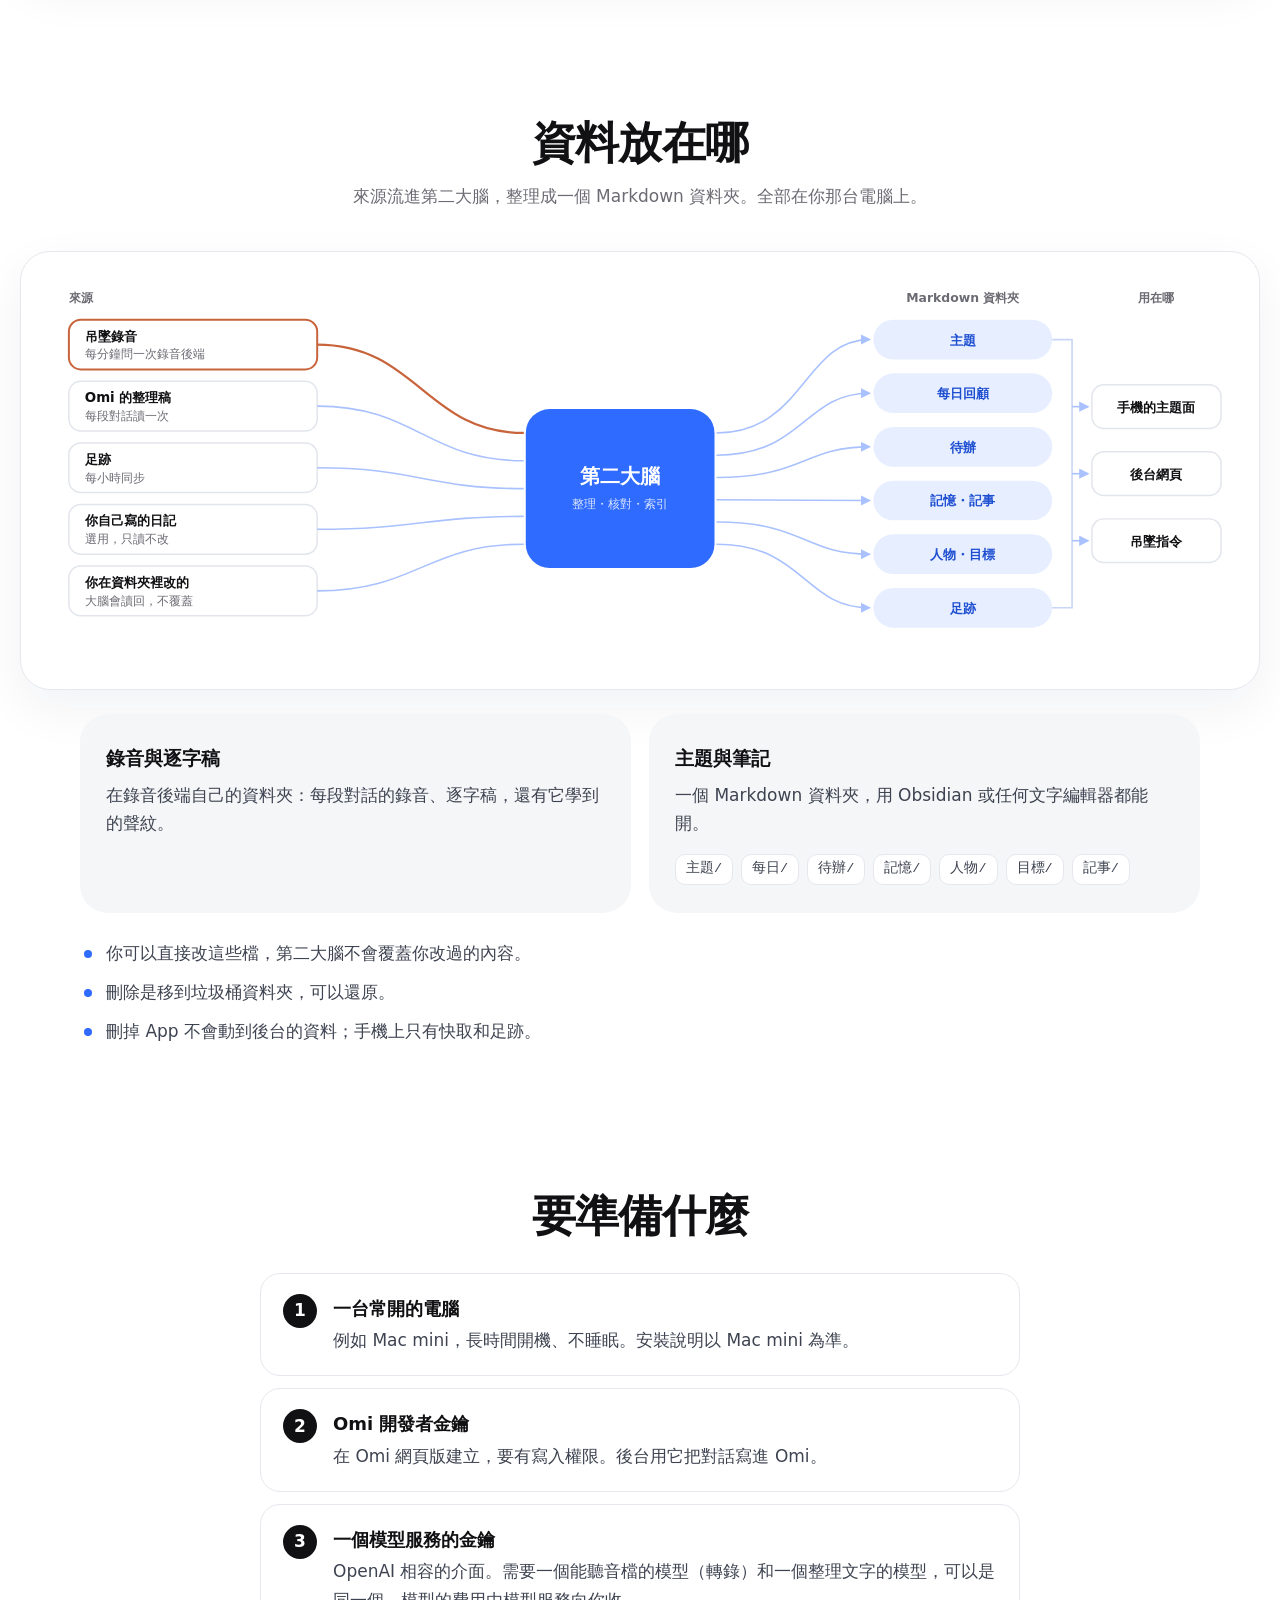
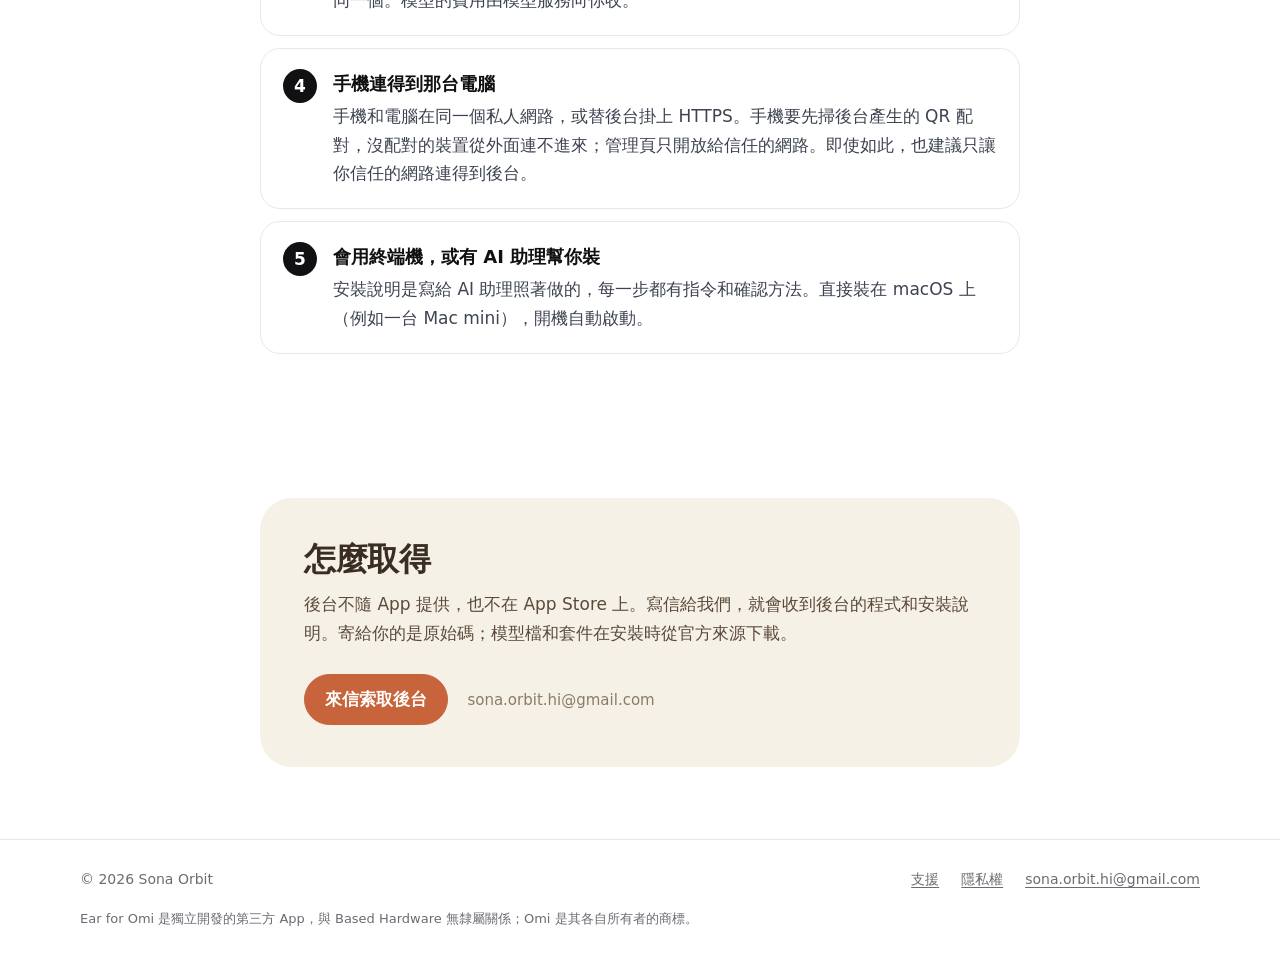
<file: zh-Hant/backend/index.html>
<!doctype html>
<html lang="zh-Hant">
<head>
<meta charset="utf-8">
<script async src="https://www.googletagmanager.com/gtag/js?id=G-FJGRNJFB15"></script><script>window.dataLayer=window.dataLayer||[];function gtag(){dataLayer.push(arguments);}gtag("js",new Date());gtag("config","G-FJGRNJFB15");document.addEventListener("click",function(e){var a=e.target.closest&&e.target.closest("a[href]");if(!a)return;var h=a.href;if(/apps\.apple\.com\/|testflight\.apple\.com\//.test(h)){gtag("event","download_click",{link_url:h,link_text:(a.textContent||"").trim().slice(0,60)});}},true);</script>
<meta name="viewport" content="width=device-width,initial-scale=1">
<meta name="color-scheme" content="light">
<title>後台 — Ear for Omi</title>
<meta name="description" content="Ear for Omi 的後台是兩個你自己架的服務：錄音後端把聲音變成逐字稿，第二大腦把逐字稿整理成主題、待辦與記憶。這一頁說明誰負責什麼、資料放在哪、要準備什麼、怎麼取得。">
<meta property="og:type" content="website">
<meta property="og:title" content="後台 — Ear for Omi">
<meta property="og:description" content="Ear for Omi 的後台是兩個你自己架的服務：錄音後端把聲音變成逐字稿，第二大腦把逐字稿整理成主題、待辦與記憶。這一頁說明誰負責什麼、資料放在哪、要準備什麼、怎麼取得。">
<meta property="og:url" content="https://sona-orbit.github.io/ear-for-omi/zh-Hant/backend/">
<meta property="og:image" content="https://sona-orbit.github.io/ear-for-omi/assets/icon.png">
<link rel="canonical" href="https://sona-orbit.github.io/ear-for-omi/zh-Hant/backend/">
<link rel="alternate" hreflang="en" href="https://sona-orbit.github.io/ear-for-omi/backend/"><link rel="alternate" hreflang="zh-Hant" href="https://sona-orbit.github.io/ear-for-omi/zh-Hant/backend/"><link rel="alternate" hreflang="x-default" href="https://sona-orbit.github.io/ear-for-omi/backend/">
<link rel="icon" href="../../assets/favicon.png">
<link rel="apple-touch-icon" href="../../assets/icon.png">
<link rel="stylesheet" href="../../assets/style.css?v=46d3cb1e">
<script>window.SITE_LOCALE='zh-Hant';window.SITE_PAGE='backend/';window.SITE_ROOT='../../';</script>
<script defer src="../../assets/site.js?v=46d3cb1e"></script>
</head>
<body>
<header class="site-header"><div class="wrap nav">
<a class="brand" href="../../zh-Hant/"><img src="../../assets/icon.png" alt="" width="34" height="34"><span>Ear for Omi</span></a>
<nav class="nav-links" aria-label="主選單"><a href="../../zh-Hant/">首頁</a><a href="../../zh-Hant/backend/" aria-current="page">後台</a><a href="../../zh-Hant/support/">支援</a><a href="../../zh-Hant/privacy/">隱私權</a></nav>
<label><span class="sr-only">語言</span><select class="lang" id="language" aria-label="語言"><option value="en">English</option><option value="zh-Hant" selected>繁體中文</option></select></label>
</div></header>
<main>
<section class="hero sub"><div class="wrap">
<p class="pill"><img src="../../assets/icon.png" alt="" width="22" height="22">Ear for Omi 的另一半</p>
<h1><span class="nb">聲音送到</span><span class="nb">你自己的電腦，</span><span class="dim"><span class="nb">整理好</span><span class="nb">再回到手機。</span></span></h1>
<p class="lead">Ear for Omi 本身不整理任何東西。吊墜錄到的聲音，由兩個你自己架的服務處理。開發者沒有伺服器：下面每一塊都在你手上，或用你自己的金鑰。</p>
</div></section>

<section id="map"><div class="wrap wide">
<h2 class="center">誰負責什麼</h2>
<p class="map-lead"><b class="k-c">吊墜負責聽，手機負責搬和看，錄音後端負責轉</b>：聲音變成逐字稿，按一下吊墜說的話變成指令。之後交給<b class="k-b">第二大腦</b>：整理成主題、待辦與記憶，再送回手機。</p>
<ul class="roles"><li class="k-c"><span class="role-ic"><svg class="ic" viewBox="0 0 24 24" aria-hidden="true"><circle cx="12" cy="12" r="3.2"/><path d="M5.6 5.6a9 9 0 0 0 0 12.8M18.4 5.6a9 9 0 0 1 0 12.8"/></svg></span><div><b>吊墜</b><span>錄音、按鈕</span></div></li><li class="k-c"><span class="role-ic"><svg class="ic" viewBox="0 0 24 24" aria-hidden="true"><path d="M4 6h16M4 11h11M4 16h7"/><path d="M18 14v6M21 16v2"/></svg></span><div><b>Ear for Omi</b><span>只搬運、不存金鑰，畫面都在這</span></div></li><li class="k-c"><span class="role-ic"><svg class="ic" viewBox="0 0 24 24" aria-hidden="true"><path d="M7 18a4.5 4.5 0 0 1-.6-8.96A6 6 0 0 1 18 10.5 3.75 3.75 0 0 1 17.5 18"/><path d="M12 20v-8M9 14.5l3-3 3 3"/></svg></span><div><b>錄音後端</b><span>封存、切句、轉錄、按鈕指令</span></div></li><li class="k-b"><span class="role-ic"><svg class="ic" viewBox="0 0 24 24" aria-hidden="true"><circle cx="12" cy="12" r="8.5"/><circle cx="12" cy="12" r="4.5"/><circle cx="12" cy="12" r="1"/></svg></span><div><b>第二大腦</b><span>整理成主題、待辦、記憶</span></div></li></ul>
<div class="diagram">
<div class="diagram-d"><svg class="arch-svg" viewBox="0 0 1190 600" xmlns="http://www.w3.org/2000/svg" font-family="system-ui, -apple-system, PingFang TC, Noto Sans TC, Microsoft JhengHei, sans-serif" role="img" aria-label="架構圖：吊墜與手機、你自己的電腦上的錄音後端與第二大腦、外部的模型服務與 Omi 雲端，以及它們之間的連線"><defs><marker id="mc" viewBox="0 0 10 10" refX="8.5" refY="5" markerWidth="6.5" markerHeight="6.5" orient="auto-start-reverse"><path d="M0 0 10 5 0 10z" fill="#c8643b"/></marker><marker id="mb" viewBox="0 0 10 10" refX="8.5" refY="5" markerWidth="6.5" markerHeight="6.5" orient="auto-start-reverse"><path d="M0 0 10 5 0 10z" fill="#2f6bff"/></marker><marker id="mg" viewBox="0 0 10 10" refX="8.5" refY="5" markerWidth="6.5" markerHeight="6.5" orient="auto-start-reverse"><path d="M0 0 10 5 0 10z" fill="#8a8f9c"/></marker><marker id="ml" viewBox="0 0 10 10" refX="8.5" refY="5" markerWidth="6.5" markerHeight="6.5" orient="auto-start-reverse"><path d="M0 0 10 5 0 10z" fill="#a9c1ff"/></marker></defs><rect x="0" y="0" width="300" height="600" rx="22" fill="#f1f3f7"/><text x="16" y="32" font-size="15" font-weight="700" fill="#111114">身上</text><text x="284" y="32" font-size="12" fill="#6b6b73" text-anchor="end">吊墜與手機</text><rect x="370" y="0" width="460" height="600" rx="22" fill="#f1f3f7"/><text x="386" y="32" font-size="15" font-weight="700" fill="#111114">你自己的電腦</text><text x="814" y="32" font-size="12" fill="#6b6b73" text-anchor="end">例如一台常開的 Mac mini</text><rect x="920" y="0" width="270" height="600" rx="22" fill="none" stroke="#c9cfdb" stroke-width="1.5" stroke-dasharray="7 6"/><text x="936" y="32" font-size="15" font-weight="700" fill="#111114">外部服務</text><text x="1174" y="32" font-size="12" fill="#6b6b73" text-anchor="end">用你自己的金鑰</text><rect x="14" y="478" width="272" height="64" rx="14" fill="none" stroke="#c9cfdb" stroke-width="1.5" stroke-dasharray="6 5"/><text x="30" y="503" font-size="12.5" fill="#6b6b73">手機上只有快取和足跡。</text><text x="30" y="523" font-size="12.5" fill="#6b6b73">刪掉 App 不會動到後台的資料。</text><g class="edge" data-ends="pendant app"><path d="M150 182 L150 220" fill="none" stroke="#8a8f9c" stroke-width="2.2" stroke-linejoin="round" marker-start="url(#mg)" marker-end="url(#mg)"/><text x="162" y="206" font-size="12" font-weight="600" fill="#8a8f9c" text-anchor="start">藍牙</text></g><g class="edge" data-ends="app rec"><path d="M288 250 L384 250" fill="none" stroke="#c8643b" stroke-width="4" stroke-linejoin="round" marker-start="url(#mc)" marker-end="url(#mc)"/><text x="336" y="239" font-size="11" font-weight="600" fill="#c8643b" text-anchor="middle">聲音 ⇄ 確認</text></g><g class="edge" data-ends="app brain"><path d="M288 400 L384 400" fill="none" stroke="#2f6bff" stroke-width="2.2" stroke-linejoin="round" marker-start="url(#mb)" marker-end="url(#mb)"/><text x="336" y="390" font-size="11" font-weight="600" fill="#2f6bff" text-anchor="middle">主題・待辦</text></g><g class="edge" data-ends="rec brain"><path d="M600 286 L600 338" fill="none" stroke="#2f6bff" stroke-width="2.2" stroke-linejoin="round" marker-start="url(#mb)" marker-end="url(#mb)"/><text x="614" y="317" font-size="12" font-weight="600" fill="#2f6bff" text-anchor="start">錄音・逐字稿 ⇄ 待辦・記憶</text></g><g class="edge" data-ends="brain md"><path d="M600 516 L600 530" fill="none" stroke="#2f6bff" stroke-width="2.2" stroke-linejoin="round" marker-end="url(#mb)"/></g><g class="edge" data-ends="rec brain model"><path d="M832 110 L934 110" fill="none" stroke="#8a8f9c" stroke-width="2.2" stroke-linejoin="round" marker-end="url(#mg)"/><text x="882" y="100" font-size="11" font-weight="600" fill="#8a8f9c" text-anchor="middle">轉錄・整理</text><text x="882" y="130" font-size="11" fill="#6b6b73" text-anchor="middle">兩個服務都用</text></g><g class="edge" data-ends="rec omi"><path d="M816 240 L868 240 L868 420 L934 420" fill="none" stroke="#8a8f9c" stroke-width="2.2" stroke-linejoin="round" marker-end="url(#mg)"/><text x="876" y="334" font-size="11" font-weight="600" fill="#8a8f9c" text-anchor="start">寫入一次</text></g><g class="edge" data-ends="omi brain"><path d="M934 470 L816 470" fill="none" stroke="#8a8f9c" stroke-width="2.2" stroke-linejoin="round" marker-end="url(#mg)"/><text x="876" y="492" font-size="11" font-weight="600" fill="#8a8f9c" text-anchor="middle">讀整理稿一次</text></g><g class="node" data-id="pendant" tabindex="0" role="button" aria-label="吊墜"><rect x="14" y="58" width="272" height="122" rx="14" fill="#fff" stroke="#c8643b" stroke-width="2"/><text x="30" y="87" font-size="16" font-weight="700" fill="#111114">吊墜</text><text x="30" y="114" font-size="12.5" font-weight="700" fill="#111114">麥克風</text><text x="114" y="114" font-size="12.5" fill="#6b6b73">錄音、壓縮</text><text x="30" y="140" font-size="12.5" font-weight="700" fill="#111114">按鈕</text><text x="114" y="140" font-size="12.5" fill="#6b6b73">按一下，說一句指令</text><text x="30" y="166" font-size="12.5" font-weight="700" fill="#111114">板上儲存</text><text x="114" y="166" font-size="12.5" fill="#6b6b73">沒連手機時先存著</text></g><g class="node" data-id="app" tabindex="0" role="button" aria-label="Ear for Omi（iPhone）"><rect x="14" y="222" width="272" height="226" rx="14" fill="#fff" stroke="#c8643b" stroke-width="2"/><text x="30" y="251" font-size="16" font-weight="700" fill="#111114">Ear for Omi（iPhone）</text><text x="30" y="278" font-size="12.5" font-weight="700" fill="#111114">錄音面</text><text x="114" y="278" font-size="12.5" fill="#6b6b73">吊墜與後台的狀態</text><text x="30" y="304" font-size="12.5" font-weight="700" fill="#111114">即時逐字稿</text><text x="114" y="304" font-size="12.5" fill="#6b6b73">手機上先出草稿</text><text x="30" y="330" font-size="12.5" font-weight="700" fill="#111114">先存再送</text><text x="114" y="330" font-size="12.5" fill="#6b6b73">後端確認收到才刪</text><text x="30" y="356" font-size="12.5" font-weight="700" fill="#111114">離線錄音</text><text x="114" y="356" font-size="12.5" fill="#6b6b73">讀出吊墜裡的再補傳</text><text x="30" y="382" font-size="12.5" font-weight="700" fill="#111114">主題面</text><text x="114" y="382" font-size="12.5" fill="#6b6b73">主題、回顧、待辦、記憶</text><text x="30" y="408" font-size="12.5" font-weight="700" fill="#111114">按鈕回覆</text><text x="114" y="408" font-size="12.5" fill="#6b6b73">念出來、顯示在畫面</text><text x="30" y="434" font-size="12.5" font-weight="700" fill="#111114">金鑰</text><text x="114" y="434" font-size="12.5" fill="#6b6b73">一把都不放</text></g><g class="node" data-id="rec" tabindex="0" role="button" aria-label="錄音後端"><rect x="386" y="58" width="428" height="226" rx="14" fill="#fff" stroke="#c8643b" stroke-width="2"/><text x="402" y="87" font-size="16" font-weight="700" fill="#111114">錄音後端</text><text x="402" y="114" font-size="12.5" font-weight="700" fill="#111114">收音封存</text><text x="520" y="114" font-size="12.5" fill="#6b6b73">寫進磁碟才回確認，原始封包留 14 天</text><text x="402" y="140" font-size="12.5" font-weight="700" fill="#111114">切句・認人</text><text x="520" y="140" font-size="12.5" fill="#6b6b73">切成句子、聲紋、判斷背景音樂</text><text x="402" y="166" font-size="12.5" font-weight="700" fill="#111114">轉錄</text><text x="520" y="166" font-size="12.5" fill="#6b6b73">交給模型轉成逐字稿</text><text x="402" y="192" font-size="12.5" font-weight="700" fill="#111114">寫入 Omi</text><text x="520" y="192" font-size="12.5" fill="#6b6b73">每段對話只送一次</text><text x="402" y="218" font-size="12.5" font-weight="700" fill="#111114">按鈕指令</text><text x="520" y="218" font-size="12.5" fill="#6b6b73">判斷意圖 → 回答，或記成待辦、記憶</text><text x="402" y="244" font-size="12.5" font-weight="700" fill="#111114">後台網頁</text><text x="520" y="244" font-size="12.5" fill="#6b6b73">狀態、對話、指令、聲紋、詞彙</text><text x="402" y="270" font-size="12.5" font-weight="700" fill="#111114">金鑰</text><text x="520" y="270" font-size="12.5" fill="#6b6b73">Omi 與模型的金鑰放在這裡</text></g><g class="node" data-id="brain" tabindex="0" role="button" aria-label="第二大腦"><rect x="386" y="340" width="428" height="174" rx="14" fill="#fff" stroke="#2f6bff" stroke-width="2"/><text x="402" y="369" font-size="16" font-weight="700" fill="#111114">第二大腦</text><text x="402" y="396" font-size="12.5" font-weight="700" fill="#111114">整理主題</text><text x="520" y="396" font-size="12.5" fill="#6b6b73">每個重點都要對得上逐字稿的原話</text><text x="402" y="422" font-size="12.5" font-weight="700" fill="#111114">每日回顧</text><text x="520" y="422" font-size="12.5" fill="#6b6b73">一天結束後寫一篇</text><text x="402" y="448" font-size="12.5" font-weight="700" fill="#111114">待辦・記憶・人物</text><text x="520" y="448" font-size="12.5" fill="#6b6b73">從主題裡抽出來，各自一個檔</text><text x="402" y="474" font-size="12.5" font-weight="700" fill="#111114">給 App</text><text x="520" y="474" font-size="12.5" fill="#6b6b73">主題面、搜尋、跟大腦說</text><text x="402" y="500" font-size="12.5" font-weight="700" fill="#111114">後台網頁</text><text x="520" y="500" font-size="12.5" fill="#6b6b73">看主題、改筆記、調設定</text></g><g class="node" data-id="model" tabindex="0" role="button" aria-label="模型服務"><rect x="936" y="58" width="240" height="122" rx="14" fill="#fff" stroke="#8a8f9c" stroke-width="2" stroke-dasharray="6 5"/><text x="952" y="87" font-size="16" font-weight="700" fill="#111114">模型服務</text><text x="952" y="114" font-size="12.5" font-weight="700" fill="#111114">轉錄</text><text x="1036" y="114" font-size="12.5" fill="#6b6b73">聽得懂音檔的模型</text><text x="952" y="140" font-size="12.5" font-weight="700" fill="#111114">整理</text><text x="1036" y="140" font-size="12.5" fill="#6b6b73">處理文字的模型</text><text x="952" y="166" font-size="12.5" font-weight="700" fill="#111114">金鑰</text><text x="1036" y="166" font-size="12.5" fill="#6b6b73">你自己申請</text></g><g class="node" data-id="omi" tabindex="0" role="button" aria-label="Omi 雲端"><rect x="936" y="392" width="240" height="122" rx="14" fill="#fff" stroke="#8a8f9c" stroke-width="2" stroke-dasharray="6 5"/><text x="952" y="421" font-size="16" font-weight="700" fill="#111114">Omi 雲端</text><text x="952" y="448" font-size="12.5" font-weight="700" fill="#111114">對話</text><text x="1036" y="448" font-size="12.5" fill="#6b6b73">錄音後端寫入一次</text><text x="952" y="474" font-size="12.5" font-weight="700" fill="#111114">整理稿</text><text x="1036" y="474" font-size="12.5" fill="#6b6b73">第二大腦讀一次</text><text x="952" y="500" font-size="12.5" font-weight="700" fill="#111114">之後</text><text x="1036" y="500" font-size="12.5" fill="#6b6b73">編輯都留在你這邊</text></g><g class="node" data-id="md"><rect x="386" y="532" width="428" height="44" rx="14" fill="#e6eeff"/><text x="402" y="559" font-size="14" font-weight="700" fill="#1f4fd1">Markdown 資料夾</text><text x="798" y="559" font-size="12.5" fill="#1f4fd1" text-anchor="end">你的檔案，Obsidian 或任何編輯器都能開</text></g></svg></div>
<div class="diagram-m arch"><div class="arch-col"><h3>身上</h3><span class="sub">吊墜與手機</span><div class="arch-card rec"><b class="name">吊墜</b><ul><li><b>麥克風</b><span>錄音、壓縮</span></li><li><b>按鈕</b><span>按一下，說一句指令</span></li><li><b>板上儲存</b><span>沒連手機時先存著</span></li></ul></div><div class="arch-link "><span>藍牙</span></div><div class="arch-card rec"><b class="name">Ear for Omi（iPhone）</b><ul><li><b>錄音面</b><span>吊墜與後台的狀態</span></li><li><b>即時逐字稿</b><span>手機上先出草稿</span></li><li><b>先存再送</b><span>後端確認收到才刪</span></li><li><b>離線錄音</b><span>讀出吊墜裡的再補傳</span></li><li><b>主題面</b><span>主題、回顧、待辦、記憶</span></li><li><b>按鈕回覆</b><span>念出來、顯示在畫面</span></li><li><b>金鑰</b><span>一把都不放</span></li></ul></div></div><div class="arch-link clay"><span>聲音 ⇄ 確認</span></div><div class="arch-col"><h3>你自己的電腦</h3><span class="sub">例如一台常開的 Mac mini</span><div class="arch-card rec"><b class="name">錄音後端</b><ul><li><b>收音封存</b><span>寫進磁碟才回確認，原始封包留 14 天</span></li><li><b>切句・認人</b><span>切成句子、聲紋、判斷背景音樂</span></li><li><b>轉錄</b><span>交給模型轉成逐字稿</span></li><li><b>寫入 Omi</b><span>每段對話只送一次</span></li><li><b>按鈕指令</b><span>判斷意圖 → 回答，或記成待辦、記憶</span></li><li><b>後台網頁</b><span>狀態、對話、指令、聲紋、詞彙</span></li><li><b>金鑰</b><span>Omi 與模型的金鑰放在這裡</span></li></ul></div><div class="arch-link in"><span>錄音・逐字稿 ⇄ 待辦・記憶</span></div><div class="arch-card brain"><b class="name">第二大腦</b><ul><li><b>整理主題</b><span>每個重點都要對得上逐字稿的原話</span></li><li><b>每日回顧</b><span>一天結束後寫一篇</span></li><li><b>待辦・記憶・人物</b><span>從主題裡抽出來，各自一個檔</span></li><li><b>給 App</b><span>主題面、搜尋、跟大腦說</span></li><li><b>後台網頁</b><span>看主題、改筆記、調設定</span></li></ul></div><p class="arch-folder"><b>Markdown 資料夾</b>你的檔案，Obsidian 或任何編輯器都能開</p></div><div class="arch-link "><span>轉錄・整理 · 寫入一次</span></div><div class="arch-col outside"><h3>外部服務</h3><span class="sub">用你自己的金鑰</span><div class="arch-card "><b class="name">模型服務</b><ul><li><b>轉錄</b><span>聽得懂音檔的模型</span></li><li><b>整理</b><span>處理文字的模型</span></li><li><b>金鑰</b><span>你自己申請</span></li></ul></div><div class="gap"></div><div class="arch-card "><b class="name">Omi 雲端</b><ul><li><b>對話</b><span>錄音後端寫入一次</span></li><li><b>整理稿</b><span>第二大腦讀一次</span></li><li><b>之後</b><span>編輯都留在你這邊</span></li></ul></div></div></div>
<div class="legend"><span class="lg c">聲音的主通道</span><span class="lg b">第二大腦相關</span><span class="lg g">其他</span><span class="lg d">虛線框＝外部服務，用你自己的金鑰</span><span class="hint">點圖上任一個方塊，只留下它的連線。</span><button type="button" class="show-all" hidden>顯示全部</button></div>
</div>
</div></section>

<section id="data"><div class="wrap wide">
<h2 class="center">資料放在哪</h2>
<p class="section-lead center">來源流進第二大腦，整理成一個 Markdown 資料夾。全部在你那台電腦上。</p>
<div class="diagram">
<div class="diagram-d"><svg class="flow-svg" viewBox="0 0 1190 384" xmlns="http://www.w3.org/2000/svg" font-family="system-ui, -apple-system, PingFang TC, Noto Sans TC, Microsoft JhengHei, sans-serif" role="img" aria-label="資料流向圖：幾種來源流進第二大腦，整理成 Markdown 資料夾裡的幾種內容，再給手機、後台網頁和吊墜指令用"><defs><marker id="mc" viewBox="0 0 10 10" refX="8.5" refY="5" markerWidth="6.5" markerHeight="6.5" orient="auto-start-reverse"><path d="M0 0 10 5 0 10z" fill="#c8643b"/></marker><marker id="mb" viewBox="0 0 10 10" refX="8.5" refY="5" markerWidth="6.5" markerHeight="6.5" orient="auto-start-reverse"><path d="M0 0 10 5 0 10z" fill="#2f6bff"/></marker><marker id="mg" viewBox="0 0 10 10" refX="8.5" refY="5" markerWidth="6.5" markerHeight="6.5" orient="auto-start-reverse"><path d="M0 0 10 5 0 10z" fill="#8a8f9c"/></marker><marker id="ml" viewBox="0 0 10 10" refX="8.5" refY="5" markerWidth="6.5" markerHeight="6.5" orient="auto-start-reverse"><path d="M0 0 10 5 0 10z" fill="#a9c1ff"/></marker></defs><text x="20" y="22" font-size="12.5" font-weight="600" fill="#6b6b73" text-anchor="start">來源</text><text x="920" y="22" font-size="12.5" font-weight="600" fill="#6b6b73" text-anchor="middle">Markdown 資料夾</text><text x="1115" y="22" font-size="12.5" font-weight="600" fill="#6b6b73" text-anchor="middle">用在哪</text><rect x="20" y="40" width="250" height="50" rx="12" fill="#fff" stroke="#c8643b" stroke-width="2"/><text x="36" y="61" font-size="13.5" font-weight="700" fill="#111114">吊墜錄音</text><text x="36" y="79" font-size="12" fill="#6b6b73">每分鐘問一次錄音後端</text><rect x="20" y="102" width="250" height="50" rx="12" fill="#fff" stroke="#e2e5ec" stroke-width="1.5"/><text x="36" y="123" font-size="13.5" font-weight="700" fill="#111114">Omi 的整理稿</text><text x="36" y="141" font-size="12" fill="#6b6b73">每段對話讀一次</text><rect x="20" y="164" width="250" height="50" rx="12" fill="#fff" stroke="#e2e5ec" stroke-width="1.5"/><text x="36" y="185" font-size="13.5" font-weight="700" fill="#111114">足跡</text><text x="36" y="203" font-size="12" fill="#6b6b73">每小時同步</text><rect x="20" y="226" width="250" height="50" rx="12" fill="#fff" stroke="#e2e5ec" stroke-width="1.5"/><text x="36" y="247" font-size="13.5" font-weight="700" fill="#111114">你自己寫的日記</text><text x="36" y="265" font-size="12" fill="#6b6b73">選用，只讀不改</text><rect x="20" y="288" width="250" height="50" rx="12" fill="#fff" stroke="#e2e5ec" stroke-width="1.5"/><text x="36" y="309" font-size="13.5" font-weight="700" fill="#111114">你在資料夾裡改的</text><text x="36" y="327" font-size="12" fill="#6b6b73">大腦會讀回，不覆蓋</text><rect x="830" y="40" width="180" height="40" rx="20" fill="#e6eeff"/><text x="920" y="65" font-size="13.5" font-weight="700" fill="#1f4fd1" text-anchor="middle">主題</text><rect x="830" y="94" width="180" height="40" rx="20" fill="#e6eeff"/><text x="920" y="119" font-size="13.5" font-weight="700" fill="#1f4fd1" text-anchor="middle">每日回顧</text><rect x="830" y="148" width="180" height="40" rx="20" fill="#e6eeff"/><text x="920" y="173" font-size="13.5" font-weight="700" fill="#1f4fd1" text-anchor="middle">待辦</text><rect x="830" y="202" width="180" height="40" rx="20" fill="#e6eeff"/><text x="920" y="227" font-size="13.5" font-weight="700" fill="#1f4fd1" text-anchor="middle">記憶・記事</text><rect x="830" y="256" width="180" height="40" rx="20" fill="#e6eeff"/><text x="920" y="281" font-size="13.5" font-weight="700" fill="#1f4fd1" text-anchor="middle">人物・目標</text><rect x="830" y="310" width="180" height="40" rx="20" fill="#e6eeff"/><text x="920" y="335" font-size="13.5" font-weight="700" fill="#1f4fd1" text-anchor="middle">足跡</text><rect x="1050" y="105.5" width="130" height="44" rx="12" fill="#fff" stroke="#e2e5ec" stroke-width="1.5"/><text x="1115" y="132.5" font-size="13" font-weight="700" fill="#111114" text-anchor="middle">手機的主題面</text><rect x="1050" y="173.0" width="130" height="44" rx="12" fill="#fff" stroke="#e2e5ec" stroke-width="1.5"/><text x="1115" y="200.0" font-size="13" font-weight="700" fill="#111114" text-anchor="middle">後台網頁</text><rect x="1050" y="240.5" width="130" height="44" rx="12" fill="#fff" stroke="#e2e5ec" stroke-width="1.5"/><text x="1115" y="267.5" font-size="13" font-weight="700" fill="#111114" text-anchor="middle">吊墜指令</text><path d="M270 65 C 370 65, 380 154.0, 478 154.0" fill="none" stroke="#c8643b" stroke-width="2.2"/><path d="M270 127 C 370 127, 380 182.0, 478 182.0" fill="none" stroke="#a9c1ff" stroke-width="1.6"/><path d="M270 189 C 370 189, 380 210.0, 478 210.0" fill="none" stroke="#a9c1ff" stroke-width="1.6"/><path d="M270 251 C 370 251, 380 238.0, 478 238.0" fill="none" stroke="#a9c1ff" stroke-width="1.6"/><path d="M270 313 C 370 313, 380 266.0, 478 266.0" fill="none" stroke="#a9c1ff" stroke-width="1.6"/><path d="M672 154.0 C 760 154.0, 760 60, 826 60" fill="none" stroke="#a9c1ff" stroke-width="1.6" marker-end="url(#ml)"/><path d="M672 176.4 C 760 176.4, 760 114, 826 114" fill="none" stroke="#a9c1ff" stroke-width="1.6" marker-end="url(#ml)"/><path d="M672 198.8 C 760 198.8, 760 168, 826 168" fill="none" stroke="#a9c1ff" stroke-width="1.6" marker-end="url(#ml)"/><path d="M672 221.2 C 760 221.2, 760 222, 826 222" fill="none" stroke="#a9c1ff" stroke-width="1.6" marker-end="url(#ml)"/><path d="M672 243.6 C 760 243.6, 760 276, 826 276" fill="none" stroke="#a9c1ff" stroke-width="1.6" marker-end="url(#ml)"/><path d="M672 266.0 C 760 266.0, 760 330, 826 330" fill="none" stroke="#a9c1ff" stroke-width="1.6" marker-end="url(#ml)"/><path d="M1010 60 L1030 60 L1030 330 L1010 330" fill="none" stroke="#c9d6f7" stroke-width="1.6"/><path d="M1030 127.5 L1046 127.5" fill="none" stroke="#a9c1ff" stroke-width="1.6" marker-end="url(#ml)"/><path d="M1030 195.0 L1046 195.0" fill="none" stroke="#a9c1ff" stroke-width="1.6" marker-end="url(#ml)"/><path d="M1030 262.5 L1046 262.5" fill="none" stroke="#a9c1ff" stroke-width="1.6" marker-end="url(#ml)"/><rect x="480" y="130.0" width="190" height="160" rx="24" fill="#2f6bff"/><text x="575" y="204.0" font-size="20" font-weight="800" fill="#fff" text-anchor="middle">第二大腦</text><text x="575" y="230.0" font-size="12.5" fill="#dbe6ff" text-anchor="middle">整理・核對・索引</text></svg></div>
<div class="diagram-m flow"><h4>來源</h4><ul class="flow-chips src"><li><b>吊墜錄音</b><span>每分鐘問一次錄音後端</span></li><li><b>Omi 的整理稿</b><span>每段對話讀一次</span></li><li><b>足跡</b><span>每小時同步</span></li><li><b>你自己寫的日記</b><span>選用，只讀不改</span></li><li><b>你在資料夾裡改的</b><span>大腦會讀回，不覆蓋</span></li></ul><div class="flow-down"></div><div class="flow-brain"><b>第二大腦</b><span>整理・核對・索引</span></div><div class="flow-down"></div><h4>Markdown 資料夾</h4><ul class="flow-chips kinds"><li><b>主題</b></li><li><b>每日回顧</b></li><li><b>待辦</b></li><li><b>記憶・記事</b></li><li><b>人物・目標</b></li><li><b>足跡</b></li></ul><div class="flow-down"></div><h4>用在哪</h4><ul class="flow-chips "><li><b>手機的主題面</b></li><li><b>後台網頁</b></li><li><b>吊墜指令</b></li></ul></div>
</div>
<div class="cards two"><div class="card"><h3>錄音與逐字稿</h3><p>在錄音後端自己的資料夾：每段對話的錄音、逐字稿，還有它學到的聲紋。</p></div><div class="card"><h3>主題與筆記</h3><p>一個 Markdown 資料夾，用 Obsidian 或任何文字編輯器都能開。</p><ul class="tree"><li>主題/</li><li>每日/</li><li>待辦/</li><li>記憶/</li><li>人物/</li><li>目標/</li><li>記事/</li></ul></div></div>
<ul class="points"><li>你可以直接改這些檔，第二大腦不會覆蓋你改過的內容。</li><li>刪除是移到垃圾桶資料夾，可以還原。</li><li>刪掉 App 不會動到後台的資料；手機上只有快取和足跡。</li></ul>
</div></section>

<section id="need"><div class="wrap narrow">
<h2 class="center">要準備什麼</h2>
<ol class="needs"><li><span class="num">1</span><div><b>一台常開的電腦</b><span>例如 Mac mini，長時間開機、不睡眠。安裝說明以 Mac mini 為準。</span></div></li><li><span class="num">2</span><div><b>Omi 開發者金鑰</b><span>在 Omi 網頁版建立，要有寫入權限。後台用它把對話寫進 Omi。</span></div></li><li><span class="num">3</span><div><b>一個模型服務的金鑰</b><span>OpenAI 相容的介面。需要一個能聽音檔的模型（轉錄）和一個整理文字的模型，可以是同一個。模型的費用由模型服務向你收。</span></div></li><li><span class="num">4</span><div><b>手機連得到那台電腦</b><span>手機和電腦在同一個私人網路，或替後台掛上 HTTPS。手機要先掃後台產生的 QR 配對，沒配對的裝置從外面連不進來；管理頁只開放給信任的網路。即使如此，也建議只讓你信任的網路連得到後台。</span></div></li><li><span class="num">5</span><div><b>會用終端機，或有 AI 助理幫你裝</b><span>安裝說明是寫給 AI 助理照著做的，每一步都有指令和確認方法。直接裝在 macOS 上（例如一台 Mac mini），開機自動啟動。</span></div></li></ol>
</div></section>

<section id="get"><div class="wrap narrow">
<div class="backend-box"><h2>怎麼取得</h2><p>後台不隨 App 提供，也不在 App Store 上。寫信給我們，就會收到後台的程式和安裝說明。寄給你的是原始碼；模型檔和套件在安裝時從官方來源下載。</p>
<a class="ghost solid" href="mailto:sona.orbit.hi@gmail.com?subject=%E7%B4%A2%E5%8F%96%20Ear%20for%20Omi%20%E5%BE%8C%E5%8F%B0">來信索取後台</a>
<span class="mail-plain">sona.orbit.hi@gmail.com</span></div>
</div></section>
</main>
<footer><div class="wrap">
<div class="footer-row">
<span>© 2026 Sona Orbit</span><span class="spacer"></span>
<a href="../../zh-Hant/support/">支援</a>
<a href="../../zh-Hant/privacy/">隱私權</a>
<a href="mailto:sona.orbit.hi@gmail.com">sona.orbit.hi@gmail.com</a>
</div>
<p class="disclaimer">Ear for Omi 是獨立開發的第三方 App，與 Based Hardware 無隸屬關係；Omi 是其各自所有者的商標。</p>
</div></footer>
</body>
</html>
</file>
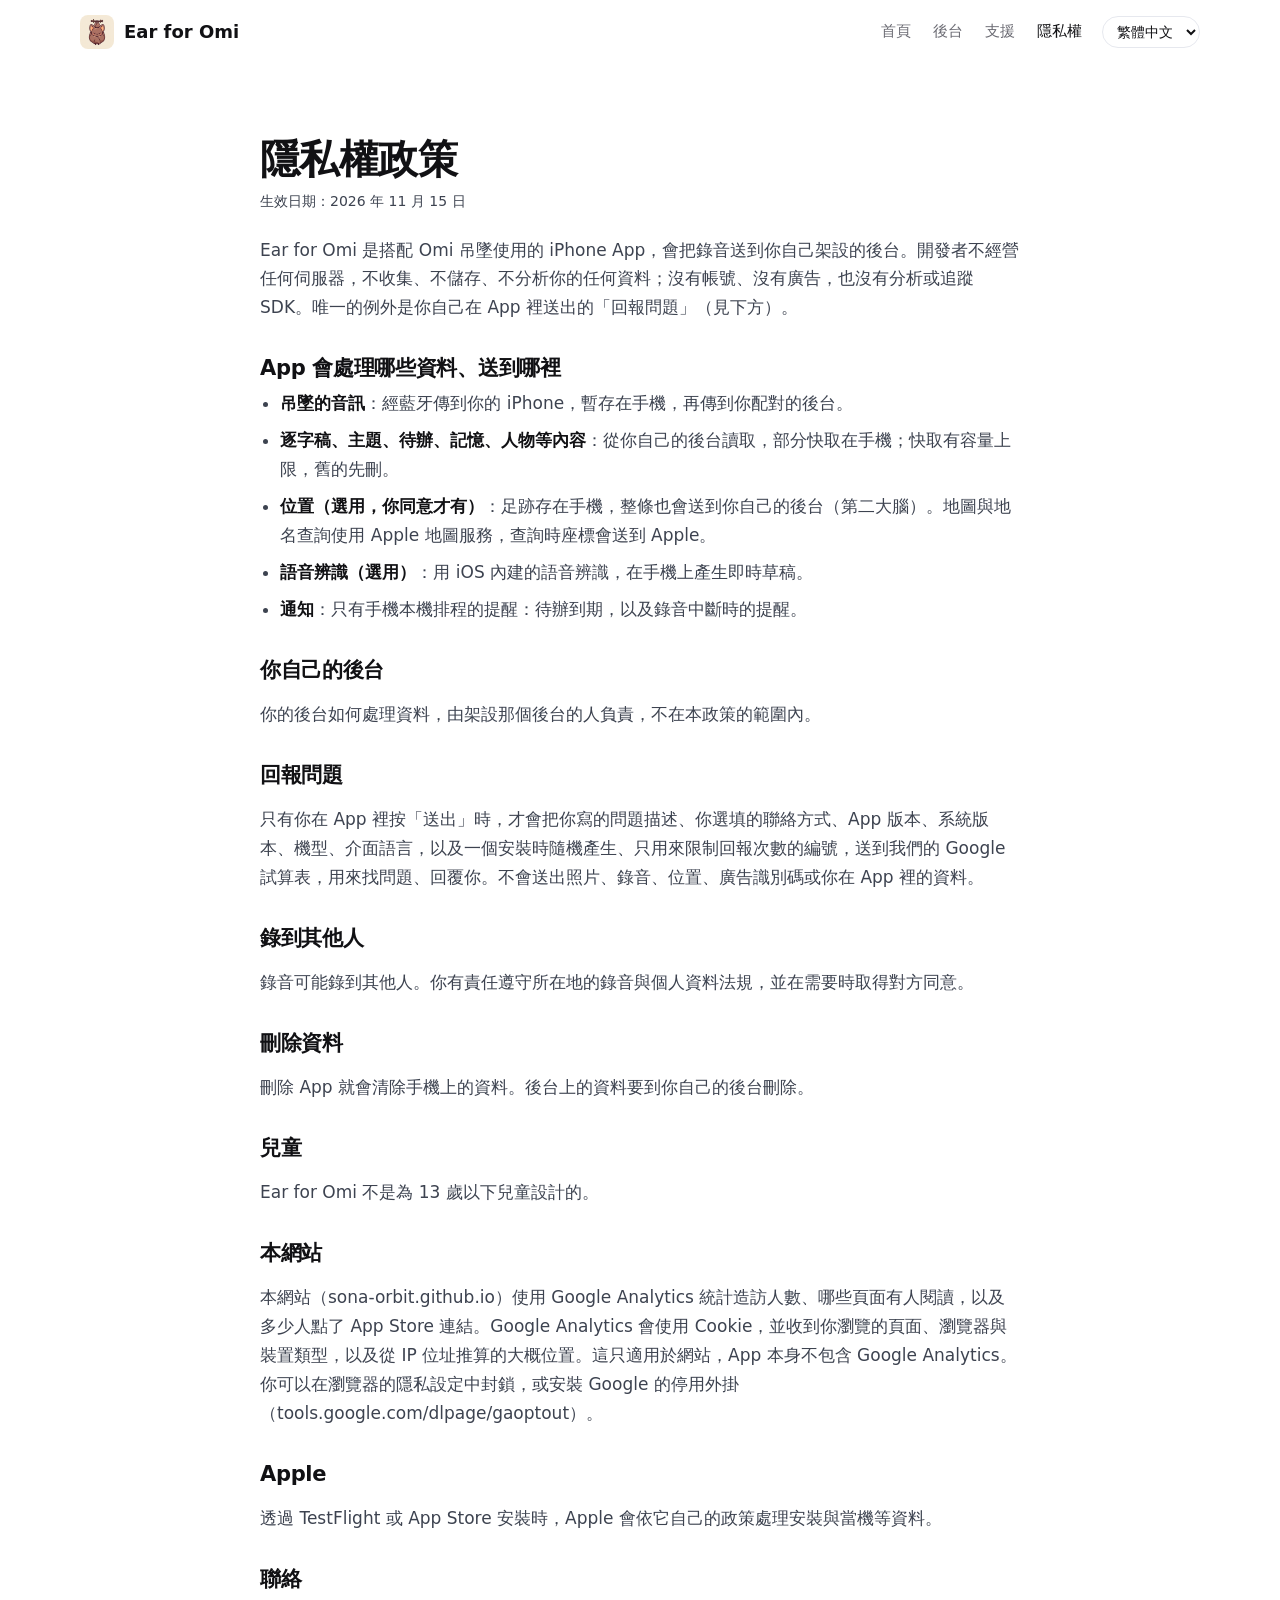
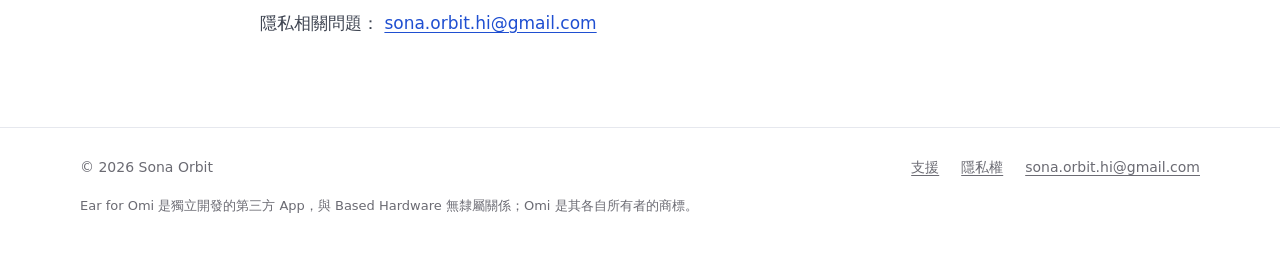
<file: zh-Hant/privacy/index.html>
<!doctype html>
<html lang="zh-Hant">
<head>
<meta charset="utf-8">
<script async src="https://www.googletagmanager.com/gtag/js?id=G-FJGRNJFB15"></script><script>window.dataLayer=window.dataLayer||[];function gtag(){dataLayer.push(arguments);}gtag("js",new Date());gtag("config","G-FJGRNJFB15");document.addEventListener("click",function(e){var a=e.target.closest&&e.target.closest("a[href]");if(!a)return;var h=a.href;if(/apps\.apple\.com\/|testflight\.apple\.com\//.test(h)){gtag("event","download_click",{link_url:h,link_text:(a.textContent||"").trim().slice(0,60)});}},true);</script>
<meta name="viewport" content="width=device-width,initial-scale=1">
<meta name="color-scheme" content="light">
<title>隱私權政策 — Ear for Omi</title>
<meta name="description" content="Ear for Omi 是搭配 Omi 吊墜使用的 iPhone App，會把錄音送到你自己架設的後台。開發者不經營任何伺服器，不收集、不儲存、不分析你的任何資料；沒有帳號、沒有廣告，也沒有分析或追蹤 SDK。唯一的例外是你自己在 App 裡送出的「回報問題」（見下方）。">
<meta property="og:type" content="website">
<meta property="og:title" content="隱私權政策 — Ear for Omi">
<meta property="og:description" content="Ear for Omi 是搭配 Omi 吊墜使用的 iPhone App，會把錄音送到你自己架設的後台。開發者不經營任何伺服器，不收集、不儲存、不分析你的任何資料；沒有帳號、沒有廣告，也沒有分析或追蹤 SDK。唯一的例外是你自己在 App 裡送出的「回報問題」（見下方）。">
<meta property="og:url" content="https://sona-orbit.github.io/ear-for-omi/zh-Hant/privacy/">
<meta property="og:image" content="https://sona-orbit.github.io/ear-for-omi/assets/icon.png">
<link rel="canonical" href="https://sona-orbit.github.io/ear-for-omi/zh-Hant/privacy/">
<link rel="alternate" hreflang="en" href="https://sona-orbit.github.io/ear-for-omi/privacy/"><link rel="alternate" hreflang="zh-Hant" href="https://sona-orbit.github.io/ear-for-omi/zh-Hant/privacy/"><link rel="alternate" hreflang="x-default" href="https://sona-orbit.github.io/ear-for-omi/privacy/">
<link rel="icon" href="../../assets/favicon.png">
<link rel="apple-touch-icon" href="../../assets/icon.png">
<link rel="stylesheet" href="../../assets/style.css?v=46d3cb1e">
<script>window.SITE_LOCALE='zh-Hant';window.SITE_PAGE='privacy/';window.SITE_ROOT='../../';</script>
<script defer src="../../assets/site.js?v=46d3cb1e"></script>
</head>
<body>
<header class="site-header"><div class="wrap nav">
<a class="brand" href="../../zh-Hant/"><img src="../../assets/icon.png" alt="" width="34" height="34"><span>Ear for Omi</span></a>
<nav class="nav-links" aria-label="主選單"><a href="../../zh-Hant/">首頁</a><a href="../../zh-Hant/backend/">後台</a><a href="../../zh-Hant/support/">支援</a><a href="../../zh-Hant/privacy/" aria-current="page">隱私權</a></nav>
<label><span class="sr-only">語言</span><select class="lang" id="language" aria-label="語言"><option value="en">English</option><option value="zh-Hant" selected>繁體中文</option></select></label>
</div></header>
<main><section><div class="wrap doc">
<h1>隱私權政策</h1><p class="updated">生效日期：2026 年 11 月 15 日</p>
<p>Ear for Omi 是搭配 Omi 吊墜使用的 iPhone App，會把錄音送到你自己架設的後台。開發者不經營任何伺服器，不收集、不儲存、不分析你的任何資料；沒有帳號、沒有廣告，也沒有分析或追蹤 SDK。唯一的例外是你自己在 App 裡送出的「回報問題」（見下方）。</p><h2>App 會處理哪些資料、送到哪裡</h2><ul><li><b>吊墜的音訊</b>：經藍牙傳到你的 iPhone，暫存在手機，再傳到你配對的後台。</li><li><b>逐字稿、主題、待辦、記憶、人物等內容</b>：從你自己的後台讀取，部分快取在手機；快取有容量上限，舊的先刪。</li><li><b>位置（選用，你同意才有）</b>：足跡存在手機，整條也會送到你自己的後台（第二大腦）。地圖與地名查詢使用 Apple 地圖服務，查詢時座標會送到 Apple。</li><li><b>語音辨識（選用）</b>：用 iOS 內建的語音辨識，在手機上產生即時草稿。</li><li><b>通知</b>：只有手機本機排程的提醒：待辦到期，以及錄音中斷時的提醒。</li></ul><h2>你自己的後台</h2><p>你的後台如何處理資料，由架設那個後台的人負責，不在本政策的範圍內。</p><h2>回報問題</h2><p>只有你在 App 裡按「送出」時，才會把你寫的問題描述、你選填的聯絡方式、App 版本、系統版本、機型、介面語言，以及一個安裝時隨機產生、只用來限制回報次數的編號，送到我們的 Google 試算表，用來找問題、回覆你。不會送出照片、錄音、位置、廣告識別碼或你在 App 裡的資料。</p><h2>錄到其他人</h2><p>錄音可能錄到其他人。你有責任遵守所在地的錄音與個人資料法規，並在需要時取得對方同意。</p><h2>刪除資料</h2><p>刪除 App 就會清除手機上的資料。後台上的資料要到你自己的後台刪除。</p><h2>兒童</h2><p>Ear for Omi 不是為 13 歲以下兒童設計的。</p><h2>本網站</h2><p>本網站（sona-orbit.github.io）使用 Google Analytics 統計造訪人數、哪些頁面有人閱讀，以及多少人點了 App Store 連結。Google Analytics 會使用 Cookie，並收到你瀏覽的頁面、瀏覽器與裝置類型，以及從 IP 位址推算的大概位置。這只適用於網站，App 本身不包含 Google Analytics。你可以在瀏覽器的隱私設定中封鎖，或安裝 Google 的停用外掛（tools.google.com/dlpage/gaoptout）。</p><h2>Apple</h2><p>透過 TestFlight 或 App Store 安裝時，Apple 會依它自己的政策處理安裝與當機等資料。</p>
<h2>聯絡</h2><p>隱私相關問題： <a href="mailto:sona.orbit.hi@gmail.com">sona.orbit.hi@gmail.com</a></p>
</div></section></main>
<footer><div class="wrap">
<div class="footer-row">
<span>© 2026 Sona Orbit</span><span class="spacer"></span>
<a href="../../zh-Hant/support/">支援</a>
<a href="../../zh-Hant/privacy/">隱私權</a>
<a href="mailto:sona.orbit.hi@gmail.com">sona.orbit.hi@gmail.com</a>
</div>
<p class="disclaimer">Ear for Omi 是獨立開發的第三方 App，與 Based Hardware 無隸屬關係；Omi 是其各自所有者的商標。</p>
</div></footer>
</body>
</html>
</file>
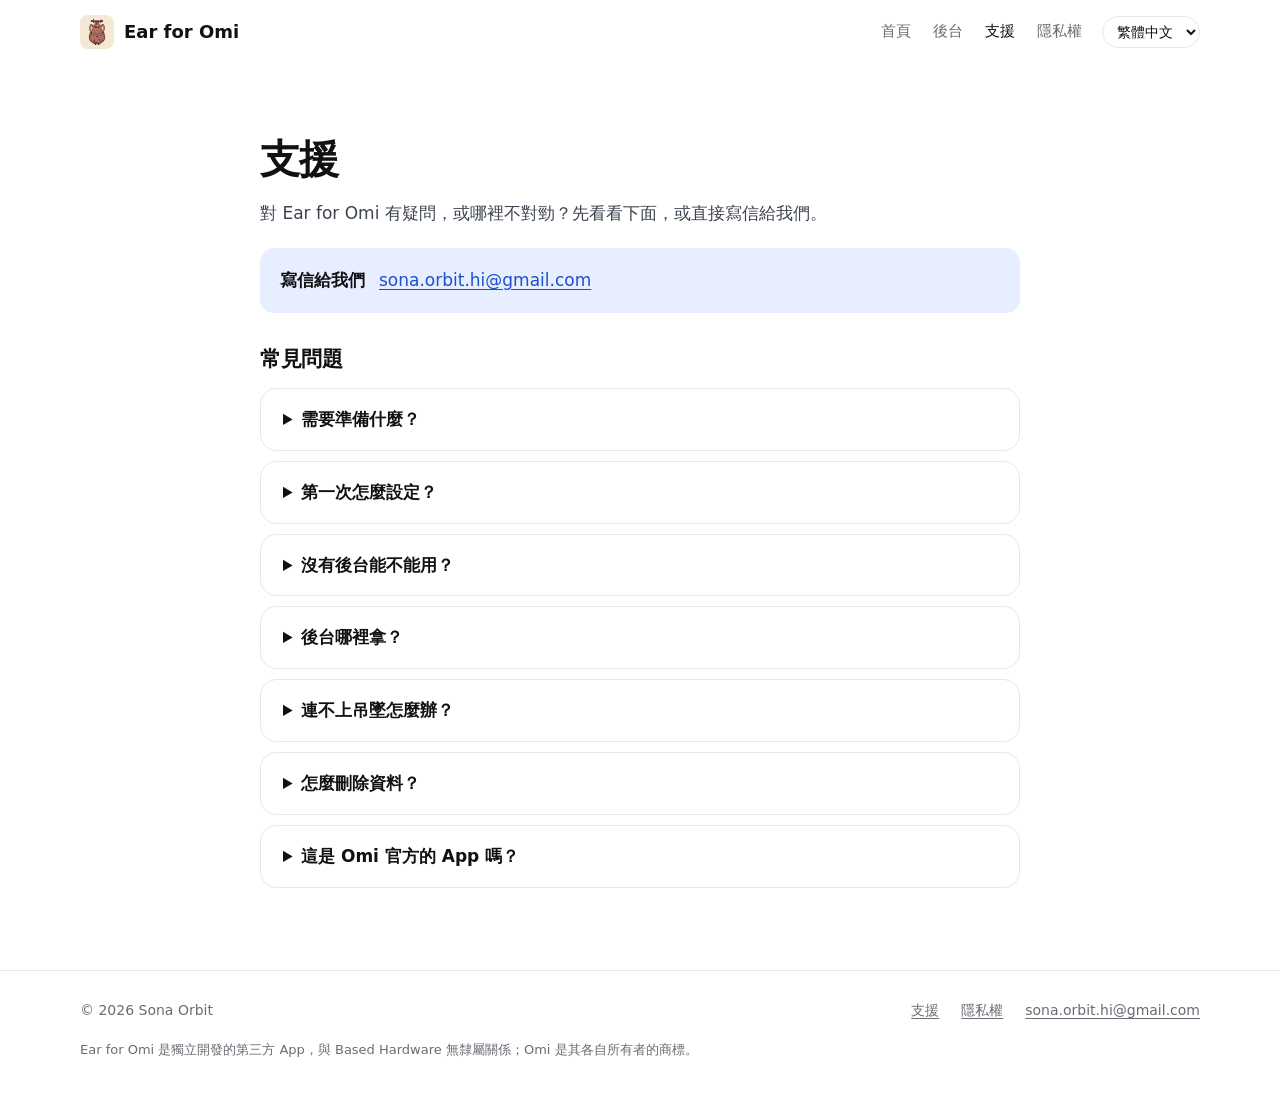
<file: zh-Hant/support/index.html>
<!doctype html>
<html lang="zh-Hant">
<head>
<meta charset="utf-8">
<script async src="https://www.googletagmanager.com/gtag/js?id=G-FJGRNJFB15"></script><script>window.dataLayer=window.dataLayer||[];function gtag(){dataLayer.push(arguments);}gtag("js",new Date());gtag("config","G-FJGRNJFB15");document.addEventListener("click",function(e){var a=e.target.closest&&e.target.closest("a[href]");if(!a)return;var h=a.href;if(/apps\.apple\.com\/|testflight\.apple\.com\//.test(h)){gtag("event","download_click",{link_url:h,link_text:(a.textContent||"").trim().slice(0,60)});}},true);</script>
<meta name="viewport" content="width=device-width,initial-scale=1">
<meta name="color-scheme" content="light">
<title>支援 — Ear for Omi</title>
<meta name="description" content="對 Ear for Omi 有疑問，或哪裡不對勁？先看看下面，或直接寫信給我們。">
<meta property="og:type" content="website">
<meta property="og:title" content="支援 — Ear for Omi">
<meta property="og:description" content="對 Ear for Omi 有疑問，或哪裡不對勁？先看看下面，或直接寫信給我們。">
<meta property="og:url" content="https://sona-orbit.github.io/ear-for-omi/zh-Hant/support/">
<meta property="og:image" content="https://sona-orbit.github.io/ear-for-omi/assets/icon.png">
<link rel="canonical" href="https://sona-orbit.github.io/ear-for-omi/zh-Hant/support/">
<link rel="alternate" hreflang="en" href="https://sona-orbit.github.io/ear-for-omi/support/"><link rel="alternate" hreflang="zh-Hant" href="https://sona-orbit.github.io/ear-for-omi/zh-Hant/support/"><link rel="alternate" hreflang="x-default" href="https://sona-orbit.github.io/ear-for-omi/support/">
<link rel="icon" href="../../assets/favicon.png">
<link rel="apple-touch-icon" href="../../assets/icon.png">
<link rel="stylesheet" href="../../assets/style.css?v=46d3cb1e">
<script>window.SITE_LOCALE='zh-Hant';window.SITE_PAGE='support/';window.SITE_ROOT='../../';</script>
<script defer src="../../assets/site.js?v=46d3cb1e"></script>
</head>
<body>
<header class="site-header"><div class="wrap nav">
<a class="brand" href="../../zh-Hant/"><img src="../../assets/icon.png" alt="" width="34" height="34"><span>Ear for Omi</span></a>
<nav class="nav-links" aria-label="主選單"><a href="../../zh-Hant/">首頁</a><a href="../../zh-Hant/backend/">後台</a><a href="../../zh-Hant/support/" aria-current="page">支援</a><a href="../../zh-Hant/privacy/">隱私權</a></nav>
<label><span class="sr-only">語言</span><select class="lang" id="language" aria-label="語言"><option value="en">English</option><option value="zh-Hant" selected>繁體中文</option></select></label>
</div></header>
<main><section><div class="wrap doc">
<h1>支援</h1><p>對 Ear for Omi 有疑問，或哪裡不對勁？先看看下面，或直接寫信給我們。</p>
<div class="contact"><b>寫信給我們</b><a href="mailto:sona.orbit.hi@gmail.com">sona.orbit.hi@gmail.com</a></div>
<h2>常見問題</h2><details><summary>需要準備什麼？</summary><p>Omi 吊墜，加上你自己的相容後台：一個錄音後端與一個「第二大腦」知識服務。Ear for Omi 不附後台。</p></details><details><summary>第一次怎麼設定？</summary><p>在電腦上打開第二大腦的後台，到「系統 → 裝置」按「新增裝置」。用 iPhone 相機掃頁面上的 QR，或在 App 設定按「掃描配對 QR」，兩個後台位址會自動帶入，這支手機也會拿到自己的金鑰，不用手打。沒有相機時可以改用手動輸入位址和 6 位數配對碼。之後在設定按「檢查連線」，哪一項不通會說明原因；通過後再解除暫停。</p></details><details><summary>沒有後台能不能用？</summary><p>不能。沒有自己的後台，App 只能看內建的示範資料。購買前請先確認你已經有後台。</p></details><details><summary>後台哪裡拿？</summary><p>後台不隨 App 提供。寫信給我們，就會收到後台的程式和安裝說明。它怎麼運作、要準備什麼，寫在「後台」頁。</p></details><details><summary>連不上吊墜怎麼辦？</summary><p>確認已允許 Ear for Omi 使用藍牙、吊墜有電，而且官方 Omi App 沒有同時佔用連線。</p></details><details><summary>怎麼刪除資料？</summary><p>刪除 App 就會清除手機上的資料。後台上的資料要到你自己的後台刪除。</p></details><details><summary>這是 Omi 官方的 App 嗎？</summary><p>不是。Ear for Omi 是獨立開發的第三方用戶端，與 Based Hardware 沒有隸屬關係。</p></details>
</div></section></main>
<footer><div class="wrap">
<div class="footer-row">
<span>© 2026 Sona Orbit</span><span class="spacer"></span>
<a href="../../zh-Hant/support/">支援</a>
<a href="../../zh-Hant/privacy/">隱私權</a>
<a href="mailto:sona.orbit.hi@gmail.com">sona.orbit.hi@gmail.com</a>
</div>
<p class="disclaimer">Ear for Omi 是獨立開發的第三方 App，與 Based Hardware 無隸屬關係；Omi 是其各自所有者的商標。</p>
</div></footer>
</body>
</html>
</file>
<file: assets/style.css>
/* Ear for Omi website. White page, near-black text, one feature a row with a small demo card. */
:root {
  --bg: #ffffff;
  --bg-2: #f5f6f8;
  --ink: #111114;
  --text: #3d4350;
  --muted: #6b6b73;
  --dim: #a9adb6;
  --line: #e6e8ee;
  --blue: #2f6bff;
  --blue-ink: #1f4fd1;
  --blue-soft: #e6eeff;
  --clay: #c8643b;
  --amber: #b7791f;
  --radius: 20px;
  color-scheme: light;
}

* { box-sizing: border-box; }
html { -webkit-text-size-adjust: 100%; scroll-behavior: smooth; }
body {
  margin: 0;
  background: var(--bg);
  color: var(--ink);
  font: 17px/1.7 system-ui, -apple-system, "SF Pro Text", "PingFang TC", "Noto Sans TC", "Microsoft JhengHei", sans-serif;
  overflow-x: hidden;
  -webkit-font-smoothing: antialiased;
}
img { max-width: 100%; height: auto; display: block; }
a { color: var(--blue-ink); text-underline-offset: 3px; }
a:hover { color: var(--blue); }
:focus-visible { outline: 2px solid var(--blue); outline-offset: 3px; border-radius: 6px; }
.wrap { width: min(1120px, 100% - 40px); margin: 0 auto; }
.wrap.narrow, .wrap.doc { width: min(760px, 100% - 40px); }
.sr-only { position: absolute; width: 1px; height: 1px; overflow: hidden; clip: rect(0 0 0 0); }
.center { text-align: center; margin-left: auto; margin-right: auto; }
ul, ol { margin: 0; padding: 0; list-style: none; }
q { quotes: "「" "」"; }
html[lang="en"] q { quotes: "“" "”"; }

/* header */
.site-header { position: sticky; top: 0; z-index: 10; background: rgba(255, 255, 255, 0.86); backdrop-filter: blur(14px); -webkit-backdrop-filter: blur(14px); border-bottom: 1px solid transparent; }
.nav { display: flex; align-items: center; gap: 20px; height: 64px; }
.brand { display: flex; align-items: center; gap: 10px; font-weight: 700; font-size: 18px; color: var(--ink); text-decoration: none; white-space: nowrap; }
.brand img { width: 34px; height: 34px; border-radius: 8px; }
.nav-links { display: flex; gap: 22px; margin-left: auto; }
.nav-links a { text-decoration: none; color: var(--muted); font-size: 15px; white-space: nowrap; }
.nav-links a[aria-current="page"], .nav-links a:hover { color: var(--ink); }
.lang { font: inherit; font-size: 14px; color: var(--ink); background: var(--bg); border: 1px solid var(--line); border-radius: 999px; padding: 6px 10px; }

/* buttons */
.button { display: inline-flex; align-items: center; gap: 10px; background: var(--ink); color: #fff; text-decoration: none; font-weight: 600; padding: 14px 26px; border-radius: 999px; }
.button:hover { background: #2a2a31; color: #fff; }
.button svg { width: 20px; height: 20px; fill: currentColor; flex: none; }
.button.soon { background: var(--bg-2); color: var(--muted); border: 1.5px dashed #c9cfdb; cursor: default; }
.button-note { color: var(--muted); font-size: 14px; margin: 14px 0 0; }
.ghost { display: inline-block; margin-top: 6px; font-weight: 600; text-decoration: none; border: 1.5px solid currentColor; border-radius: 999px; padding: 10px 20px; }

/* hero */
.hero { padding: 96px 0 72px; text-align: center; }
.pill { display: inline-flex; align-items: center; gap: 8px; margin: 0 0 30px; padding: 6px 14px 6px 8px; border-radius: 999px; background: var(--blue-soft); color: var(--blue-ink); font-size: 14px; font-weight: 600; }
.pill img { width: 22px; height: 22px; border-radius: 6px; }
h1 { font-size: clamp(38px, 6.6vw, 82px); line-height: 1.12; margin: 0 auto 26px; letter-spacing: -0.025em; font-weight: 800; max-width: 15em; text-wrap: balance; }
h1 .dim { display: block; color: var(--dim); }
h1 .nb { display: inline-block; }
.lead { font-size: clamp(17px, 1.7vw, 20px); color: var(--text); margin: 0 auto 34px; max-width: 34em; text-wrap: pretty; }

/* sections */
section { padding: 72px 0; }
h2 { font-size: clamp(28px, 3.8vw, 44px); line-height: 1.2; margin: 0 0 12px; letter-spacing: -0.015em; text-wrap: balance; }
h2.big { font-size: clamp(32px, 4.8vw, 58px); }
h3 { font-size: 19px; margin: 0 0 6px; }
.section-lead { color: var(--muted); margin: 0 auto 40px; max-width: 38em; text-wrap: pretty; }

/* before you buy */
#must { padding-top: 0; }
.must-box { background: #fff6e5; border: 1px solid #f2dfb8; border-radius: 28px; padding: 36px 40px; }
.must-box h2 { font-size: clamp(22px, 2.6vw, 30px); }
.must { margin: 22px 0 0; display: grid; grid-template-columns: repeat(2, 1fr); gap: 16px; }
.must li { display: flex; gap: 14px; background: #fff; border-radius: 18px; padding: 22px; }
.must .num { flex: none; width: 34px; height: 34px; border-radius: 50%; background: var(--amber); color: #fff; font-weight: 700; display: grid; place-items: center; }
.must b { display: block; font-size: 18px; color: var(--ink); margin-bottom: 4px; }
.must span { color: var(--text); }
.must-note { margin: 18px 0 0; font-weight: 600; color: #8a5a0b; }

/* the same day, two ways */
.compare { display: grid; grid-template-columns: 1fr auto 1fr; gap: 22px; align-items: center; }
.cmp { border-radius: 28px; padding: 30px 30px 26px; height: 100%; }
.cmp h3 { font-size: 15px; font-weight: 600; letter-spacing: .02em; margin-bottom: 16px; }
.cmp li { display: flex; gap: 12px; align-items: baseline; padding: 11px 0; border-top: 1px solid rgba(17, 17, 20, .07); }
.cmp li:first-child { border-top: 0; }
.cmp.raw { background: var(--bg-2); color: var(--muted); }
.cmp.raw h3 { color: var(--muted); }
.cmp.raw time { flex: none; font-variant-numeric: tabular-nums; font-size: 14px; color: var(--dim); width: 3.2em; }
.cmp.raw span { font-size: 16px; }
.cmp.tidy { background: linear-gradient(160deg, #eaf1ff, #f4f0ff); }
.cmp.tidy h3 { color: var(--blue-ink); }
.cmp.tidy li { align-items: center; border-top-color: rgba(47, 107, 255, .12); }
.cmp.tidy .emoji { flex: none; width: 36px; height: 36px; border-radius: 11px; background: #fff; display: grid; place-items: center; font-size: 18px; }
.cmp-arrow { width: 46px; height: 46px; border-radius: 50%; background: var(--ink); color: #fff; display: grid; place-items: center; }
.ic { width: 22px; height: 22px; fill: none; stroke: currentColor; stroke-width: 1.8; stroke-linecap: round; stroke-linejoin: round; flex: none; }

/* one feature a row */
.group-bat { width: 56px; height: 56px; border-radius: 15px; margin: 0 auto 18px; box-shadow: 0 10px 26px rgba(20, 26, 38, .14); }
.row { display: grid; grid-template-columns: 5fr 7fr; gap: 56px; align-items: center; margin-top: 64px; --ac: var(--blue); --a: #dfe9ff; --b: #eaf6ff; }
.row-text h3 { font-size: clamp(26px, 3vw, 38px); line-height: 1.2; letter-spacing: -0.015em; margin: 14px 0 12px; text-wrap: balance; }
.row-text p { color: var(--text); margin: 0; max-width: 24em; text-wrap: pretty; }
.tag { display: inline-block; font-size: 13px; font-weight: 700; color: var(--ac); background: color-mix(in srgb, var(--ac) 12%, #fff); border-radius: 8px; padding: 3px 10px; }
.c-points { --ac: #1f8a4c; --a: #dcf5e4; --b: #f3f7d6; }
.c-jump { --ac: #6b4fd8; --a: #e8e2ff; --b: #f8e8ff; }
.c-recap { --ac: #a86a12; --a: #ffedcf; --b: #ffe2d4; }
.c-todo { --ac: #c8643b; --a: #ffe3d4; --b: #fff0d9; }
.c-recurring { --ac: #0f8585; --a: #d7f4f0; --b: #e5f0ff; }
.c-memory { --ac: #bf4580; --a: #ffe0eb; --b: #f1e6ff; }

.demo { border-radius: 36px; padding: 44px; min-height: 400px; display: flex; flex-direction: column; justify-content: center; gap: 12px; font-size: 16px; line-height: 1.55;
  background: radial-gradient(circle at 16% 12%, var(--a), transparent 58%), radial-gradient(circle at 88% 92%, var(--b), transparent 58%), #f6f7f9; }
.demo p { margin: 0; }
.bubble { align-self: flex-start; max-width: 84%; background: #fff; border-radius: 6px 20px 20px 20px; padding: 11px 16px 12px; box-shadow: 0 8px 26px rgba(20, 26, 38, .09); }
.bubble.mine { align-self: flex-end; border-radius: 20px 6px 20px 20px; }
.bubble .who, .lines .who { display: block; font-size: 12px; font-weight: 700; color: var(--ac); }
.bubble.tap { display: flex; gap: 12px; align-items: center; border-radius: 20px; outline: 2px solid color-mix(in srgb, var(--ac) 40%, transparent); }
.playdot { flex: none; width: 34px; height: 34px; border-radius: 50%; display: grid; place-items: center; background: color-mix(in srgb, var(--ac) 14%, #fff); color: var(--ac); }
.playdot .ic { width: 15px; height: 15px; margin-left: 2px; }
.playdot.on { background: var(--ac); color: #fff; }
.result { margin: 10px 0 0 9%; display: flex; gap: 12px; align-items: flex-start; background: rgba(255, 255, 255, .7); border: 1px solid #fff; border-radius: 22px; padding: 18px 20px; backdrop-filter: blur(8px); -webkit-backdrop-filter: blur(8px); }
.result b { display: block; font-size: 17px; line-height: 1.4; }
.result p { color: var(--text); margin-top: 4px; }
.bat { flex: none; width: 28px; height: 28px; border-radius: 8px; }
.meta { display: block; font-size: 13px; color: var(--muted); margin-top: 6px; }
.kind { display: inline-block; font-size: 12px; font-weight: 700; color: var(--ac); margin-bottom: 2px; }
.result.topic .emoji { display: grid; place-items: center; width: 40px; height: 40px; border-radius: 12px; background: #fff; font-size: 21px; margin-bottom: 8px; }
.points ul { display: grid; gap: 16px; }
.points q { display: block; font-size: 15px; color: var(--text); border-left: 3px solid color-mix(in srgb, var(--ac) 45%, #fff); padding-left: 10px; margin-top: 6px; }
.points .by { font-size: 13px; color: var(--muted); padding-left: 13px; }
.result.player { flex-direction: column; gap: 14px; align-items: stretch; }
.bar { display: flex; align-items: center; gap: 12px; }
.track { flex: 1; height: 6px; border-radius: 3px; background: rgba(17, 17, 20, .1); overflow: hidden; }
.track i { display: block; width: 38%; height: 100%; background: var(--ac); border-radius: 3px; }
.time { font-size: 14px; font-variant-numeric: tabular-nums; color: var(--muted); }
.lines { display: grid; gap: 4px; }
.lines li { font-size: 15px; color: var(--muted); padding: 6px 10px; border-radius: 12px; }
.lines li.now { color: var(--ink); background: color-mix(in srgb, var(--ac) 13%, #fff); }
.result.recap { flex-wrap: wrap; }
.recap .head { flex: 1; min-width: 0; }
.minis { flex-basis: 100%; display: grid; grid-template-columns: repeat(3, 1fr); gap: 10px; margin-top: 6px; }
.mini { background: #fff; border-radius: 16px; padding: 12px 14px; }
.mini li { font-size: 14px; line-height: 1.5; color: var(--text); margin-top: 6px; }
.ring { flex: none; width: 24px; height: 24px; border-radius: 50%; border: 2px solid var(--dim); margin-top: 1px; }
.due { display: inline-flex; align-items: center; gap: 6px; font-size: 14px; color: var(--amber); margin-top: 6px; }
.due .ic { width: 16px; height: 16px; }
.result.recurring { flex-direction: column; margin-left: 0; }
.shelf { display: inline-flex; align-items: center; gap: 6px; font-size: 13px; font-weight: 700; color: var(--ac); }
.shelf .ic { width: 16px; height: 16px; }
.chips { display: flex; flex-wrap: wrap; gap: 8px; margin-top: 10px; }
.chip { font-size: 13px; font-weight: 600; color: var(--ac); background: color-mix(in srgb, var(--ac) 12%, #fff); border-radius: 999px; padding: 4px 12px; }
.avatar { flex: none; width: 40px; height: 40px; border-radius: 50%; display: grid; place-items: center; background: color-mix(in srgb, var(--ac) 16%, #fff); color: var(--ac); font-weight: 700; }
.rel { font-size: 13px; font-weight: 600; color: var(--muted); margin-left: 8px; }

/* smaller features */
.tiles { display: grid; grid-template-columns: repeat(3, 1fr); gap: 18px; margin-top: 36px; }
.tiles li { background: var(--bg-2); border-radius: 28px; padding: 28px 26px 26px; }
.tile-ic { width: 48px; height: 48px; border-radius: 15px; background: #fff; display: grid; place-items: center; color: var(--blue); margin-bottom: 18px; }
.tiles b { display: block; font-size: 18px; margin-bottom: 4px; }
.tiles li > span:last-child { color: var(--text); font-size: 15.5px; }

/* privacy */
.privacy-panel { border-radius: 36px; padding: 52px 56px; background: radial-gradient(circle at 12% 0%, #dfe9ff, transparent 55%), radial-gradient(circle at 100% 100%, #efe6ff, transparent 55%), #f3f6fc; }
.privacy-panel ul { display: grid; grid-template-columns: repeat(3, 1fr); gap: 28px; margin: 30px 0 0; }
.privacy-panel li { display: flex; gap: 14px; }
.privacy-panel li .ic { width: 28px; height: 28px; color: var(--blue); margin-top: 2px; }
.privacy-panel li b { display: block; font-size: 18px; margin-bottom: 2px; }
.privacy-panel li span { color: var(--text); font-size: 15.5px; }
.privacy-panel p { margin: 30px 0 0; }

/* real screens */
.screens { display: grid; grid-template-columns: repeat(3, 1fr); gap: 26px; }
.screens figure { margin: 0; }
.screen { border-radius: 30px; overflow: hidden; border: 1px solid var(--line); background: var(--bg-2); aspect-ratio: 3 / 4.2; box-shadow: 0 18px 44px rgba(20, 30, 60, .08); }
.screen img { width: 100%; margin-top: -9%; }
.screens figcaption { margin-top: 14px; font-size: 15px; color: var(--muted); text-align: center; }

/* backend */
.backend-box { background: #f6f1e7; color: #3a2e22; border-radius: 32px; padding: 42px 44px; }
.backend-box h2 { font-size: clamp(24px, 2.8vw, 32px); }
.backend-box p { color: #5b4a39; margin: 0 0 20px; }
.backend-box .ghost { color: var(--clay); }

details { border: 1px solid var(--line); border-radius: 16px; padding: 16px 22px; margin-bottom: 10px; background: var(--bg); }
summary { cursor: pointer; font-weight: 600; }
details p { color: var(--text); margin: 10px 0 2px; }
#faq h2 { margin-bottom: 26px; }
#faq p.center { margin-top: 22px; }

/* closing card */
.cta-card { text-align: center; border-radius: 40px; padding: 68px 32px 60px; background: radial-gradient(circle at 15% 10%, #dfe9ff, transparent 55%), radial-gradient(circle at 90% 95%, #ffe7d8, transparent 55%), #f5f6f8; }
.cta-card img { width: 72px; height: 72px; border-radius: 18px; margin: 0 auto 22px; box-shadow: 0 12px 30px rgba(20, 26, 38, .16); }
.cta-card h2 { max-width: 16em; margin: 0 auto 10px; }
.cta-card > p:not(.button-note) { color: var(--text); margin: 0 0 28px; }

/* text pages */
.doc h1 { font-size: clamp(30px, 4vw, 40px); margin: 0 0 8px; text-align: left; max-width: none; letter-spacing: -0.015em; }
.doc h2 { font-size: 21px; margin: 34px 0 8px; }
.doc p, .doc li { color: var(--text); }
.doc ul { padding-left: 1.2em; list-style: disc; }
.doc li { margin: 8px 0; }
.doc li b { color: var(--ink); }
.updated { color: var(--muted); font-size: 14px; margin: 0 0 22px; }
.contact { display: flex; flex-wrap: wrap; align-items: baseline; gap: 6px 14px; background: var(--blue-soft); border-radius: 14px; padding: 18px 20px; margin: 20px 0 8px; }
.doc details:first-of-type { margin-top: 16px; }

footer { border-top: 1px solid var(--line); padding: 28px 0 40px; color: var(--muted); font-size: 14px; }
.footer-row { display: flex; flex-wrap: wrap; gap: 10px 22px; align-items: center; }
.footer-row a { color: var(--muted); }
.footer-row .spacer { flex: 1; }
.disclaimer { margin: 16px 0 0; font-size: 13px; }

@media (max-width: 900px) {
  .hero { padding: 56px 0 48px; }
  section { padding: 52px 0; }
  .must { grid-template-columns: 1fr; }
  .must-box { padding: 28px 22px; }
  .compare { grid-template-columns: 1fr; }
  .cmp-arrow { margin: 0 auto; transform: rotate(90deg); }
  .row { grid-template-columns: 1fr; gap: 24px; margin-top: 52px; }
  .demo { padding: 26px 20px; min-height: 0; border-radius: 28px; }
  .result { margin-left: 5%; }
  .minis { grid-template-columns: 1fr; }
  .tiles { grid-template-columns: repeat(2, 1fr); }
  .privacy-panel { padding: 34px 26px; border-radius: 28px; }
  .privacy-panel ul { grid-template-columns: 1fr; gap: 20px; }
  .screens { grid-template-columns: 1fr; max-width: 340px; margin: 0 auto; }
  .screen { aspect-ratio: 3 / 3.4; }
  .backend-box { padding: 30px 24px; }
  .cta-card { padding: 48px 22px 44px; border-radius: 30px; }
}
@media (max-width: 600px) {
  .nav { gap: 12px; }
  .nav-links { gap: 14px; }
  .nav-links a { font-size: 14px; }
  .brand span { display: none; }
  .tiles { grid-template-columns: 1fr; }
}

html[lang="en"] .minis { grid-template-columns: 1fr; }
section { scroll-margin-top: 72px; }

/* backend: summary on the home page */
.chain { display: flex; flex-wrap: wrap; gap: 8px 6px; margin: 0 0 22px; }
.chain li { display: inline-flex; align-items: center; gap: 6px; font-size: 14px; font-weight: 600; color: #3a2e22; background: #fffdf8; border-radius: 999px; padding: 6px 14px; }
.chain li + li::before { content: "→"; color: var(--clay); margin-left: -30px; margin-right: 14px; font-weight: 700; }
.chain li + li { margin-left: 24px; }
.ghost.solid { background: var(--clay); color: #fff; border-color: var(--clay); margin-right: 10px; }
.ghost.solid:hover { background: #b25630; color: #fff; }
.mail-plain { display: inline-block; margin-left: 4px; color: #8c7b66; font-size: 15px; }

/* backend page */
.hero.sub { padding: 80px 0 40px; }
.hero.sub h1 { font-size: clamp(34px, 5.4vw, 66px); }
.arch { display: grid; grid-template-columns: 1fr auto 1.15fr auto 2.5fr auto 1fr; gap: 0; align-items: stretch; margin-top: 40px; }
.arch-col { background: var(--bg-2); border-radius: 28px; padding: 22px 18px 20px; }
.arch-col.outside { background: transparent; border: 1.5px dashed #cfd4de; }
.arch-col h3 { font-size: 18px; margin: 0; }
.arch-col .sub { display: block; font-size: 13px; color: var(--muted); margin-bottom: 14px; }
.arch-card { background: #fff; border-radius: 18px; padding: 14px 16px; border: 1px solid var(--line); }
.arch-card b { display: block; font-size: 16px; margin-bottom: 8px; }
.arch-card li { font-size: 14px; line-height: 1.5; color: var(--text); padding: 6px 0; border-top: 1px solid var(--line); }
.arch-card li:first-child { border-top: 0; padding-top: 0; }
.arch-card.rec { border-top: 4px solid var(--clay); }
.arch-card.rec b { color: var(--clay); }
.arch-card.brain { border-top: 4px solid var(--blue); }
.arch-card.brain b { color: var(--blue-ink); }
.arch-pair { display: grid; grid-template-columns: 1fr auto 1fr; align-items: stretch; }
.arch-link { display: flex; flex-direction: column; align-items: center; justify-content: center; gap: 6px; width: 62px; color: var(--muted); font-size: 12px; font-weight: 600; text-align: center; }
.arch-link::after { content: ""; width: 34px; height: 10px; background: currentColor; clip-path: polygon(0 40%, 72% 40%, 72% 0, 100% 50%, 72% 100%, 72% 60%, 0 60%); }
.arch-link.in { width: 54px; color: var(--blue-ink); }
.arch-folder { display: inline-flex; align-items: center; gap: 8px; margin: 14px 0 0; float: right; font-size: 14px; font-weight: 600; color: var(--blue-ink); background: #fff; border: 1px solid var(--line); border-radius: 999px; padding: 6px 14px; }
.folder-ic { width: 18px; height: 18px; }
.arch-note { display: flex; align-items: center; justify-content: center; gap: 10px; margin: 26px auto 0; max-width: 46em; color: var(--blue-ink); font-weight: 600; text-align: center; }
.arch-note .ic { transform: rotate(180deg); flex: none; }
.cards.two { display: grid; grid-template-columns: repeat(2, 1fr); gap: 18px; }
.cards.two .card { background: var(--bg-2); border-radius: 28px; padding: 28px 26px; }
.cards.two .card p { margin: 0; color: var(--text); }
.tree { display: flex; flex-wrap: wrap; gap: 8px; margin-top: 16px; }
.tree li { font: 13.5px/1.4 ui-monospace, SFMono-Regular, Menlo, monospace; background: #fff; border: 1px solid var(--line); border-radius: 10px; padding: 5px 10px; color: var(--text); }
.points { margin: 26px auto 0; max-width: 44em; display: grid; gap: 10px; }
.points li { position: relative; padding-left: 26px; color: var(--text); }
.points li::before { content: ""; position: absolute; left: 4px; top: .62em; width: 8px; height: 8px; border-radius: 50%; background: var(--blue); }
.needs { display: grid; gap: 12px; margin-top: 30px; }
.needs li { display: flex; gap: 16px; border: 1px solid var(--line); border-radius: 20px; padding: 20px 22px; }
.needs .num { flex: none; width: 34px; height: 34px; border-radius: 50%; background: var(--ink); color: #fff; font-weight: 700; display: grid; place-items: center; }
.needs b { display: block; font-size: 18px; margin-bottom: 2px; }
.needs span { color: var(--text); }
@media (max-width: 1000px) {
  .arch { grid-template-columns: 1fr; }
  .arch-link { flex-direction: row; width: auto; height: 46px; }
  .arch-link::after { transform: rotate(90deg); width: 26px; }
  .arch-pair { grid-template-columns: 1fr; }
  .arch-link.in { width: auto; }
  .cards.two { grid-template-columns: 1fr; }
  .hero.sub { padding: 52px 0 24px; }
}
@media (max-width: 600px) {
  .nav-links { gap: 12px; }
  .chain li + li { margin-left: 22px; }
}

/* backend page diagrams (after the earlier internal ones): lead with coloured keywords, role cards, big diagram card */
.k-c { color: var(--clay); } .k-b { color: var(--blue-ink); }
.map-lead { max-width: 46em; margin: 0 auto 30px; text-align: center; font-size: clamp(17px, 1.6vw, 19px); color: var(--text); text-wrap: pretty; }
.map-lead b { font-weight: 700; }
.roles { display: grid; grid-template-columns: repeat(4, 1fr); gap: 14px; margin-bottom: 22px; }
.roles li { display: flex; gap: 12px; align-items: center; border: 1px solid var(--line); border-radius: 18px; padding: 14px 16px; }
.role-ic { flex: none; width: 40px; height: 40px; border-radius: 12px; display: grid; place-items: center; background: color-mix(in srgb, currentColor 12%, #fff); }
.roles li.k-c .role-ic { color: var(--clay); } .roles li.k-b .role-ic { color: var(--blue); }
.roles b { display: block; font-size: 16px; color: var(--ink); }
.roles li div span { font-size: 13.5px; color: var(--muted); line-height: 1.45; display: block; }
.diagram { border: 1px solid var(--line); border-radius: 30px; padding: 28px; background: #fff; box-shadow: 0 18px 50px rgba(20, 30, 60, .06); }
.diagram + .cards { margin-top: 24px; }
.diagram svg { display: block; width: 100%; height: auto; }
.diagram-m { display: none; }
.arch-svg .node { cursor: pointer; outline: none; }
.arch-svg .node, .arch-svg .edge { transition: opacity .18s ease; }
.arch-svg.focus .node:not(.on), .arch-svg.focus .edge:not(.on) { opacity: .14; }
.arch-svg .node:focus-visible rect { stroke-width: 3.5; }
.legend { display: flex; flex-wrap: wrap; align-items: center; gap: 8px 22px; margin-top: 20px; font-size: 13.5px; color: var(--muted); }
.lg::before { content: ""; display: inline-block; width: 26px; height: 3px; border-radius: 2px; background: currentColor; vertical-align: middle; margin-right: 8px; }
.lg.c::before { color: var(--clay); } .lg.b::before { color: var(--blue); } .lg.g::before { color: #8a8f9c; }
.lg.d::before { height: 12px; width: 18px; background: none; border: 1.5px dashed #c9cfdb; border-radius: 4px; }
.legend .hint { margin-left: auto; }
.show-all { font: inherit; font-size: 13.5px; font-weight: 600; color: #fff; background: var(--clay); border: 0; border-radius: 999px; padding: 6px 14px; cursor: pointer; }
/* narrow screens: the stacked versions */
.diagram-m.arch { grid-template-columns: 1fr; margin-top: 0; }
.arch-card .name { font-size: 16px; }
.arch-card ul li { display: grid; grid-template-columns: 6.2em 1fr; gap: 10px; }
html[lang="en"] .arch-card ul li { grid-template-columns: 8.4em 1fr; }
.arch-card ul li b { display: inline; font-size: 14px; margin: 0; color: var(--ink); }
.arch-card ul li span { color: var(--muted); }
.arch-link.clay { color: var(--clay); }
.arch-col .gap { height: 12px; }
.diagram-m .arch-folder { float: none; display: flex; gap: 10px; margin-top: 12px; border-radius: 14px; background: var(--blue-soft); border: 0; font-weight: 400; }
.flow h4 { margin: 0 0 10px; font-size: 13px; color: var(--muted); font-weight: 600; }
.flow-chips { display: grid; gap: 8px; }
.flow-chips li { border: 1px solid var(--line); border-radius: 12px; padding: 9px 14px; }
.flow-chips li b { display: block; font-size: 14.5px; }
.flow-chips li span { font-size: 13px; color: var(--muted); }
.flow-chips.kinds { grid-template-columns: repeat(2, 1fr); }
.flow-chips.kinds li { background: var(--blue-soft); border: 0; border-radius: 999px; text-align: center; color: var(--blue-ink); }
.flow-brain { background: var(--blue); color: #fff; border-radius: 18px; padding: 16px; text-align: center; }
.flow-brain b { display: block; font-size: 19px; } .flow-brain span { font-size: 13px; color: #dbe6ff; }
.flow-down { height: 34px; background: linear-gradient(#a9c1ff, #a9c1ff) center / 2px 100% no-repeat; position: relative; }
.flow-down::after { content: ""; position: absolute; left: 50%; bottom: 0; transform: translateX(-50%); border: 6px solid transparent; border-top-color: #a9c1ff; border-bottom: 0; }
@media (max-width: 1000px) {
  .diagram { padding: 16px; border-radius: 24px; }
  .diagram-d { display: none; }
  .diagram-m { display: block; }
  .diagram-m.arch { display: grid; }
  .roles { grid-template-columns: repeat(2, 1fr); }
  .legend .hint, .show-all { display: none; }
}
@media (max-width: 600px) { .roles { grid-template-columns: 1fr; } }
.wrap.wide { width: min(1320px, 100% - 40px); }
.wrap.wide .cards.two, .wrap.wide .points, .wrap.wide .roles { max-width: 1120px; margin-left: auto; margin-right: auto; }
.arch-card.rec ul li b, .arch-card.brain ul li b { color: var(--ink); }
</file>
